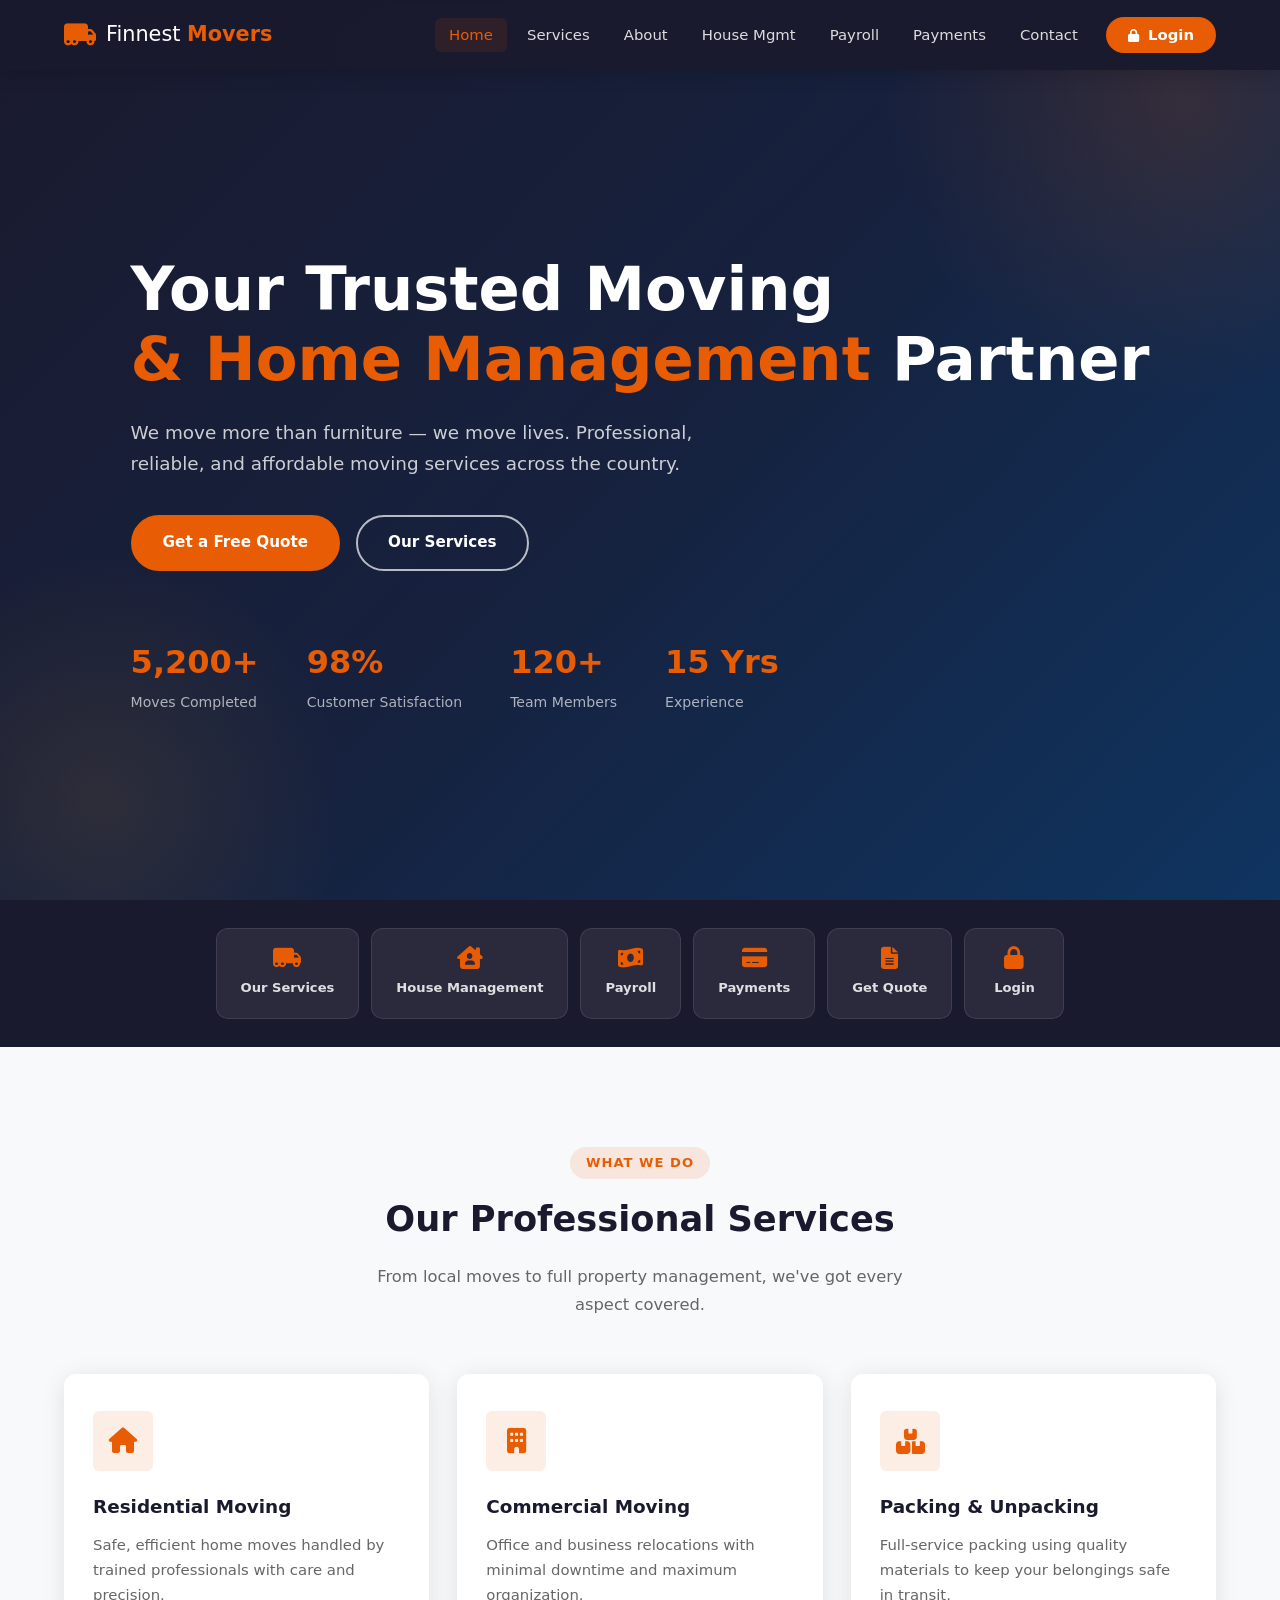
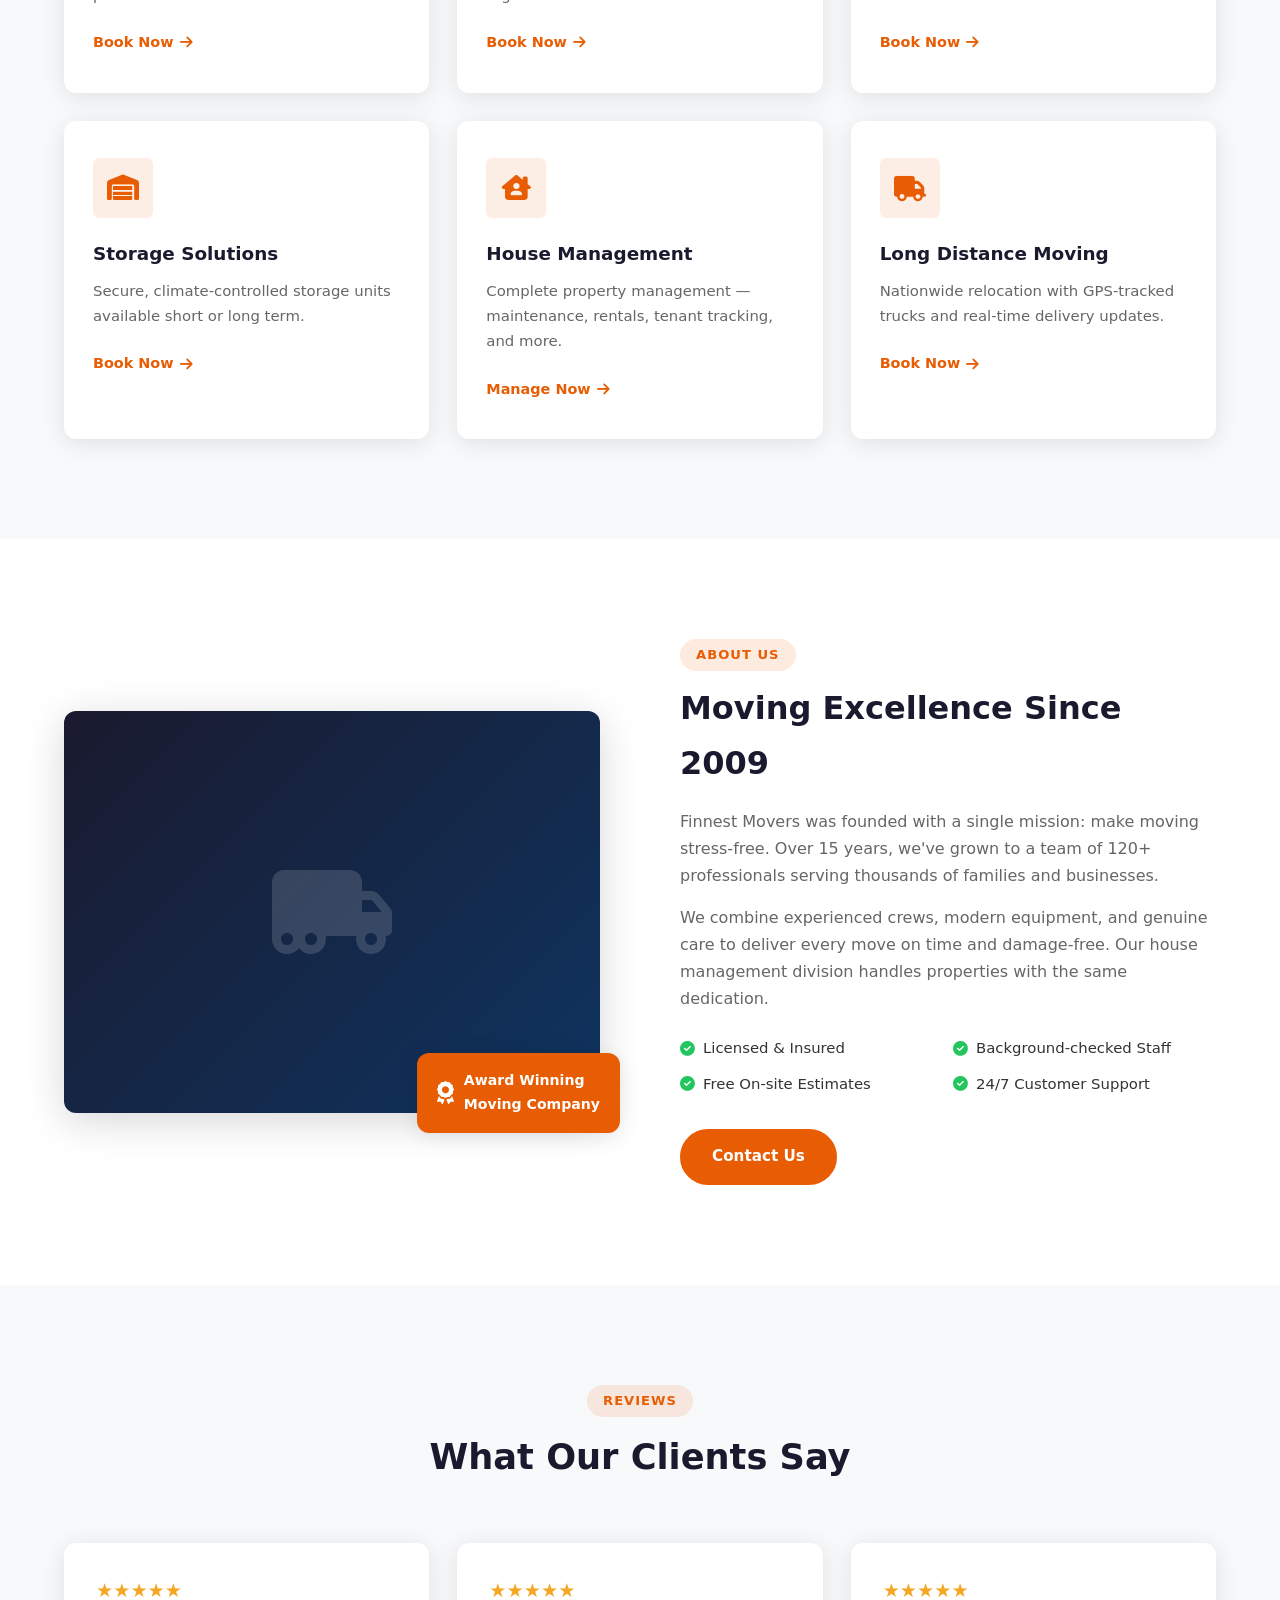
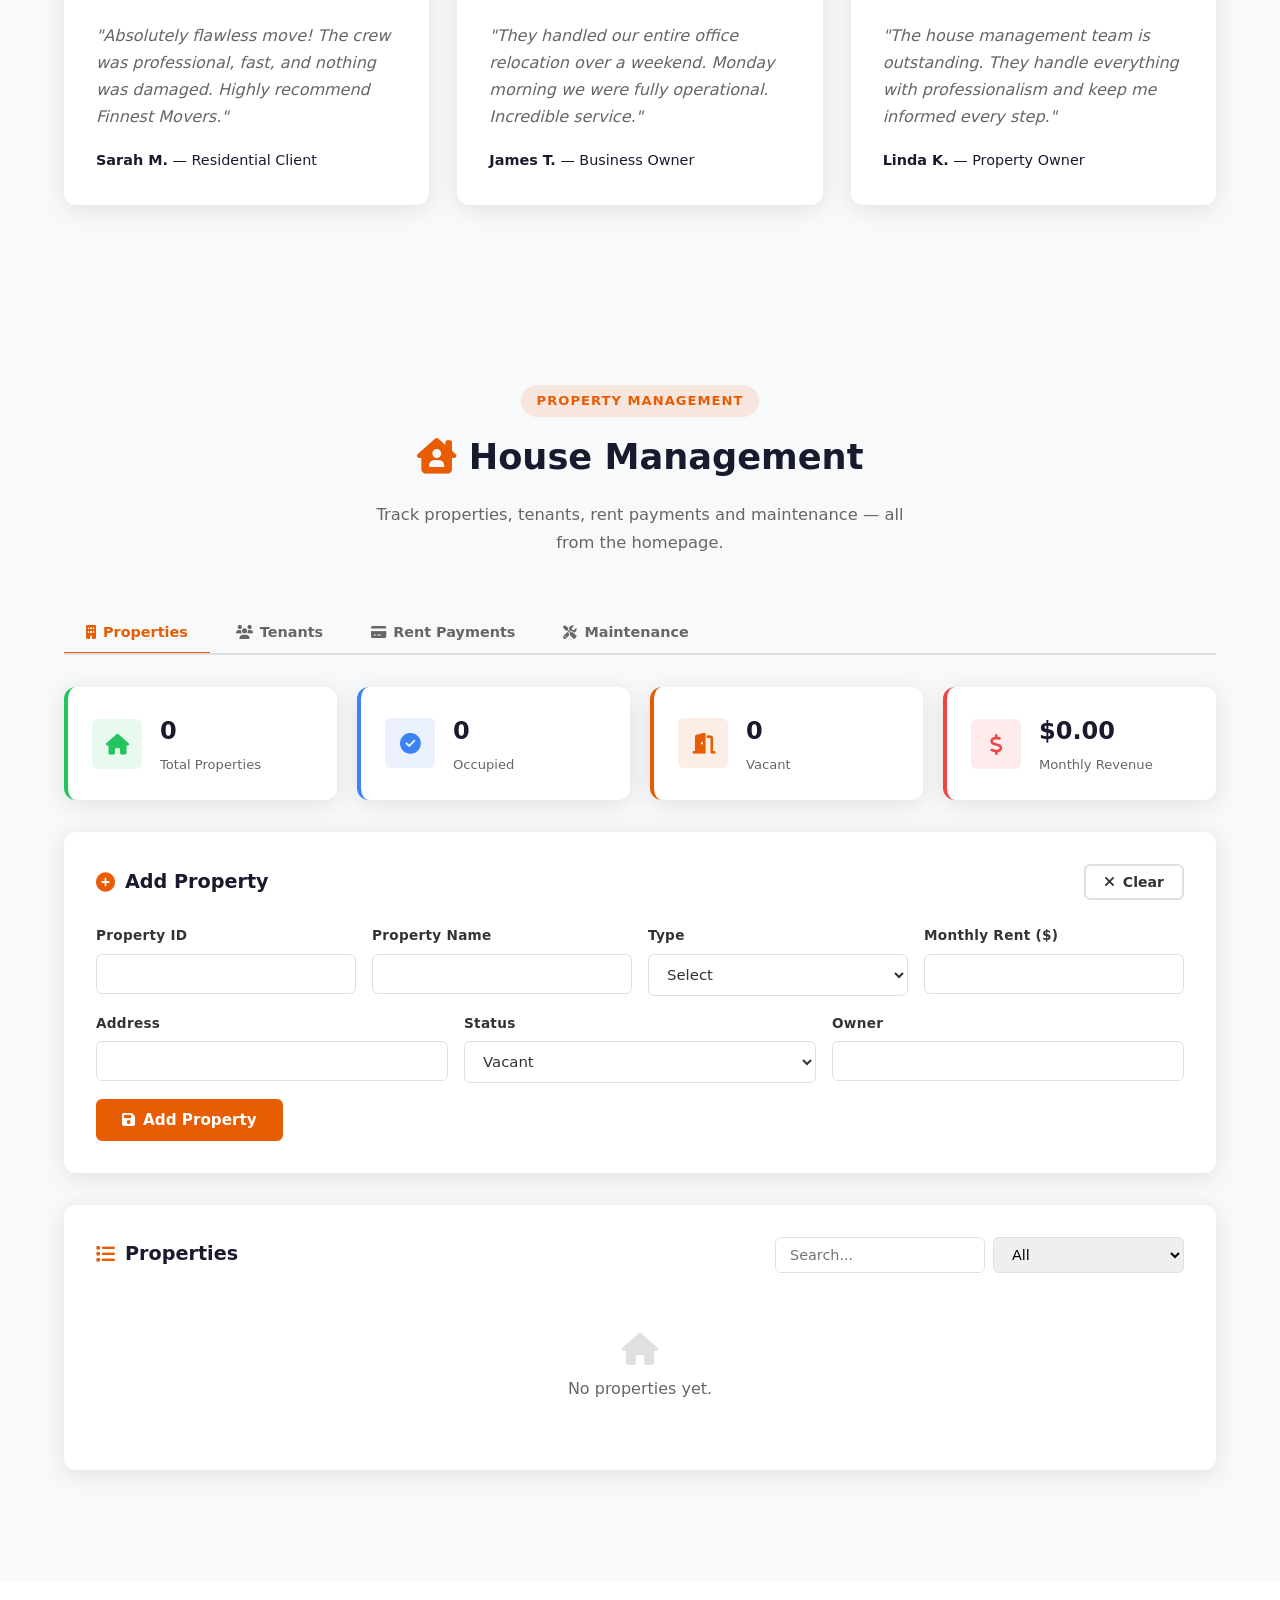
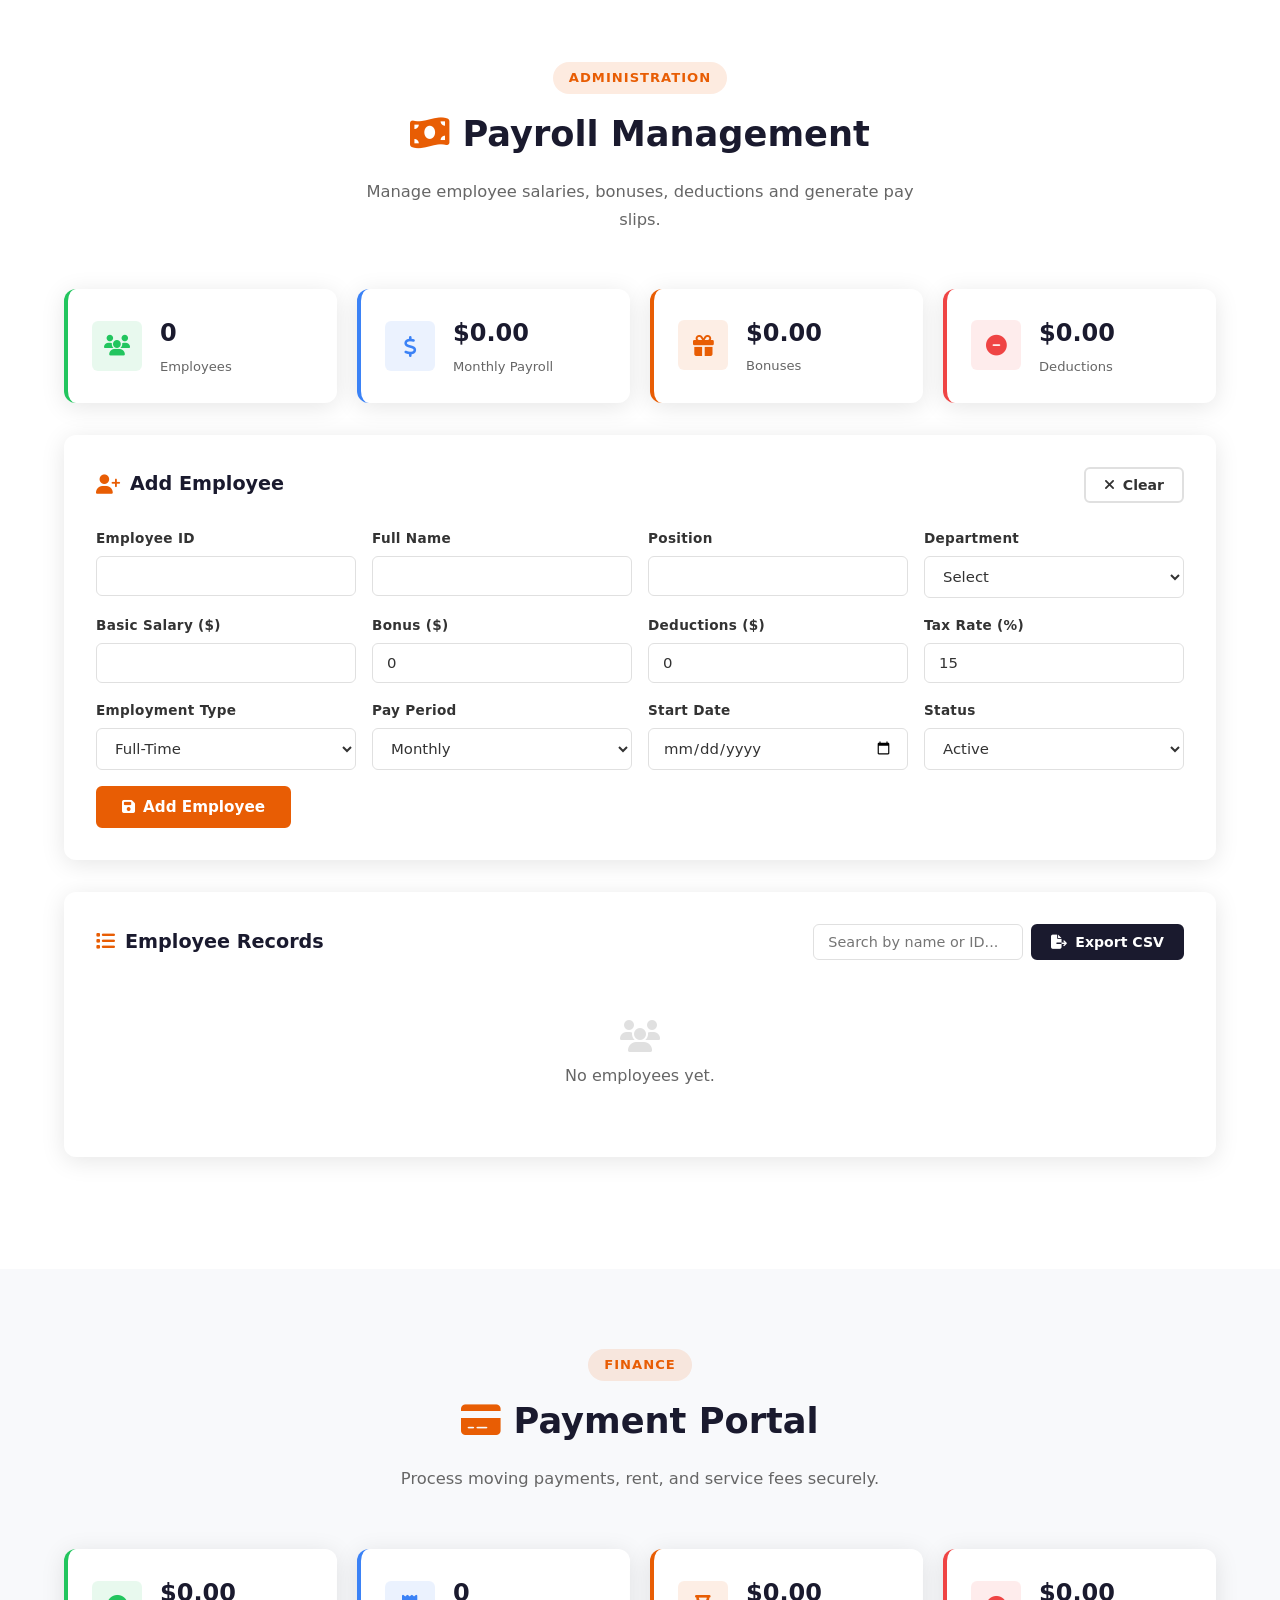
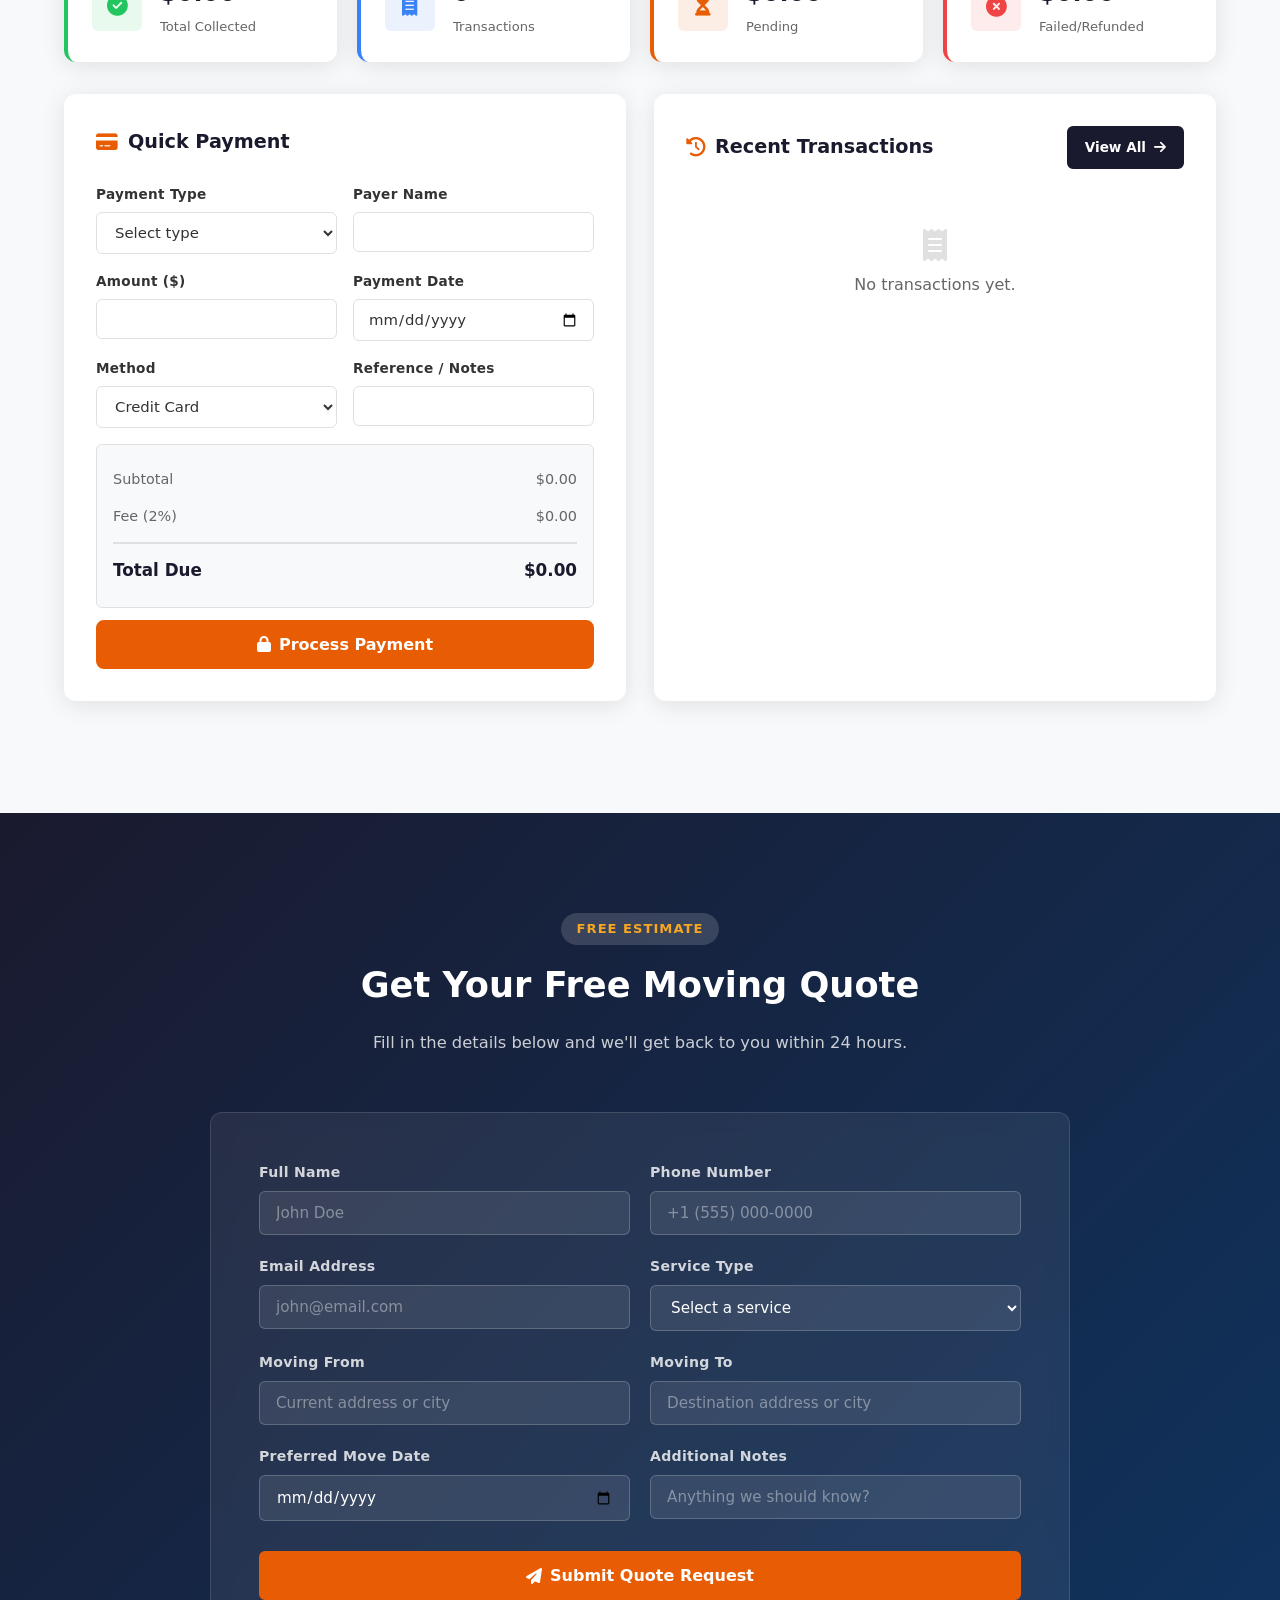
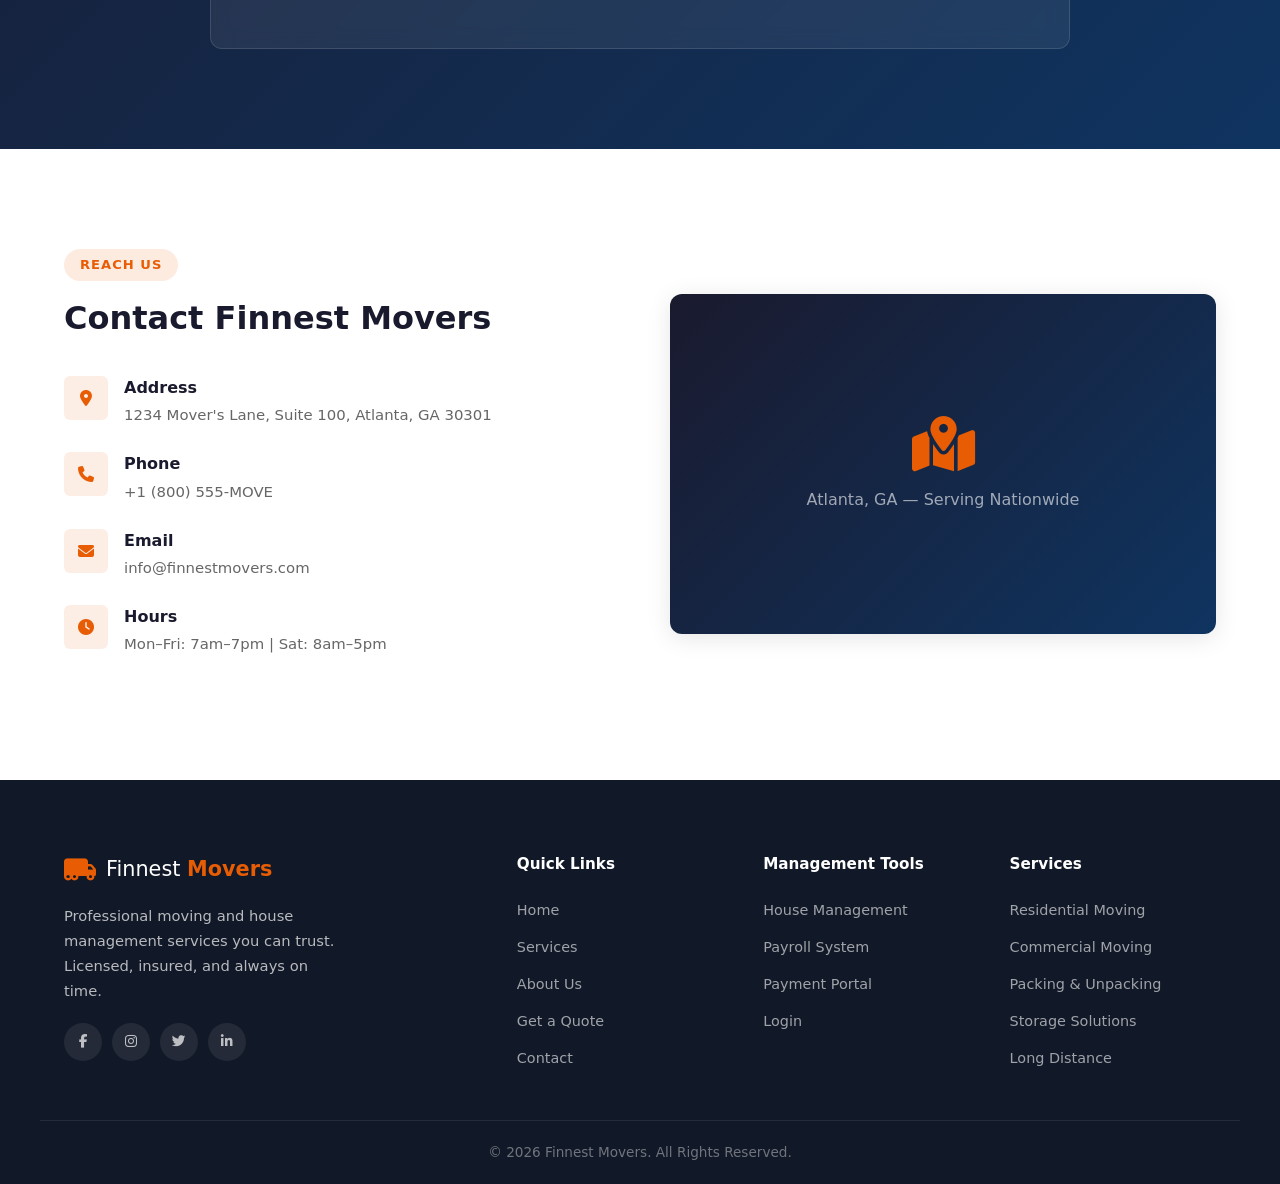
<file: index.html>
<!DOCTYPE html>
<html lang="en">
<head>
  <meta charset="UTF-8" />
  <meta name="viewport" content="width=device-width, initial-scale=1.0" />
  <title>Finnest Movers - Professional Moving & House Management</title>
  <link rel="stylesheet" href="styles.css" />
  <link rel="stylesheet" href="https://cdnjs.cloudflare.com/ajax/libs/font-awesome/6.5.0/css/all.min.css" />
</head>
<body>

  <!-- ===== NAVIGATION ===== -->
  <nav class="navbar" id="navbar">
    <div class="nav-container">
      <a href="index.html" class="nav-logo">
        <i class="fas fa-truck-moving"></i>
        <span>Finnest <strong>Movers</strong></span>
      </a>
      <ul class="nav-menu" id="navMenu">
        <li><a href="#home"             class="nav-link active">Home</a></li>
        <li><a href="#services"         class="nav-link">Services</a></li>
        <li><a href="#about"            class="nav-link">About</a></li>
        <li><a href="#home-management-section"  class="nav-link">House Mgmt</a></li>
        <li><a href="#payroll-section"  class="nav-link">Payroll</a></li>
        <li><a href="#payment-section"  class="nav-link">Payments</a></li>
        <li><a href="#contact"          class="nav-link">Contact</a></li>
        <li><a href="login.html"        class="nav-link btn-quote"><i class="fas fa-lock"></i> Login</a></li>
      </ul>
      <div class="hamburger" id="hamburger">
        <span></span><span></span><span></span>
      </div>
    </div>
  </nav>

  <!-- ===== HERO ===== -->
  <section class="hero" id="home">
    <div class="hero-overlay"></div>
    <div class="hero-content">
      <h1>Your Trusted Moving <br /><span>&amp; Home Management</span> Partner</h1>
      <p>We move more than furniture — we move lives. Professional, reliable, and affordable moving services across the country.</p>
      <div class="hero-buttons">
        <a href="#quote"    class="btn btn-primary">Get a Free Quote</a>
        <a href="#services" class="btn btn-outline">Our Services</a>
      </div>
      <div class="hero-stats">
        <div class="stat"><h3>5,200+</h3><p>Moves Completed</p></div>
        <div class="stat"><h3>98%</h3><p>Customer Satisfaction</p></div>
        <div class="stat"><h3>120+</h3><p>Team Members</p></div>
        <div class="stat"><h3>15 Yrs</h3><p>Experience</p></div>
      </div>
    </div>
  </section>

  <!-- ===== QUICK LINKS DASHBOARD ===== -->
  <section class="quick-links-section">
    <div class="container">
      <div class="quick-links-grid">
        <a href="#services" class="quick-link-card">
          <i class="fas fa-truck-moving"></i>
          <span>Our Services</span>
        </a>
        <a href="#home-management-section" class="quick-link-card">
          <i class="fas fa-house-chimney-user"></i>
          <span>House Management</span>
        </a>
        <a href="#payroll-section" class="quick-link-card">
          <i class="fas fa-money-bill-wave"></i>
          <span>Payroll</span>
        </a>
        <a href="#payment-section" class="quick-link-card">
          <i class="fas fa-credit-card"></i>
          <span>Payments</span>
        </a>
        <a href="#quote" class="quick-link-card">
          <i class="fas fa-file-alt"></i>
          <span>Get Quote</span>
        </a>
        <a href="login.html" class="quick-link-card">
          <i class="fas fa-lock"></i>
          <span>Login</span>
        </a>
      </div>
    </div>
  </section>

  <!-- ===== SERVICES ===== -->
  <section class="services" id="services">
    <div class="container">
      <div class="section-header">
        <span class="section-tag">What We Do</span>
        <h2>Our Professional Services</h2>
        <p>From local moves to full property management, we've got every aspect covered.</p>
      </div>
      <div class="services-grid">
        <div class="service-card">
          <div class="service-icon"><i class="fas fa-home"></i></div>
          <h3>Residential Moving</h3>
          <p>Safe, efficient home moves handled by trained professionals with care and precision.</p>
          <a href="#quote" class="service-link">Book Now <i class="fas fa-arrow-right"></i></a>
        </div>
        <div class="service-card">
          <div class="service-icon"><i class="fas fa-building"></i></div>
          <h3>Commercial Moving</h3>
          <p>Office and business relocations with minimal downtime and maximum organization.</p>
          <a href="#quote" class="service-link">Book Now <i class="fas fa-arrow-right"></i></a>
        </div>
        <div class="service-card">
          <div class="service-icon"><i class="fas fa-boxes-stacked"></i></div>
          <h3>Packing &amp; Unpacking</h3>
          <p>Full-service packing using quality materials to keep your belongings safe in transit.</p>
          <a href="#quote" class="service-link">Book Now <i class="fas fa-arrow-right"></i></a>
        </div>
        <div class="service-card">
          <div class="service-icon"><i class="fas fa-warehouse"></i></div>
          <h3>Storage Solutions</h3>
          <p>Secure, climate-controlled storage units available short or long term.</p>
          <a href="#quote" class="service-link">Book Now <i class="fas fa-arrow-right"></i></a>
        </div>
        <div class="service-card">
          <div class="service-icon"><i class="fas fa-house-chimney-user"></i></div>
          <h3>House Management</h3>
          <p>Complete property management — maintenance, rentals, tenant tracking, and more.</p>
          <a href="#home-management-section" class="service-link">Manage Now <i class="fas fa-arrow-right"></i></a>
        </div>
        <div class="service-card">
          <div class="service-icon"><i class="fas fa-truck"></i></div>
          <h3>Long Distance Moving</h3>
          <p>Nationwide relocation with GPS-tracked trucks and real-time delivery updates.</p>
          <a href="#quote" class="service-link">Book Now <i class="fas fa-arrow-right"></i></a>
        </div>
      </div>
    </div>
  </section>

  <!-- ===== ABOUT ===== -->
  <section class="about" id="about">
    <div class="container about-container">
      <div class="about-image">
        <div class="about-img-placeholder">
          <i class="fas fa-truck-moving"></i>
        </div>
        <div class="about-badge">
          <i class="fas fa-award"></i>
          <span>Award Winning<br/>Moving Company</span>
        </div>
      </div>
      <div class="about-content">
        <span class="section-tag">About Us</span>
        <h2>Moving Excellence Since 2009</h2>
        <p>Finnest Movers was founded with a single mission: make moving stress-free. Over 15 years, we've grown to a team of 120+ professionals serving thousands of families and businesses.</p>
        <p>We combine experienced crews, modern equipment, and genuine care to deliver every move on time and damage-free. Our house management division handles properties with the same dedication.</p>
        <div class="about-features">
          <div class="feature"><i class="fas fa-check-circle"></i> Licensed &amp; Insured</div>
          <div class="feature"><i class="fas fa-check-circle"></i> Background-checked Staff</div>
          <div class="feature"><i class="fas fa-check-circle"></i> Free On-site Estimates</div>
          <div class="feature"><i class="fas fa-check-circle"></i> 24/7 Customer Support</div>
        </div>
        <a href="#contact" class="btn btn-primary">Contact Us</a>
      </div>
    </div>
  </section>

  <!-- ===== TESTIMONIALS ===== -->
  <section class="testimonials">
    <div class="container">
      <div class="section-header">
        <span class="section-tag">Reviews</span>
        <h2>What Our Clients Say</h2>
      </div>
      <div class="testimonials-grid">
        <div class="testimonial-card">
          <div class="stars">★★★★★</div>
          <p>"Absolutely flawless move! The crew was professional, fast, and nothing was damaged. Highly recommend Finnest Movers."</p>
          <div class="client"><strong>Sarah M.</strong> — Residential Client</div>
        </div>
        <div class="testimonial-card">
          <div class="stars">★★★★★</div>
          <p>"They handled our entire office relocation over a weekend. Monday morning we were fully operational. Incredible service."</p>
          <div class="client"><strong>James T.</strong> — Business Owner</div>
        </div>
        <div class="testimonial-card">
          <div class="stars">★★★★★</div>
          <p>"The house management team is outstanding. They handle everything with professionalism and keep me informed every step."</p>
          <div class="client"><strong>Linda K.</strong> — Property Owner</div>
        </div>
      </div>
    </div>
  </section>

  <!-- ═══════════════════════════════════════════
       HOUSE MANAGEMENT SECTION (embedded)
       ═══════════════════════════════════════════ -->
  <section class="embedded-section" id="home-management-section">
    <div class="container">
      <div class="section-header">
        <span class="section-tag">Property Management</span>
        <h2><i class="fas fa-house-chimney-user" style="color:var(--primary);"></i> House Management</h2>
        <p>Track properties, tenants, rent payments and maintenance — all from the homepage.</p>
      </div>

      <!-- HM Tabs -->
      <div class="inline-tabs-bar">
        <button class="inline-tab active" data-group="hm" data-tab="hm-properties"><i class="fas fa-building"></i> Properties</button>
        <button class="inline-tab" data-group="hm" data-tab="hm-tenants"><i class="fas fa-users"></i> Tenants</button>
        <button class="inline-tab" data-group="hm" data-tab="hm-payments"><i class="fas fa-credit-card"></i> Rent Payments</button>
        <button class="inline-tab" data-group="hm" data-tab="hm-maintenance"><i class="fas fa-tools"></i> Maintenance</button>
      </div>

      <!-- ── HM: Properties ── -->
      <div class="inline-tab-content active" id="hm-properties">
        <div class="summary-cards">
          <div class="summary-card green"><div class="summary-icon"><i class="fas fa-home"></i></div><div class="summary-info"><h4 id="idx-propTotal">0</h4><p>Total Properties</p></div></div>
          <div class="summary-card blue"><div class="summary-icon"><i class="fas fa-check-circle"></i></div><div class="summary-info"><h4 id="idx-propOccupied">0</h4><p>Occupied</p></div></div>
          <div class="summary-card orange"><div class="summary-icon"><i class="fas fa-door-open"></i></div><div class="summary-info"><h4 id="idx-propVacant">0</h4><p>Vacant</p></div></div>
          <div class="summary-card red"><div class="summary-icon"><i class="fas fa-dollar-sign"></i></div><div class="summary-info"><h4 id="idx-propRevenue">$0</h4><p>Monthly Revenue</p></div></div>
        </div>
        <div class="panel">
          <div class="panel-header">
            <h3><i class="fas fa-plus-circle"></i> <span id="idx-propFormTitle">Add Property</span></h3>
            <button class="btn btn-outline" onclick="idxClearPropForm()" style="color:var(--text);border-color:var(--border);padding:8px 18px;border-radius:6px;font-size:0.88rem;"><i class="fas fa-times"></i> Clear</button>
          </div>
          <form id="idx-propertyForm">
            <input type="hidden" id="idx-propEditIndex" value="-1" />
            <div class="form-row">
              <div class="form-group"><label>Property ID</label><input type="text" id="idx-propId" placeholder="PROP-001" required /></div>
              <div class="form-group"><label>Property Name</label><input type="text" id="idx-propName" placeholder="Sunset Apartments Unit 3" required /></div>
              <div class="form-group"><label>Type</label><select id="idx-propType" required><option value="">Select</option><option>Apartment</option><option>House</option><option>Condo</option><option>Townhouse</option><option>Commercial</option><option>Storage Unit</option></select></div>
              <div class="form-group"><label>Monthly Rent ($)</label><input type="number" id="idx-propRent" placeholder="0.00" min="0" step="0.01" required /></div>
            </div>
            <div class="form-row">
              <div class="form-group"><label>Address</label><input type="text" id="idx-propAddress" placeholder="123 Main St, Atlanta, GA" required /></div>
              <div class="form-group"><label>Status</label><select id="idx-propStatus"><option>Vacant</option><option>Occupied</option><option>Under Maintenance</option><option>For Sale</option></select></div>
              <div class="form-group"><label>Owner</label><input type="text" id="idx-propOwner" placeholder="Owner name" /></div>
            </div>
            <button type="submit" class="btn btn-primary" style="border-radius:6px;padding:10px 24px;"><i class="fas fa-save"></i> <span id="idx-propSubmitText">Add Property</span></button>
          </form>
        </div>
        <div class="panel">
          <div class="panel-header">
            <h3><i class="fas fa-list"></i> Properties</h3>
            <div style="display:flex;gap:8px;flex-wrap:wrap;">
              <input type="text" id="idx-propSearch" placeholder="Search..." style="padding:8px 14px;border:1.5px solid var(--border);border-radius:6px;font-size:0.9rem;outline:none;min-width:180px;" />
              <select id="idx-propFilterStatus" style="padding:8px 14px;border:1.5px solid var(--border);border-radius:6px;font-size:0.9rem;outline:none;"><option value="">All</option><option>Vacant</option><option>Occupied</option><option>Under Maintenance</option><option>For Sale</option></select>
            </div>
          </div>
          <div class="table-wrapper">
            <table><thead><tr><th>ID</th><th>Name</th><th>Type</th><th>Address</th><th>Rent</th><th>Status</th><th>Actions</th></tr></thead>
            <tbody id="idx-propertiesBody"></tbody></table>
            <div id="idx-emptyProperties" style="text-align:center;padding:36px;color:var(--text-light);display:none;"><i class="fas fa-home" style="font-size:2rem;color:var(--border);display:block;margin-bottom:10px;"></i>No properties yet.</div>
          </div>
        </div>
      </div>

      <!-- ── HM: Tenants ── -->
      <div class="inline-tab-content" id="hm-tenants" style="display:none;">
        <div class="summary-cards">
          <div class="summary-card green"><div class="summary-icon"><i class="fas fa-user-check"></i></div><div class="summary-info"><h4 id="idx-tenantTotal">0</h4><p>Total Tenants</p></div></div>
          <div class="summary-card blue"><div class="summary-icon"><i class="fas fa-user-clock"></i></div><div class="summary-info"><h4 id="idx-tenantActive">0</h4><p>Active</p></div></div>
          <div class="summary-card orange"><div class="summary-icon"><i class="fas fa-user-times"></i></div><div class="summary-info"><h4 id="idx-tenantExpiring">0</h4><p>Expiring Soon</p></div></div>
          <div class="summary-card red"><div class="summary-icon"><i class="fas fa-exclamation-circle"></i></div><div class="summary-info"><h4 id="idx-tenantOverdue">0</h4><p>Overdue</p></div></div>
        </div>
        <div class="panel">
          <div class="panel-header">
            <h3><i class="fas fa-user-plus"></i> <span id="idx-tenantFormTitle">Add Tenant</span></h3>
            <button class="btn btn-outline" onclick="idxClearTenantForm()" style="color:var(--text);border-color:var(--border);padding:8px 18px;border-radius:6px;font-size:0.88rem;"><i class="fas fa-times"></i> Clear</button>
          </div>
          <form id="idx-tenantForm">
            <input type="hidden" id="idx-tenantEditIndex" value="-1" />
            <div class="form-row">
              <div class="form-group"><label>Tenant ID</label><input type="text" id="idx-tenantId" placeholder="TEN-001" required /></div>
              <div class="form-group"><label>Full Name</label><input type="text" id="idx-tenantName" placeholder="Jane Smith" required /></div>
              <div class="form-group"><label>Phone</label><input type="tel" id="idx-tenantPhone" placeholder="+1 (555) 000-0000" required /></div>
              <div class="form-group"><label>Property ID</label><input type="text" id="idx-tenantPropId" placeholder="PROP-001" required /></div>
            </div>
            <div class="form-row">
              <div class="form-group"><label>Lease Start</label><input type="date" id="idx-tenantLeaseStart" required /></div>
              <div class="form-group"><label>Lease End</label><input type="date" id="idx-tenantLeaseEnd" required /></div>
              <div class="form-group"><label>Monthly Rent ($)</label><input type="number" id="idx-tenantRent" placeholder="0.00" min="0" step="0.01" required /></div>
              <div class="form-group"><label>Status</label><select id="idx-tenantStatus"><option>Active</option><option>Expiring Soon</option><option>Overdue</option><option>Terminated</option></select></div>
            </div>
            <button type="submit" class="btn btn-primary" style="border-radius:6px;padding:10px 24px;"><i class="fas fa-save"></i> <span id="idx-tenantSubmitText">Add Tenant</span></button>
          </form>
        </div>
        <div class="panel">
          <div class="panel-header">
            <h3><i class="fas fa-list"></i> Tenants</h3>
            <input type="text" id="idx-tenantSearch" placeholder="Search..." style="padding:8px 14px;border:1.5px solid var(--border);border-radius:6px;font-size:0.9rem;outline:none;min-width:180px;" />
          </div>
          <div class="table-wrapper">
            <table><thead><tr><th>ID</th><th>Name</th><th>Phone</th><th>Property</th><th>Lease End</th><th>Rent</th><th>Status</th><th>Actions</th></tr></thead>
            <tbody id="idx-tenantsBody"></tbody></table>
            <div id="idx-emptyTenants" style="text-align:center;padding:36px;color:var(--text-light);display:none;"><i class="fas fa-users" style="font-size:2rem;color:var(--border);display:block;margin-bottom:10px;"></i>No tenants yet.</div>
          </div>
        </div>
      </div>

      <!-- ── HM: Rent Payments ── -->
      <div class="inline-tab-content" id="hm-payments" style="display:none;">
        <div class="summary-cards">
          <div class="summary-card green"><div class="summary-icon"><i class="fas fa-check-circle"></i></div><div class="summary-info"><h4 id="idx-payPaid">$0</h4><p>Paid</p></div></div>
          <div class="summary-card red"><div class="summary-icon"><i class="fas fa-hourglass-half"></i></div><div class="summary-info"><h4 id="idx-payPending">$0</h4><p>Pending</p></div></div>
          <div class="summary-card blue"><div class="summary-icon"><i class="fas fa-receipt"></i></div><div class="summary-info"><h4 id="idx-payCount">0</h4><p>Transactions</p></div></div>
          <div class="summary-card orange"><div class="summary-icon"><i class="fas fa-ban"></i></div><div class="summary-info"><h4 id="idx-payOverdue">$0</h4><p>Overdue</p></div></div>
        </div>
        <div class="panel">
          <div class="panel-header"><h3><i class="fas fa-plus-circle"></i> Log Rent Payment</h3></div>
          <form id="idx-paymentForm">
            <div class="form-row">
              <div class="form-group"><label>Tenant ID</label><input type="text" id="idx-payTenantId" placeholder="TEN-001" required /></div>
              <div class="form-group"><label>Tenant Name</label><input type="text" id="idx-payTenantName" placeholder="Jane Smith" required /></div>
              <div class="form-group"><label>Property ID</label><input type="text" id="idx-payPropId" placeholder="PROP-001" required /></div>
              <div class="form-group"><label>Amount ($)</label><input type="number" id="idx-payAmount" placeholder="0.00" min="0" step="0.01" required /></div>
            </div>
            <div class="form-row">
              <div class="form-group"><label>Period</label><input type="text" id="idx-payPeriod" placeholder="September 2026" required /></div>
              <div class="form-group"><label>Date</label><input type="date" id="idx-payDate" required /></div>
              <div class="form-group"><label>Method</label><select id="idx-payMethod"><option>Bank Transfer</option><option>Cash</option><option>Check</option><option>Online Portal</option><option>Mobile Money</option></select></div>
              <div class="form-group"><label>Status</label><select id="idx-payStatus"><option>Paid</option><option>Pending</option><option>Overdue</option><option>Partial</option></select></div>
            </div>
            <button type="submit" class="btn btn-primary" style="border-radius:6px;padding:10px 24px;"><i class="fas fa-save"></i> Log Payment</button>
          </form>
        </div>
        <div class="panel">
          <div class="panel-header">
            <h3><i class="fas fa-list"></i> Payment History</h3>
            <button class="btn btn-secondary" id="idx-exportPayBtn" style="padding:8px 18px;border-radius:6px;font-size:0.88rem;"><i class="fas fa-file-export"></i> Export CSV</button>
          </div>
          <div class="table-wrapper">
            <table><thead><tr><th>Receipt</th><th>Tenant</th><th>Property</th><th>Amount</th><th>Period</th><th>Date</th><th>Method</th><th>Status</th><th>Actions</th></tr></thead>
            <tbody id="idx-paymentsBody"></tbody></table>
            <div id="idx-emptyPayments" style="text-align:center;padding:36px;color:var(--text-light);display:none;"><i class="fas fa-receipt" style="font-size:2rem;color:var(--border);display:block;margin-bottom:10px;"></i>No payments yet.</div>
          </div>
        </div>
      </div>

      <!-- ── HM: Maintenance ── -->
      <div class="inline-tab-content" id="hm-maintenance" style="display:none;">
        <div class="summary-cards">
          <div class="summary-card orange"><div class="summary-icon"><i class="fas fa-tools"></i></div><div class="summary-info"><h4 id="idx-maintOpen">0</h4><p>Open</p></div></div>
          <div class="summary-card blue"><div class="summary-icon"><i class="fas fa-spinner"></i></div><div class="summary-info"><h4 id="idx-maintProgress">0</h4><p>In Progress</p></div></div>
          <div class="summary-card green"><div class="summary-icon"><i class="fas fa-check-double"></i></div><div class="summary-info"><h4 id="idx-maintDone">0</h4><p>Completed</p></div></div>
          <div class="summary-card red"><div class="summary-icon"><i class="fas fa-exclamation-triangle"></i></div><div class="summary-info"><h4 id="idx-maintUrgent">0</h4><p>Urgent</p></div></div>
        </div>
        <div class="panel">
          <div class="panel-header">
            <h3><i class="fas fa-plus-circle"></i> Log Maintenance Request</h3>
            <button class="btn btn-outline" onclick="idxClearMaintForm()" style="color:var(--text);border-color:var(--border);padding:8px 18px;border-radius:6px;font-size:0.88rem;"><i class="fas fa-times"></i> Clear</button>
          </div>
          <form id="idx-maintenanceForm">
            <input type="hidden" id="idx-maintEditIndex" value="-1" />
            <div class="form-row">
              <div class="form-group"><label>Request ID</label><input type="text" id="idx-maintId" placeholder="MNT-001" required /></div>
              <div class="form-group"><label>Property ID</label><input type="text" id="idx-maintPropId" placeholder="PROP-001" required /></div>
              <div class="form-group"><label>Reported By</label><input type="text" id="idx-maintReporter" placeholder="Name" required /></div>
              <div class="form-group"><label>Category</label><select id="idx-maintCategory" required><option value="">Select</option><option>Plumbing</option><option>Electrical</option><option>HVAC</option><option>Appliance</option><option>Structural</option><option>Pest Control</option><option>Painting</option><option>Other</option></select></div>
            </div>
            <div class="form-row">
              <div class="form-group"><label>Description</label><input type="text" id="idx-maintDesc" placeholder="Describe the issue..." required /></div>
              <div class="form-group"><label>Priority</label><select id="idx-maintPriority"><option>Low</option><option>Medium</option><option>High</option><option>Urgent</option></select></div>
              <div class="form-group"><label>Status</label><select id="idx-maintStatus"><option>Open</option><option>In Progress</option><option>Completed</option><option>On Hold</option></select></div>
              <div class="form-group"><label>Date</label><input type="date" id="idx-maintDate" required /></div>
            </div>
            <button type="submit" class="btn btn-primary" style="border-radius:6px;padding:10px 24px;"><i class="fas fa-save"></i> <span id="idx-maintSubmitText">Log Request</span></button>
          </form>
        </div>
        <div class="panel">
          <div class="panel-header">
            <h3><i class="fas fa-list"></i> Maintenance Requests</h3>
            <input type="text" id="idx-maintSearch" placeholder="Search..." style="padding:8px 14px;border:1.5px solid var(--border);border-radius:6px;font-size:0.9rem;outline:none;min-width:180px;" />
          </div>
          <div class="table-wrapper">
            <table><thead><tr><th>ID</th><th>Property</th><th>Category</th><th>Description</th><th>Priority</th><th>Date</th><th>Status</th><th>Actions</th></tr></thead>
            <tbody id="idx-maintenanceBody"></tbody></table>
            <div id="idx-emptyMaintenance" style="text-align:center;padding:36px;color:var(--text-light);display:none;"><i class="fas fa-tools" style="font-size:2rem;color:var(--border);display:block;margin-bottom:10px;"></i>No requests yet.</div>
          </div>
        </div>
      </div>
    </div>
  </section>

  <!-- ═══════════════════════════════════════════
       PAYROLL SECTION (embedded)
       ═══════════════════════════════════════════ -->
  <section class="embedded-section alt-bg" id="payroll-section">
    <div class="container">
      <div class="section-header">
        <span class="section-tag">Administration</span>
        <h2><i class="fas fa-money-bill-wave" style="color:var(--primary);"></i> Payroll Management</h2>
        <p>Manage employee salaries, bonuses, deductions and generate pay slips.</p>
      </div>

      <!-- Payroll Summary -->
      <div class="summary-cards">
        <div class="summary-card green"><div class="summary-icon"><i class="fas fa-users"></i></div><div class="summary-info"><h4 id="idx-totalEmployees">0</h4><p>Employees</p></div></div>
        <div class="summary-card blue"><div class="summary-icon"><i class="fas fa-dollar-sign"></i></div><div class="summary-info"><h4 id="idx-totalPayroll">$0</h4><p>Monthly Payroll</p></div></div>
        <div class="summary-card orange"><div class="summary-icon"><i class="fas fa-gift"></i></div><div class="summary-info"><h4 id="idx-totalBonuses">$0</h4><p>Bonuses</p></div></div>
        <div class="summary-card red"><div class="summary-icon"><i class="fas fa-minus-circle"></i></div><div class="summary-info"><h4 id="idx-totalDeductions">$0</h4><p>Deductions</p></div></div>
      </div>

      <!-- Add Employee Form -->
      <div class="panel">
        <div class="panel-header">
          <h3><i class="fas fa-user-plus"></i> <span id="idx-empFormTitle">Add Employee</span></h3>
          <button class="btn btn-outline" onclick="idxClearEmpForm()" style="color:var(--text);border-color:var(--border);padding:8px 18px;border-radius:6px;font-size:0.88rem;"><i class="fas fa-times"></i> Clear</button>
        </div>
        <form id="idx-employeeForm">
          <input type="hidden" id="idx-editIndex" value="-1" />
          <div class="form-row">
            <div class="form-group"><label>Employee ID</label><input type="text" id="idx-empId" placeholder="FM-001" required /></div>
            <div class="form-group"><label>Full Name</label><input type="text" id="idx-empName" placeholder="John Doe" required /></div>
            <div class="form-group"><label>Position</label><input type="text" id="idx-empRole" placeholder="Truck Driver" required /></div>
            <div class="form-group"><label>Department</label><select id="idx-empDept" required><option value="">Select</option><option>Moving Operations</option><option>Packing & Storage</option><option>House Management</option><option>Administration</option><option>Customer Service</option><option>Logistics</option></select></div>
          </div>
          <div class="form-row">
            <div class="form-group"><label>Basic Salary ($)</label><input type="number" id="idx-empSalary" placeholder="0.00" min="0" step="0.01" required /></div>
            <div class="form-group"><label>Bonus ($)</label><input type="number" id="idx-empBonus" placeholder="0.00" min="0" step="0.01" value="0" /></div>
            <div class="form-group"><label>Deductions ($)</label><input type="number" id="idx-empDeductions" placeholder="0.00" min="0" step="0.01" value="0" /></div>
            <div class="form-group"><label>Tax Rate (%)</label><input type="number" id="idx-empTax" placeholder="15" min="0" max="100" value="15" /></div>
          </div>
          <div class="form-row">
            <div class="form-group"><label>Employment Type</label><select id="idx-empType"><option>Full-Time</option><option>Part-Time</option><option>Contract</option></select></div>
            <div class="form-group"><label>Pay Period</label><select id="idx-empPeriod"><option>Monthly</option><option>Bi-Weekly</option><option>Weekly</option></select></div>
            <div class="form-group"><label>Start Date</label><input type="date" id="idx-empStartDate" required /></div>
            <div class="form-group"><label>Status</label><select id="idx-empStatus"><option>Active</option><option>On Leave</option><option>Terminated</option></select></div>
          </div>
          <button type="submit" class="btn btn-primary" style="border-radius:6px;padding:10px 24px;"><i class="fas fa-save"></i> <span id="idx-empSubmitText">Add Employee</span></button>
        </form>
      </div>

      <!-- Employee Table -->
      <div class="panel">
        <div class="panel-header">
          <h3><i class="fas fa-list"></i> Employee Records</h3>
          <div style="display:flex;gap:8px;flex-wrap:wrap;">
            <input type="text" id="idx-empSearch" placeholder="Search by name or ID..." style="padding:8px 14px;border:1.5px solid var(--border);border-radius:6px;font-size:0.9rem;outline:none;min-width:180px;" />
            <button class="btn btn-secondary" id="idx-exportPayrollBtn" style="padding:8px 18px;border-radius:6px;font-size:0.88rem;"><i class="fas fa-file-export"></i> Export CSV</button>
          </div>
        </div>
        <div class="table-wrapper">
          <table><thead><tr><th>ID</th><th>Name</th><th>Role</th><th>Dept</th><th>Salary</th><th>Bonus</th><th>Net Pay</th><th>Status</th><th>Actions</th></tr></thead>
          <tbody id="idx-payrollBody"></tbody></table>
          <div id="idx-emptyPayroll" style="text-align:center;padding:36px;color:var(--text-light);display:none;"><i class="fas fa-users" style="font-size:2rem;color:var(--border);display:block;margin-bottom:10px;"></i>No employees yet.</div>
        </div>
      </div>
    </div>
  </section>

  <!-- ═══════════════════════════════════════════
       PAYMENT SECTION (embedded)
       ═══════════════════════════════════════════ -->
  <section class="embedded-section" id="payment-section">
    <div class="container">
      <div class="section-header">
        <span class="section-tag">Finance</span>
        <h2><i class="fas fa-credit-card" style="color:var(--primary);"></i> Payment Portal</h2>
        <p>Process moving payments, rent, and service fees securely.</p>
      </div>

      <!-- Payment Summary -->
      <div class="summary-cards">
        <div class="summary-card green"><div class="summary-icon"><i class="fas fa-check-circle"></i></div><div class="summary-info"><h4 id="idx-pmtTotalPaid">$0</h4><p>Total Collected</p></div></div>
        <div class="summary-card blue"><div class="summary-icon"><i class="fas fa-receipt"></i></div><div class="summary-info"><h4 id="idx-pmtCount">0</h4><p>Transactions</p></div></div>
        <div class="summary-card orange"><div class="summary-icon"><i class="fas fa-hourglass-half"></i></div><div class="summary-info"><h4 id="idx-pmtPending">$0</h4><p>Pending</p></div></div>
        <div class="summary-card red"><div class="summary-icon"><i class="fas fa-times-circle"></i></div><div class="summary-info"><h4 id="idx-pmtFailed">$0</h4><p>Failed/Refunded</p></div></div>
      </div>

      <div style="display:grid;grid-template-columns:1fr 1fr;gap:28px;" class="pay-grid">
        <!-- Quick Payment Form -->
        <div class="panel">
          <div class="panel-header"><h3><i class="fas fa-credit-card"></i> Quick Payment</h3></div>
          <form id="idx-paymentPortalForm">
            <div class="form-row">
              <div class="form-group"><label>Payment Type</label><select id="idx-pmtType" required><option value="">Select type</option><option>Moving Service</option><option>Rent Payment</option><option>Security Deposit</option><option>Storage Fee</option><option>Maintenance Fee</option><option>Other</option></select></div>
              <div class="form-group"><label>Payer Name</label><input type="text" id="idx-pmtPayerName" placeholder="John Doe" required /></div>
            </div>
            <div class="form-row">
              <div class="form-group"><label>Amount ($)</label><input type="number" id="idx-pmtAmount" placeholder="0.00" min="0" step="0.01" required oninput="idxUpdateTotal()" /></div>
              <div class="form-group"><label>Payment Date</label><input type="date" id="idx-pmtDate" required /></div>
            </div>
            <div class="form-row">
              <div class="form-group"><label>Method</label><select id="idx-pmtMethod"><option>Credit Card</option><option>Debit Card</option><option>Bank Transfer</option><option>Cash</option><option>Mobile Money</option><option>Check</option></select></div>
              <div class="form-group"><label>Reference / Notes</label><input type="text" id="idx-pmtRef" placeholder="Property ID / Job ID" /></div>
            </div>
            <div class="payment-total-box" style="margin-bottom:12px;">
              <div class="ptb-row"><span>Subtotal</span><span id="idx-ptbSubtotal">$0.00</span></div>
              <div class="ptb-row"><span>Fee (2%)</span><span id="idx-ptbFee">$0.00</span></div>
              <div class="ptb-row total"><span>Total Due</span><span id="idx-ptbTotal">$0.00</span></div>
            </div>
            <button type="submit" class="btn btn-primary btn-full" style="border-radius:8px;font-size:1rem;"><i class="fas fa-lock"></i> Process Payment</button>
          </form>
          <div class="form-success" id="idx-paySuccessMsg" style="margin-top:12px;"><i class="fas fa-check-circle"></i> Payment processed successfully!</div>
        </div>

        <!-- Recent Transactions -->
        <div class="panel">
          <div class="panel-header">
            <h3><i class="fas fa-history"></i> Recent Transactions</h3>
            <a href="payment.html" class="btn btn-secondary" style="padding:8px 16px;border-radius:6px;font-size:0.85rem;">View All <i class="fas fa-arrow-right"></i></a>
          </div>
          <div class="table-wrapper">
            <table><thead><tr><th>Receipt</th><th>Payer</th><th>Type</th><th>Amount</th><th>Status</th></tr></thead>
            <tbody id="idx-txnBody"></tbody></table>
            <div id="idx-emptyTxn" style="text-align:center;padding:36px;color:var(--text-light);display:none;"><i class="fas fa-receipt" style="font-size:2rem;color:var(--border);display:block;margin-bottom:10px;"></i>No transactions yet.</div>
          </div>
        </div>
      </div>
    </div>
  </section>

  <!-- ===== QUOTE SECTION ===== -->
  <section class="quote-section" id="quote">
    <div class="container">
      <div class="section-header light">
        <span class="section-tag">Free Estimate</span>
        <h2>Get Your Free Moving Quote</h2>
        <p>Fill in the details below and we'll get back to you within 24 hours.</p>
      </div>
      <form class="quote-form" id="quoteForm">
        <div class="form-row">
          <div class="form-group"><label>Full Name</label><input type="text" placeholder="John Doe" required /></div>
          <div class="form-group"><label>Phone Number</label><input type="tel" placeholder="+1 (555) 000-0000" required /></div>
        </div>
        <div class="form-row">
          <div class="form-group"><label>Email Address</label><input type="email" placeholder="john@email.com" required /></div>
          <div class="form-group"><label>Service Type</label>
            <select required>
              <option value="">Select a service</option>
              <option>Residential Moving</option><option>Commercial Moving</option>
              <option>Packing &amp; Unpacking</option><option>Storage Solutions</option>
              <option>Long Distance Moving</option><option>House Management</option>
            </select>
          </div>
        </div>
        <div class="form-row">
          <div class="form-group"><label>Moving From</label><input type="text" placeholder="Current address or city" required /></div>
          <div class="form-group"><label>Moving To</label><input type="text" placeholder="Destination address or city" required /></div>
        </div>
        <div class="form-row">
          <div class="form-group"><label>Preferred Move Date</label><input type="date" required /></div>
          <div class="form-group"><label>Additional Notes</label><input type="text" placeholder="Anything we should know?" /></div>
        </div>
        <button type="submit" class="btn btn-primary btn-full"><i class="fas fa-paper-plane"></i> Submit Quote Request</button>
        <div class="form-success" id="formSuccess"><i class="fas fa-check-circle"></i> Thank you! We'll contact you shortly.</div>
      </form>
    </div>
  </section>

  <!-- ===== CONTACT ===== -->
  <section class="contact" id="contact">
    <div class="container contact-grid">
      <div class="contact-info">
        <span class="section-tag">Reach Us</span>
        <h2>Contact Finnest Movers</h2>
        <div class="contact-item">
          <i class="fas fa-map-marker-alt"></i>
          <div><strong>Address</strong><p>1234 Mover's Lane, Suite 100, Atlanta, GA 30301</p></div>
        </div>
        <div class="contact-item">
          <i class="fas fa-phone"></i>
          <div><strong>Phone</strong><p>+1 (800) 555-MOVE</p></div>
        </div>
        <div class="contact-item">
          <i class="fas fa-envelope"></i>
          <div><strong>Email</strong><p>info@finnestmovers.com</p></div>
        </div>
        <div class="contact-item">
          <i class="fas fa-clock"></i>
          <div><strong>Hours</strong><p>Mon–Fri: 7am–7pm | Sat: 8am–5pm</p></div>
        </div>
      </div>
      <div class="contact-map">
        <div class="map-placeholder">
          <i class="fas fa-map-marked-alt"></i>
          <p>Atlanta, GA — Serving Nationwide</p>
        </div>
      </div>
    </div>
  </section>

  <!-- ===== FOOTER ===== -->
  <footer class="footer">
    <div class="container footer-grid">
      <div class="footer-brand">
        <a href="index.html" class="nav-logo"><i class="fas fa-truck-moving"></i><span>Finnest <strong>Movers</strong></span></a>
        <p>Professional moving and house management services you can trust. Licensed, insured, and always on time.</p>
        <div class="social-links">
          <a href="#"><i class="fab fa-facebook-f"></i></a>
          <a href="#"><i class="fab fa-instagram"></i></a>
          <a href="#"><i class="fab fa-twitter"></i></a>
          <a href="#"><i class="fab fa-linkedin-in"></i></a>
        </div>
      </div>
      <div class="footer-links">
        <h4>Quick Links</h4>
        <ul>
          <li><a href="#home">Home</a></li>
          <li><a href="#services">Services</a></li>
          <li><a href="#about">About Us</a></li>
          <li><a href="#quote">Get a Quote</a></li>
          <li><a href="#contact">Contact</a></li>
        </ul>
      </div>
      <div class="footer-links">
        <h4>Management Tools</h4>
        <ul>
          <li><a href="#home-management-section">House Management</a></li>
          <li><a href="#payroll-section">Payroll System</a></li>
          <li><a href="#payment-section">Payment Portal</a></li>
          <li><a href="login.html">Login</a></li>
        </ul>
      </div>
      <div class="footer-links">
        <h4>Services</h4>
        <ul>
          <li><a href="#services">Residential Moving</a></li>
          <li><a href="#services">Commercial Moving</a></li>
          <li><a href="#services">Packing &amp; Unpacking</a></li>
          <li><a href="#services">Storage Solutions</a></li>
          <li><a href="#services">Long Distance</a></li>
        </ul>
      </div>
    </div>
    <div class="footer-bottom">
      <p>&copy; 2026 Finnest Movers. All Rights Reserved.</p>
    </div>
  </footer>

  <!-- Pay Slip Modal (for payroll on homepage) -->
  <div class="modal-overlay" id="paySlipModal" style="display:none;">
    <div class="modal" id="paySlipContent">
      <div class="payslip">
        <div class="payslip-header">
          <div>
            <div class="payslip-logo"><i class="fas fa-truck-moving"></i> Finnest Movers</div>
            <p style="color:rgba(255,255,255,0.7);font-size:0.85rem;">1234 Mover's Lane, Atlanta, GA 30301</p>
          </div>
          <div style="text-align:right;">
            <h2 style="color:white;font-size:1.3rem;">PAY SLIP</h2>
            <p id="slipPeriod" style="color:rgba(255,255,255,0.7);font-size:0.85rem;"></p>
          </div>
        </div>
        <div class="payslip-body">
          <div class="slip-section">
            <h4>Employee Details</h4>
            <div class="slip-grid">
              <div><span>Employee ID</span><strong id="slipId"></strong></div>
              <div><span>Full Name</span><strong id="slipName"></strong></div>
              <div><span>Position</span><strong id="slipRole"></strong></div>
              <div><span>Department</span><strong id="slipDept"></strong></div>
              <div><span>Employment Type</span><strong id="slipType"></strong></div>
              <div><span>Pay Period</span><strong id="slipPayPeriod"></strong></div>
            </div>
          </div>
          <div class="slip-section">
            <h4>Earnings &amp; Deductions</h4>
            <div class="slip-table">
              <div class="slip-row"><span>Basic Salary</span><span class="positive" id="slipSalary"></span></div>
              <div class="slip-row"><span>Bonus</span><span class="positive" id="slipBonus"></span></div>
              <div class="slip-row"><span>Other Deductions</span><span class="negative" id="slipDeductions"></span></div>
              <div class="slip-row"><span>Tax (<span id="slipTaxRate"></span>%)</span><span class="negative" id="slipTaxAmt"></span></div>
              <div class="slip-row total"><span>NET PAY</span><span id="slipNetPay"></span></div>
            </div>
          </div>
        </div>
        <div class="payslip-footer">
          <p>Computer-generated pay slip. For queries: hr@finnestmovers.com</p>
        </div>
      </div>
      <div style="display:flex;gap:12px;justify-content:center;margin-top:20px;">
        <button class="btn btn-primary" onclick="window.print()" style="border-radius:6px;padding:10px 24px;"><i class="fas fa-print"></i> Print</button>
        <button class="btn btn-outline" onclick="closePaySlip()" style="color:var(--text);border-color:var(--border);border-radius:6px;padding:10px 24px;"><i class="fas fa-times"></i> Close</button>
      </div>
    </div>
  </div>

  <style>
    /* Pay slip styles (same as payroll.html) */
    .modal-overlay { position:fixed;inset:0;background:rgba(0,0,0,0.65);z-index:2000;display:flex;align-items:center;justify-content:center;padding:20px;overflow-y:auto; }
    .modal { background:var(--bg-light);border-radius:var(--radius);padding:32px;max-width:680px;width:100%;animation:fadeInUp 0.3s ease; }
    .payslip { background:var(--white);border-radius:var(--radius);overflow:hidden;box-shadow:var(--shadow); }
    .payslip-header { background:linear-gradient(135deg,#1a1a2e,#0f3460);padding:28px 32px;display:flex;justify-content:space-between;align-items:flex-start;flex-wrap:wrap;gap:16px; }
    .payslip-logo { color:white;font-size:1.3rem;font-weight:800;display:flex;align-items:center;gap:10px; }
    .payslip-logo i { color:var(--primary); }
    .payslip-body { padding:28px 32px; }
    .slip-section { margin-bottom:24px; }
    .slip-section h4 { font-size:0.78rem;text-transform:uppercase;letter-spacing:1px;color:var(--text-light);font-weight:700;margin-bottom:14px;padding-bottom:8px;border-bottom:1px solid var(--border); }
    .slip-grid { display:grid;grid-template-columns:1fr 1fr;gap:10px; }
    .slip-grid div { display:flex;flex-direction:column;gap:2px; }
    .slip-grid span { font-size:0.78rem;color:var(--text-light); }
    .slip-grid strong { font-size:0.93rem;color:var(--secondary); }
    .slip-table { display:flex;flex-direction:column;border:1px solid var(--border);border-radius:var(--radius-sm);overflow:hidden; }
    .slip-row { display:flex;justify-content:space-between;padding:11px 16px;font-size:0.92rem;border-bottom:1px solid var(--border); }
    .slip-row:last-child { border-bottom:none; }
    .slip-row.total { background:var(--secondary);color:white;font-weight:700;font-size:1rem; }
    .positive { color:var(--success);font-weight:600; }
    .negative { color:#ef4444;font-weight:600; }
    .payslip-footer { background:var(--bg-light);padding:16px 32px;text-align:center;color:var(--text-light);font-size:0.8rem;border-top:1px solid var(--border); }
    @media print { body * { visibility:hidden; } #paySlipContent,#paySlipContent * { visibility:visible; } #paySlipContent { position:fixed;inset:0;background:white;padding:20px; } }
  </style>

  <script src="app.js"></script>
</body>
</html>
</file>
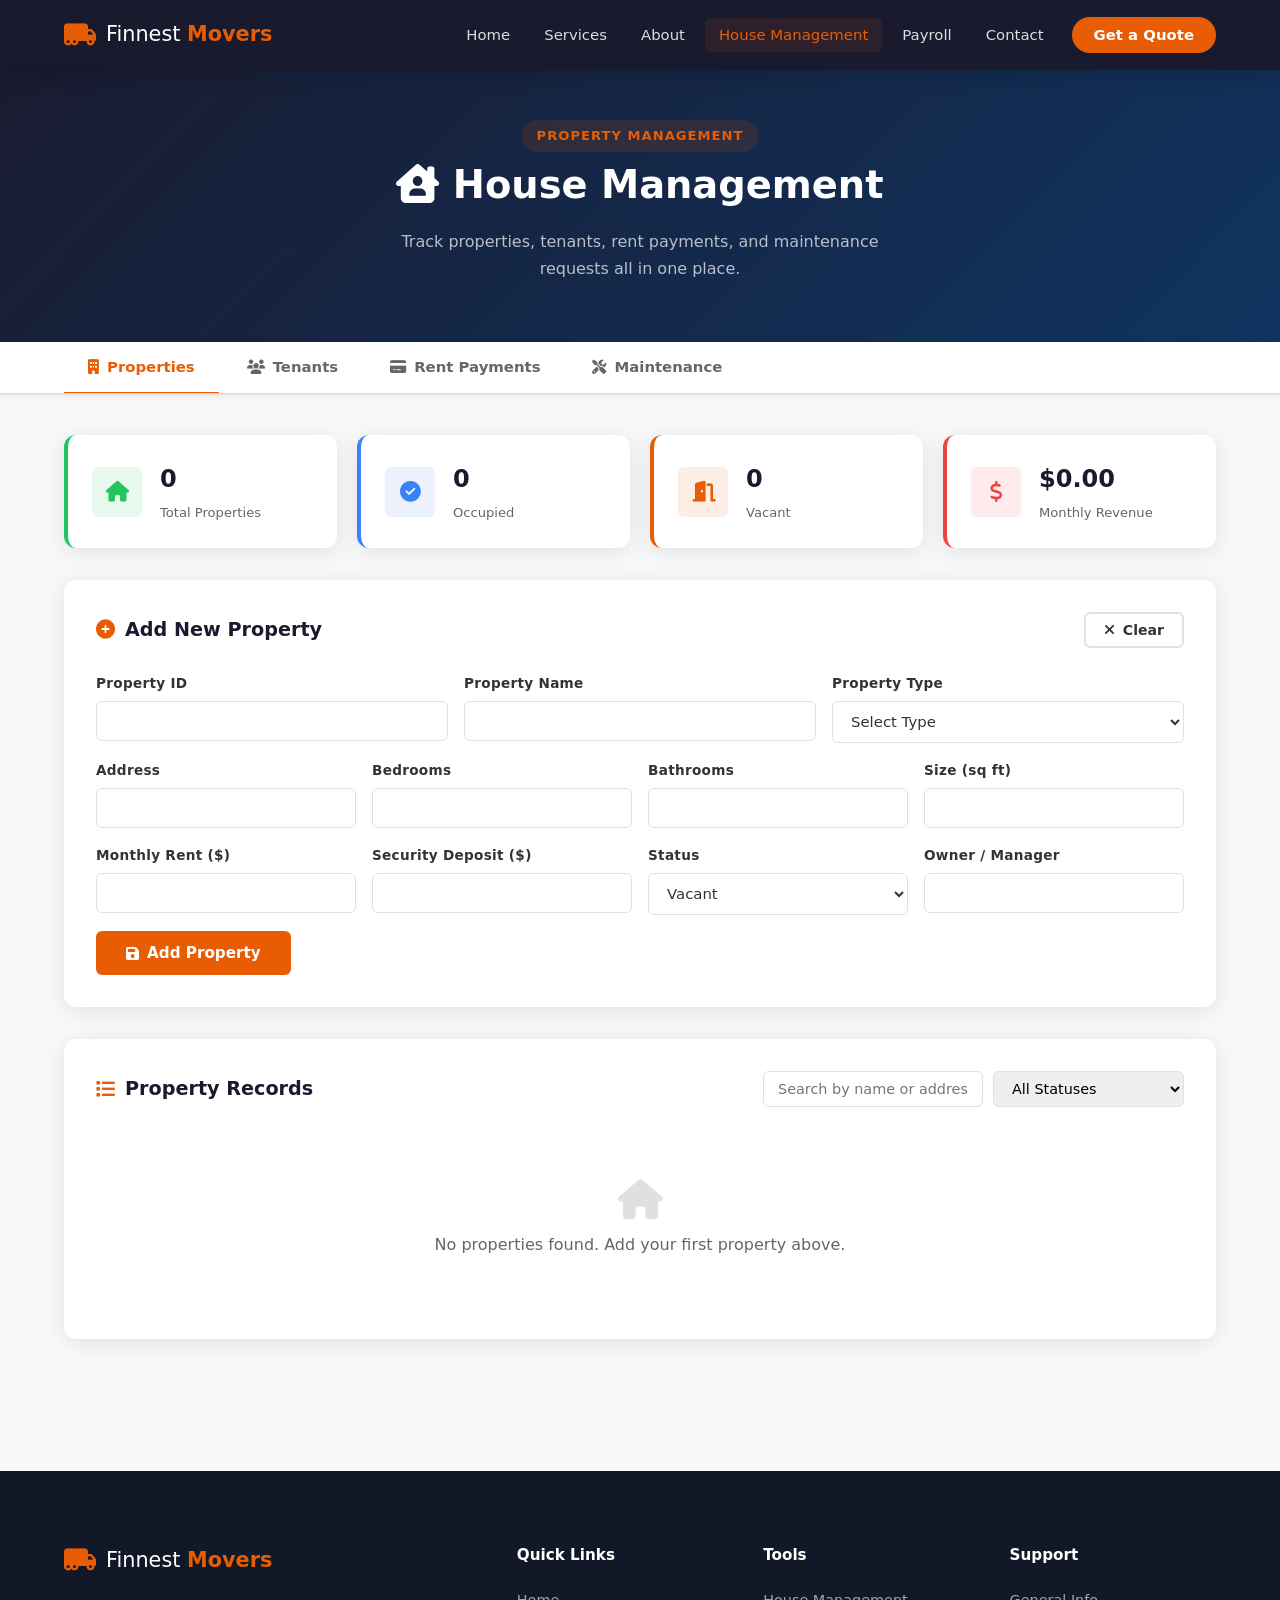
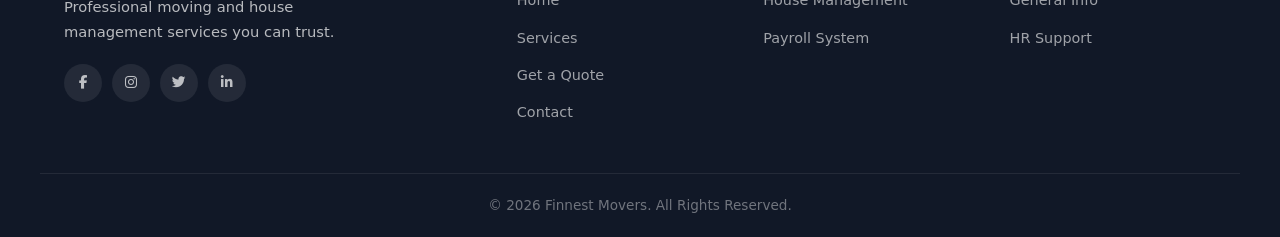
<file: house-management.html>
<!DOCTYPE html>
<html lang="en">
<head>
  <meta charset="UTF-8" />
  <meta name="viewport" content="width=device-width, initial-scale=1.0" />
  <title>House Management - Finnest Movers</title>
  <link rel="stylesheet" href="styles.css" />
  <link rel="stylesheet" href="https://cdnjs.cloudflare.com/ajax/libs/font-awesome/6.5.0/css/all.min.css" />
</head>
<body>

  <!-- ===== NAVIGATION ===== -->
  <nav class="navbar" id="navbar">
    <div class="nav-container">
      <a href="index.html" class="nav-logo">
        <i class="fas fa-truck-moving"></i>
        <span>Finnest <strong>Movers</strong></span>
      </a>
      <ul class="nav-menu" id="navMenu">
        <li><a href="index.html" class="nav-link">Home</a></li>
        <li><a href="index.html#services" class="nav-link">Services</a></li>
        <li><a href="index.html#about" class="nav-link">About</a></li>
        <li><a href="house-management.html" class="nav-link active">House Management</a></li>
        <li><a href="payroll.html" class="nav-link">Payroll</a></li>
        <li><a href="index.html#contact" class="nav-link">Contact</a></li>
        <li><a href="index.html#quote" class="nav-link btn-quote">Get a Quote</a></li>
      </ul>
      <div class="hamburger" id="hamburger">
        <span></span><span></span><span></span>
      </div>
    </div>
  </nav>

  <!-- ===== PAGE HEADER ===== -->
  <div class="page-header">
    <span class="section-tag">Property Management</span>
    <h1><i class="fas fa-house-chimney-user"></i> House Management</h1>
    <p>Track properties, tenants, rent payments, and maintenance requests all in one place.</p>
  </div>

  <!-- ===== TABS ===== -->
  <div class="hm-tabs-bar">
    <div class="container">
      <div class="hm-tabs">
        <button class="hm-tab active" data-tab="properties">
          <i class="fas fa-building"></i> Properties
        </button>
        <button class="hm-tab" data-tab="tenants">
          <i class="fas fa-users"></i> Tenants
        </button>
        <button class="hm-tab" data-tab="payments">
          <i class="fas fa-credit-card"></i> Rent Payments
        </button>
        <button class="hm-tab" data-tab="maintenance">
          <i class="fas fa-tools"></i> Maintenance
        </button>
      </div>
    </div>
  </div>

  <!-- ===== MAIN CONTENT ===== -->
  <section class="management-section" style="padding-top:40px;">
    <div class="container">

      <!-- ========== PROPERTIES TAB ========== -->
      <div class="tab-content active" id="tab-properties">

        <!-- Summary -->
        <div class="summary-cards">
          <div class="summary-card green">
            <div class="summary-icon"><i class="fas fa-home"></i></div>
            <div class="summary-info">
              <h4 id="propTotal">0</h4>
              <p>Total Properties</p>
            </div>
          </div>
          <div class="summary-card blue">
            <div class="summary-icon"><i class="fas fa-check-circle"></i></div>
            <div class="summary-info">
              <h4 id="propOccupied">0</h4>
              <p>Occupied</p>
            </div>
          </div>
          <div class="summary-card orange">
            <div class="summary-icon"><i class="fas fa-door-open"></i></div>
            <div class="summary-info">
              <h4 id="propVacant">0</h4>
              <p>Vacant</p>
            </div>
          </div>
          <div class="summary-card red">
            <div class="summary-icon"><i class="fas fa-dollar-sign"></i></div>
            <div class="summary-info">
              <h4 id="propRevenue">$0</h4>
              <p>Monthly Revenue</p>
            </div>
          </div>
        </div>

        <!-- Add Property Form -->
        <div class="panel">
          <div class="panel-header">
            <h3><i class="fas fa-plus-circle"></i> <span id="propFormTitle">Add New Property</span></h3>
            <button class="btn btn-outline" id="clearPropFormBtn" style="color:var(--text);border-color:var(--border);padding:8px 18px;border-radius:6px;font-size:0.88rem;">
              <i class="fas fa-times"></i> Clear
            </button>
          </div>
          <form id="propertyForm">
            <input type="hidden" id="propEditIndex" value="-1" />
            <div class="form-row">
              <div class="form-group">
                <label>Property ID</label>
                <input type="text" id="propId" placeholder="e.g. PROP-001" required />
              </div>
              <div class="form-group">
                <label>Property Name</label>
                <input type="text" id="propName" placeholder="e.g. Sunset Apartments Unit 3" required />
              </div>
              <div class="form-group">
                <label>Property Type</label>
                <select id="propType" required>
                  <option value="">Select Type</option>
                  <option>Apartment</option>
                  <option>House</option>
                  <option>Condo</option>
                  <option>Townhouse</option>
                  <option>Commercial</option>
                  <option>Storage Unit</option>
                </select>
              </div>
            </div>
            <div class="form-row">
              <div class="form-group">
                <label>Address</label>
                <input type="text" id="propAddress" placeholder="123 Main St, Atlanta, GA" required />
              </div>
              <div class="form-group">
                <label>Bedrooms</label>
                <input type="number" id="propBeds" placeholder="e.g. 3" min="0" />
              </div>
              <div class="form-group">
                <label>Bathrooms</label>
                <input type="number" id="propBaths" placeholder="e.g. 2" min="0" step="0.5" />
              </div>
              <div class="form-group">
                <label>Size (sq ft)</label>
                <input type="number" id="propSize" placeholder="e.g. 1200" min="0" />
              </div>
            </div>
            <div class="form-row">
              <div class="form-group">
                <label>Monthly Rent ($)</label>
                <input type="number" id="propRent" placeholder="0.00" min="0" step="0.01" required />
              </div>
              <div class="form-group">
                <label>Security Deposit ($)</label>
                <input type="number" id="propDeposit" placeholder="0.00" min="0" step="0.01" />
              </div>
              <div class="form-group">
                <label>Status</label>
                <select id="propStatus" required>
                  <option>Vacant</option>
                  <option>Occupied</option>
                  <option>Under Maintenance</option>
                  <option>For Sale</option>
                </select>
              </div>
              <div class="form-group">
                <label>Owner / Manager</label>
                <input type="text" id="propOwner" placeholder="Owner name" />
              </div>
            </div>
            <div style="display:flex;gap:12px;margin-top:8px;">
              <button type="submit" class="btn btn-primary" style="border-radius:6px;padding:11px 28px;">
                <i class="fas fa-save"></i> <span id="propSubmitText">Add Property</span>
              </button>
            </div>
          </form>
        </div>

        <!-- Properties Table -->
        <div class="panel">
          <div class="panel-header">
            <h3><i class="fas fa-list"></i> Property Records</h3>
            <div style="display:flex;gap:10px;flex-wrap:wrap;">
              <input type="text" id="propSearchInput" placeholder="Search by name or address..." style="padding:8px 14px;border:1.5px solid var(--border);border-radius:6px;font-size:0.9rem;outline:none;min-width:220px;" />
              <select id="propFilterStatus" style="padding:8px 14px;border:1.5px solid var(--border);border-radius:6px;font-size:0.9rem;outline:none;">
                <option value="">All Statuses</option>
                <option>Vacant</option>
                <option>Occupied</option>
                <option>Under Maintenance</option>
                <option>For Sale</option>
              </select>
            </div>
          </div>
          <div class="table-wrapper">
            <table id="propertiesTable">
              <thead>
                <tr>
                  <th>ID</th>
                  <th>Property Name</th>
                  <th>Type</th>
                  <th>Address</th>
                  <th>Beds/Baths</th>
                  <th>Size</th>
                  <th>Monthly Rent</th>
                  <th>Status</th>
                  <th>Actions</th>
                </tr>
              </thead>
              <tbody id="propertiesBody"></tbody>
            </table>
            <div id="emptyProperties" style="text-align:center;padding:48px;color:var(--text-light);display:none;">
              <i class="fas fa-home" style="font-size:2.5rem;color:var(--border);display:block;margin-bottom:12px;"></i>
              No properties found. Add your first property above.
            </div>
          </div>
        </div>
      </div>

      <!-- ========== TENANTS TAB ========== -->
      <div class="tab-content" id="tab-tenants" style="display:none;">

        <div class="summary-cards">
          <div class="summary-card green">
            <div class="summary-icon"><i class="fas fa-user-check"></i></div>
            <div class="summary-info"><h4 id="tenantTotal">0</h4><p>Total Tenants</p></div>
          </div>
          <div class="summary-card blue">
            <div class="summary-icon"><i class="fas fa-user-clock"></i></div>
            <div class="summary-info"><h4 id="tenantActive">0</h4><p>Active Leases</p></div>
          </div>
          <div class="summary-card orange">
            <div class="summary-icon"><i class="fas fa-user-times"></i></div>
            <div class="summary-info"><h4 id="tenantExpiring">0</h4><p>Expiring Soon</p></div>
          </div>
          <div class="summary-card red">
            <div class="summary-icon"><i class="fas fa-exclamation-circle"></i></div>
            <div class="summary-info"><h4 id="tenantOverdue">0</h4><p>Overdue Rent</p></div>
          </div>
        </div>

        <!-- Add Tenant Form -->
        <div class="panel">
          <div class="panel-header">
            <h3><i class="fas fa-user-plus"></i> <span id="tenantFormTitle">Add New Tenant</span></h3>
            <button class="btn btn-outline" id="clearTenantFormBtn" style="color:var(--text);border-color:var(--border);padding:8px 18px;border-radius:6px;font-size:0.88rem;">
              <i class="fas fa-times"></i> Clear
            </button>
          </div>
          <form id="tenantForm">
            <input type="hidden" id="tenantEditIndex" value="-1" />
            <div class="form-row">
              <div class="form-group">
                <label>Tenant ID</label>
                <input type="text" id="tenantId" placeholder="e.g. TEN-001" required />
              </div>
              <div class="form-group">
                <label>Full Name</label>
                <input type="text" id="tenantName" placeholder="Jane Smith" required />
              </div>
              <div class="form-group">
                <label>Phone</label>
                <input type="tel" id="tenantPhone" placeholder="+1 (555) 000-0000" required />
              </div>
              <div class="form-group">
                <label>Email</label>
                <input type="email" id="tenantEmail" placeholder="jane@email.com" />
              </div>
            </div>
            <div class="form-row">
              <div class="form-group">
                <label>Assigned Property ID</label>
                <input type="text" id="tenantPropId" placeholder="e.g. PROP-001" required />
              </div>
              <div class="form-group">
                <label>Lease Start Date</label>
                <input type="date" id="tenantLeaseStart" required />
              </div>
              <div class="form-group">
                <label>Lease End Date</label>
                <input type="date" id="tenantLeaseEnd" required />
              </div>
              <div class="form-group">
                <label>Monthly Rent ($)</label>
                <input type="number" id="tenantRent" placeholder="0.00" min="0" step="0.01" required />
              </div>
            </div>
            <div class="form-row">
              <div class="form-group">
                <label>Number of Occupants</label>
                <input type="number" id="tenantOccupants" placeholder="e.g. 2" min="1" />
              </div>
              <div class="form-group">
                <label>ID / Passport Number</label>
                <input type="text" id="tenantIdNum" placeholder="ID or passport number" />
              </div>
              <div class="form-group">
                <label>Lease Status</label>
                <select id="tenantStatus">
                  <option>Active</option>
                  <option>Expiring Soon</option>
                  <option>Overdue</option>
                  <option>Terminated</option>
                </select>
              </div>
            </div>
            <div style="display:flex;gap:12px;margin-top:8px;">
              <button type="submit" class="btn btn-primary" style="border-radius:6px;padding:11px 28px;">
                <i class="fas fa-save"></i> <span id="tenantSubmitText">Add Tenant</span>
              </button>
            </div>
          </form>
        </div>

        <!-- Tenants Table -->
        <div class="panel">
          <div class="panel-header">
            <h3><i class="fas fa-list"></i> Tenant Records</h3>
            <input type="text" id="tenantSearchInput" placeholder="Search by name or property ID..." style="padding:8px 14px;border:1.5px solid var(--border);border-radius:6px;font-size:0.9rem;outline:none;min-width:220px;" />
          </div>
          <div class="table-wrapper">
            <table id="tenantsTable">
              <thead>
                <tr>
                  <th>ID</th>
                  <th>Name</th>
                  <th>Phone</th>
                  <th>Property ID</th>
                  <th>Lease Start</th>
                  <th>Lease End</th>
                  <th>Monthly Rent</th>
                  <th>Status</th>
                  <th>Actions</th>
                </tr>
              </thead>
              <tbody id="tenantsBody"></tbody>
            </table>
            <div id="emptyTenants" style="text-align:center;padding:48px;color:var(--text-light);display:none;">
              <i class="fas fa-users" style="font-size:2.5rem;color:var(--border);display:block;margin-bottom:12px;"></i>
              No tenants found. Add your first tenant above.
            </div>
          </div>
        </div>
      </div>

      <!-- ========== PAYMENTS TAB ========== -->
      <div class="tab-content" id="tab-payments" style="display:none;">

        <div class="summary-cards">
          <div class="summary-card green">
            <div class="summary-icon"><i class="fas fa-check-circle"></i></div>
            <div class="summary-info"><h4 id="payPaid">$0</h4><p>Paid This Month</p></div>
          </div>
          <div class="summary-card red">
            <div class="summary-icon"><i class="fas fa-hourglass-half"></i></div>
            <div class="summary-info"><h4 id="payPending">$0</h4><p>Pending</p></div>
          </div>
          <div class="summary-card blue">
            <div class="summary-icon"><i class="fas fa-receipt"></i></div>
            <div class="summary-info"><h4 id="payCount">0</h4><p>Transactions</p></div>
          </div>
          <div class="summary-card orange">
            <div class="summary-icon"><i class="fas fa-ban"></i></div>
            <div class="summary-info"><h4 id="payOverdue">$0</h4><p>Overdue</p></div>
          </div>
        </div>

        <!-- Log Payment Form -->
        <div class="panel">
          <div class="panel-header">
            <h3><i class="fas fa-plus-circle"></i> Log Rent Payment</h3>
          </div>
          <form id="paymentForm">
            <div class="form-row">
              <div class="form-group">
                <label>Tenant ID</label>
                <input type="text" id="payTenantId" placeholder="e.g. TEN-001" required />
              </div>
              <div class="form-group">
                <label>Tenant Name</label>
                <input type="text" id="payTenantName" placeholder="Jane Smith" required />
              </div>
              <div class="form-group">
                <label>Property ID</label>
                <input type="text" id="payPropId" placeholder="e.g. PROP-001" required />
              </div>
            </div>
            <div class="form-row">
              <div class="form-group">
                <label>Amount Paid ($)</label>
                <input type="number" id="payAmount" placeholder="0.00" min="0" step="0.01" required />
              </div>
              <div class="form-group">
                <label>Payment Date</label>
                <input type="date" id="payDate" required />
              </div>
              <div class="form-group">
                <label>Payment Method</label>
                <select id="payMethod">
                  <option>Bank Transfer</option>
                  <option>Cash</option>
                  <option>Check</option>
                  <option>Online Portal</option>
                  <option>Mobile Money</option>
                </select>
              </div>
              <div class="form-group">
                <label>Status</label>
                <select id="payStatus">
                  <option>Paid</option>
                  <option>Pending</option>
                  <option>Overdue</option>
                  <option>Partial</option>
                </select>
              </div>
            </div>
            <div class="form-row">
              <div class="form-group">
                <label>Period (Month/Year)</label>
                <input type="text" id="payPeriod" placeholder="e.g. September 2026" required />
              </div>
              <div class="form-group">
                <label>Receipt / Reference No.</label>
                <input type="text" id="payRef" placeholder="Auto-generated if blank" />
              </div>
            </div>
            <div style="display:flex;gap:12px;margin-top:8px;">
              <button type="submit" class="btn btn-primary" style="border-radius:6px;padding:11px 28px;">
                <i class="fas fa-save"></i> Log Payment
              </button>
            </div>
          </form>
        </div>

        <!-- Payments Table -->
        <div class="panel">
          <div class="panel-header">
            <h3><i class="fas fa-list"></i> Payment History</h3>
            <div style="display:flex;gap:10px;flex-wrap:wrap;">
              <input type="text" id="paySearchInput" placeholder="Search by tenant or property..." style="padding:8px 14px;border:1.5px solid var(--border);border-radius:6px;font-size:0.9rem;outline:none;min-width:200px;" />
              <select id="payFilterStatus" style="padding:8px 14px;border:1.5px solid var(--border);border-radius:6px;font-size:0.9rem;outline:none;">
                <option value="">All Statuses</option>
                <option>Paid</option>
                <option>Pending</option>
                <option>Overdue</option>
                <option>Partial</option>
              </select>
              <button class="btn btn-secondary" id="exportPaymentsBtn" style="padding:8px 18px;border-radius:6px;font-size:0.88rem;">
                <i class="fas fa-file-export"></i> Export CSV
              </button>
            </div>
          </div>
          <div class="table-wrapper">
            <table id="paymentsTable">
              <thead>
                <tr>
                  <th>Receipt No.</th>
                  <th>Tenant</th>
                  <th>Property</th>
                  <th>Amount</th>
                  <th>Period</th>
                  <th>Date Paid</th>
                  <th>Method</th>
                  <th>Status</th>
                  <th>Actions</th>
                </tr>
              </thead>
              <tbody id="paymentsBody"></tbody>
            </table>
            <div id="emptyPayments" style="text-align:center;padding:48px;color:var(--text-light);display:none;">
              <i class="fas fa-receipt" style="font-size:2.5rem;color:var(--border);display:block;margin-bottom:12px;"></i>
              No payment records found. Log your first payment above.
            </div>
          </div>
        </div>
      </div>

      <!-- ========== MAINTENANCE TAB ========== -->
      <div class="tab-content" id="tab-maintenance" style="display:none;">

        <div class="summary-cards">
          <div class="summary-card orange">
            <div class="summary-icon"><i class="fas fa-tools"></i></div>
            <div class="summary-info"><h4 id="maintOpen">0</h4><p>Open Requests</p></div>
          </div>
          <div class="summary-card blue">
            <div class="summary-icon"><i class="fas fa-spinner"></i></div>
            <div class="summary-info"><h4 id="maintProgress">0</h4><p>In Progress</p></div>
          </div>
          <div class="summary-card green">
            <div class="summary-icon"><i class="fas fa-check-double"></i></div>
            <div class="summary-info"><h4 id="maintDone">0</h4><p>Completed</p></div>
          </div>
          <div class="summary-card red">
            <div class="summary-icon"><i class="fas fa-exclamation-triangle"></i></div>
            <div class="summary-info"><h4 id="maintUrgent">0</h4><p>Urgent</p></div>
          </div>
        </div>

        <!-- Log Request Form -->
        <div class="panel">
          <div class="panel-header">
            <h3><i class="fas fa-plus-circle"></i> Log Maintenance Request</h3>
            <button class="btn btn-outline" id="clearMaintFormBtn" style="color:var(--text);border-color:var(--border);padding:8px 18px;border-radius:6px;font-size:0.88rem;">
              <i class="fas fa-times"></i> Clear
            </button>
          </div>
          <form id="maintenanceForm">
            <input type="hidden" id="maintEditIndex" value="-1" />
            <div class="form-row">
              <div class="form-group">
                <label>Request ID</label>
                <input type="text" id="maintId" placeholder="e.g. MNT-001" required />
              </div>
              <div class="form-group">
                <label>Property ID</label>
                <input type="text" id="maintPropId" placeholder="e.g. PROP-001" required />
              </div>
              <div class="form-group">
                <label>Reported By</label>
                <input type="text" id="maintReporter" placeholder="Tenant or manager name" required />
              </div>
            </div>
            <div class="form-row">
              <div class="form-group">
                <label>Issue Category</label>
                <select id="maintCategory" required>
                  <option value="">Select Category</option>
                  <option>Plumbing</option>
                  <option>Electrical</option>
                  <option>HVAC</option>
                  <option>Appliance</option>
                  <option>Structural</option>
                  <option>Pest Control</option>
                  <option>Painting</option>
                  <option>Other</option>
                </select>
              </div>
              <div class="form-group">
                <label>Priority</label>
                <select id="maintPriority">
                  <option>Low</option>
                  <option>Medium</option>
                  <option>High</option>
                  <option>Urgent</option>
                </select>
              </div>
              <div class="form-group">
                <label>Status</label>
                <select id="maintStatus">
                  <option>Open</option>
                  <option>In Progress</option>
                  <option>Completed</option>
                  <option>On Hold</option>
                </select>
              </div>
              <div class="form-group">
                <label>Date Reported</label>
                <input type="date" id="maintDate" required />
              </div>
            </div>
            <div class="form-row">
              <div class="form-group" style="grid-column:1/-1;">
                <label>Description</label>
                <input type="text" id="maintDesc" placeholder="Describe the issue in detail..." required />
              </div>
            </div>
            <div class="form-row">
              <div class="form-group">
                <label>Assigned Technician</label>
                <input type="text" id="maintTech" placeholder="Technician name or team" />
              </div>
              <div class="form-group">
                <label>Estimated Cost ($)</label>
                <input type="number" id="maintCost" placeholder="0.00" min="0" step="0.01" />
              </div>
            </div>
            <div style="display:flex;gap:12px;margin-top:8px;">
              <button type="submit" class="btn btn-primary" style="border-radius:6px;padding:11px 28px;">
                <i class="fas fa-save"></i> <span id="maintSubmitText">Log Request</span>
              </button>
            </div>
          </form>
        </div>

        <!-- Maintenance Table -->
        <div class="panel">
          <div class="panel-header">
            <h3><i class="fas fa-list"></i> Maintenance Requests</h3>
            <div style="display:flex;gap:10px;flex-wrap:wrap;">
              <input type="text" id="maintSearchInput" placeholder="Search by ID or property..." style="padding:8px 14px;border:1.5px solid var(--border);border-radius:6px;font-size:0.9rem;outline:none;min-width:200px;" />
              <select id="maintFilterStatus" style="padding:8px 14px;border:1.5px solid var(--border);border-radius:6px;font-size:0.9rem;outline:none;">
                <option value="">All Statuses</option>
                <option>Open</option>
                <option>In Progress</option>
                <option>Completed</option>
                <option>On Hold</option>
              </select>
            </div>
          </div>
          <div class="table-wrapper">
            <table id="maintenanceTable">
              <thead>
                <tr>
                  <th>Request ID</th>
                  <th>Property</th>
                  <th>Category</th>
                  <th>Description</th>
                  <th>Priority</th>
                  <th>Date</th>
                  <th>Technician</th>
                  <th>Est. Cost</th>
                  <th>Status</th>
                  <th>Actions</th>
                </tr>
              </thead>
              <tbody id="maintenanceBody"></tbody>
            </table>
            <div id="emptyMaintenance" style="text-align:center;padding:48px;color:var(--text-light);display:none;">
              <i class="fas fa-tools" style="font-size:2.5rem;color:var(--border);display:block;margin-bottom:12px;"></i>
              No maintenance requests found. Log your first request above.
            </div>
          </div>
        </div>
      </div>

    </div>
  </section>

  <!-- ===== FOOTER ===== -->
  <footer class="footer">
    <div class="container footer-grid">
      <div class="footer-brand">
        <a href="index.html" class="nav-logo"><i class="fas fa-truck-moving"></i><span>Finnest <strong>Movers</strong></span></a>
        <p>Professional moving and house management services you can trust.</p>
        <div class="social-links">
          <a href="#"><i class="fab fa-facebook-f"></i></a>
          <a href="#"><i class="fab fa-instagram"></i></a>
          <a href="#"><i class="fab fa-twitter"></i></a>
          <a href="#"><i class="fab fa-linkedin-in"></i></a>
        </div>
      </div>
      <div class="footer-links">
        <h4>Quick Links</h4>
        <ul>
          <li><a href="index.html">Home</a></li>
          <li><a href="index.html#services">Services</a></li>
          <li><a href="index.html#quote">Get a Quote</a></li>
          <li><a href="index.html#contact">Contact</a></li>
        </ul>
      </div>
      <div class="footer-links">
        <h4>Tools</h4>
        <ul>
          <li><a href="house-management.html">House Management</a></li>
          <li><a href="payroll.html">Payroll System</a></li>
        </ul>
      </div>
      <div class="footer-links">
        <h4>Support</h4>
        <ul>
          <li><a href="mailto:info@finnestmovers.com">General Info</a></li>
          <li><a href="mailto:hr@finnestmovers.com">HR Support</a></li>
        </ul>
      </div>
    </div>
    <div class="footer-bottom">
      <p>&copy; 2026 Finnest Movers. All Rights Reserved.</p>
    </div>
  </footer>

  <!-- Tab & HM styles -->
  <style>
    .hm-tabs-bar {
      background: var(--white);
      border-bottom: 2px solid var(--border);
      position: sticky;
      top: 70px;
      z-index: 900;
      box-shadow: 0 2px 8px rgba(0,0,0,0.06);
    }
    .hm-tabs {
      display: flex;
      gap: 4px;
      padding: 0;
      overflow-x: auto;
    }
    .hm-tab {
      padding: 16px 24px;
      background: none;
      border: none;
      border-bottom: 3px solid transparent;
      font-size: 0.93rem;
      font-weight: 600;
      color: var(--text-light);
      cursor: pointer;
      transition: var(--transition);
      white-space: nowrap;
      display: flex;
      align-items: center;
      gap: 8px;
      margin-bottom: -2px;
    }
    .hm-tab:hover { color: var(--primary); background: rgba(232,93,4,0.05); }
    .hm-tab.active { color: var(--primary); border-bottom-color: var(--primary); }
    .hm-tab i { font-size: 0.9rem; }

    .badge-priority-low    { background: rgba(34,197,94,0.12);  color: #16a34a; }
    .badge-priority-medium { background: rgba(245,158,11,0.12); color: #d97706; }
    .badge-priority-high   { background: rgba(239,68,68,0.12);  color: #dc2626; }
    .badge-priority-urgent { background: #ef4444; color: white; }

    @media (max-width: 600px) {
      .hm-tab { padding: 14px 16px; font-size: 0.85rem; }
    }
  </style>

  <script src="app.js"></script>
</body>
</html>
</file>
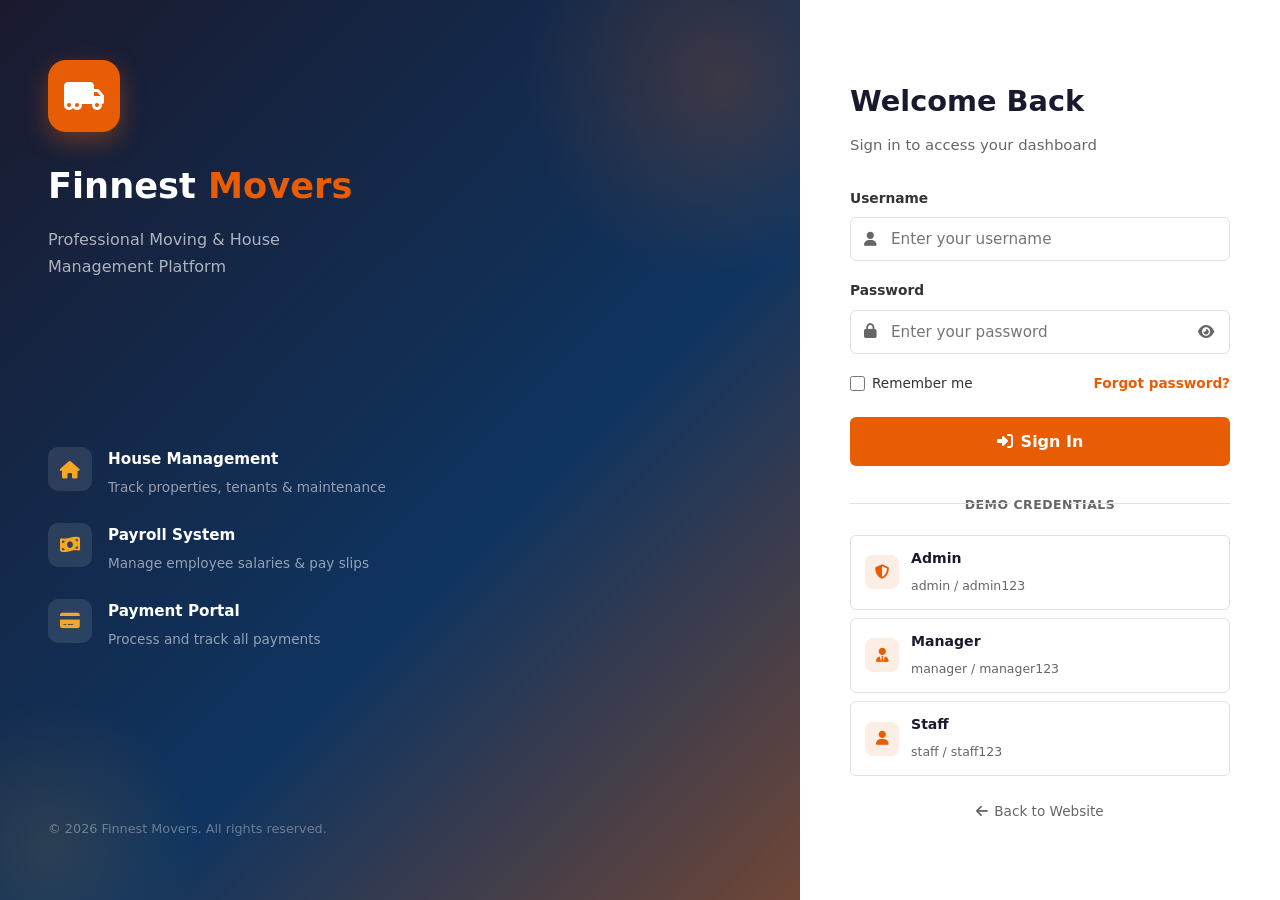
<file: login.html>
<!DOCTYPE html>
<html lang="en">
<head>
  <meta charset="UTF-8" />
  <meta name="viewport" content="width=device-width, initial-scale=1.0" />
  <title>Login - Finnest Movers</title>
  <link rel="stylesheet" href="styles.css" />
  <link rel="stylesheet" href="https://cdnjs.cloudflare.com/ajax/libs/font-awesome/6.5.0/css/all.min.css" />
</head>
<body class="login-body">

  <div class="login-page">

    <!-- Left Panel -->
    <div class="login-left">
      <div class="login-brand">
        <div class="login-logo">
          <i class="fas fa-truck-moving"></i>
        </div>
        <h1>Finnest <span>Movers</span></h1>
        <p>Professional Moving & House Management Platform</p>
      </div>
      <div class="login-features">
        <div class="login-feature">
          <i class="fas fa-home"></i>
          <div>
            <strong>House Management</strong>
            <p>Track properties, tenants & maintenance</p>
          </div>
        </div>
        <div class="login-feature">
          <i class="fas fa-money-bill-wave"></i>
          <div>
            <strong>Payroll System</strong>
            <p>Manage employee salaries & pay slips</p>
          </div>
        </div>
        <div class="login-feature">
          <i class="fas fa-credit-card"></i>
          <div>
            <strong>Payment Portal</strong>
            <p>Process and track all payments</p>
          </div>
        </div>
      </div>
      <div class="login-left-footer">
        &copy; 2026 Finnest Movers. All rights reserved.
      </div>
    </div>

    <!-- Right Panel -->
    <div class="login-right">
      <div class="login-box">

        <!-- Logo for mobile -->
        <div class="login-mobile-logo">
          <i class="fas fa-truck-moving"></i>
          <span>Finnest <strong>Movers</strong></span>
        </div>

        <h2>Welcome Back</h2>
        <p class="login-subtitle">Sign in to access your dashboard</p>

        <!-- Alert box -->
        <div class="login-alert" id="loginAlert" style="display:none;"></div>

        <form id="loginForm" autocomplete="off">
          <div class="login-form-group">
            <label for="loginUser">Username</label>
            <div class="input-icon-wrap">
              <i class="fas fa-user"></i>
              <input type="text" id="loginUser" placeholder="Enter your username" required autocomplete="username" />
            </div>
          </div>
          <div class="login-form-group">
            <label for="loginPass">Password</label>
            <div class="input-icon-wrap">
              <i class="fas fa-lock"></i>
              <input type="password" id="loginPass" placeholder="Enter your password" required autocomplete="current-password" />
              <button type="button" class="toggle-pass" id="togglePass" tabindex="-1">
                <i class="fas fa-eye" id="eyeIcon"></i>
              </button>
            </div>
          </div>

          <div class="login-options">
            <label class="remember-me">
              <input type="checkbox" id="rememberMe" />
              <span>Remember me</span>
            </label>
            <a href="#" class="forgot-link">Forgot password?</a>
          </div>

          <button type="submit" class="btn btn-primary btn-full login-btn" id="loginBtn">
            <i class="fas fa-sign-in-alt"></i> Sign In
          </button>
        </form>

        <div class="login-divider"><span>Demo Credentials</span></div>

        <div class="demo-accounts">
          <div class="demo-card" onclick="fillDemo('admin','admin123')">
            <i class="fas fa-shield-alt"></i>
            <div>
              <strong>Admin</strong>
              <small>admin / admin123</small>
            </div>
          </div>
          <div class="demo-card" onclick="fillDemo('manager','manager123')">
            <i class="fas fa-user-tie"></i>
            <div>
              <strong>Manager</strong>
              <small>manager / manager123</small>
            </div>
          </div>
          <div class="demo-card" onclick="fillDemo('staff','staff123')">
            <i class="fas fa-user"></i>
            <div>
              <strong>Staff</strong>
              <small>staff / staff123</small>
            </div>
          </div>
        </div>

        <p class="login-back">
          <a href="index.html"><i class="fas fa-arrow-left"></i> Back to Website</a>
        </p>
      </div>
    </div>
  </div>

  <script src="app.js"></script>
</body>
</html>
</file>
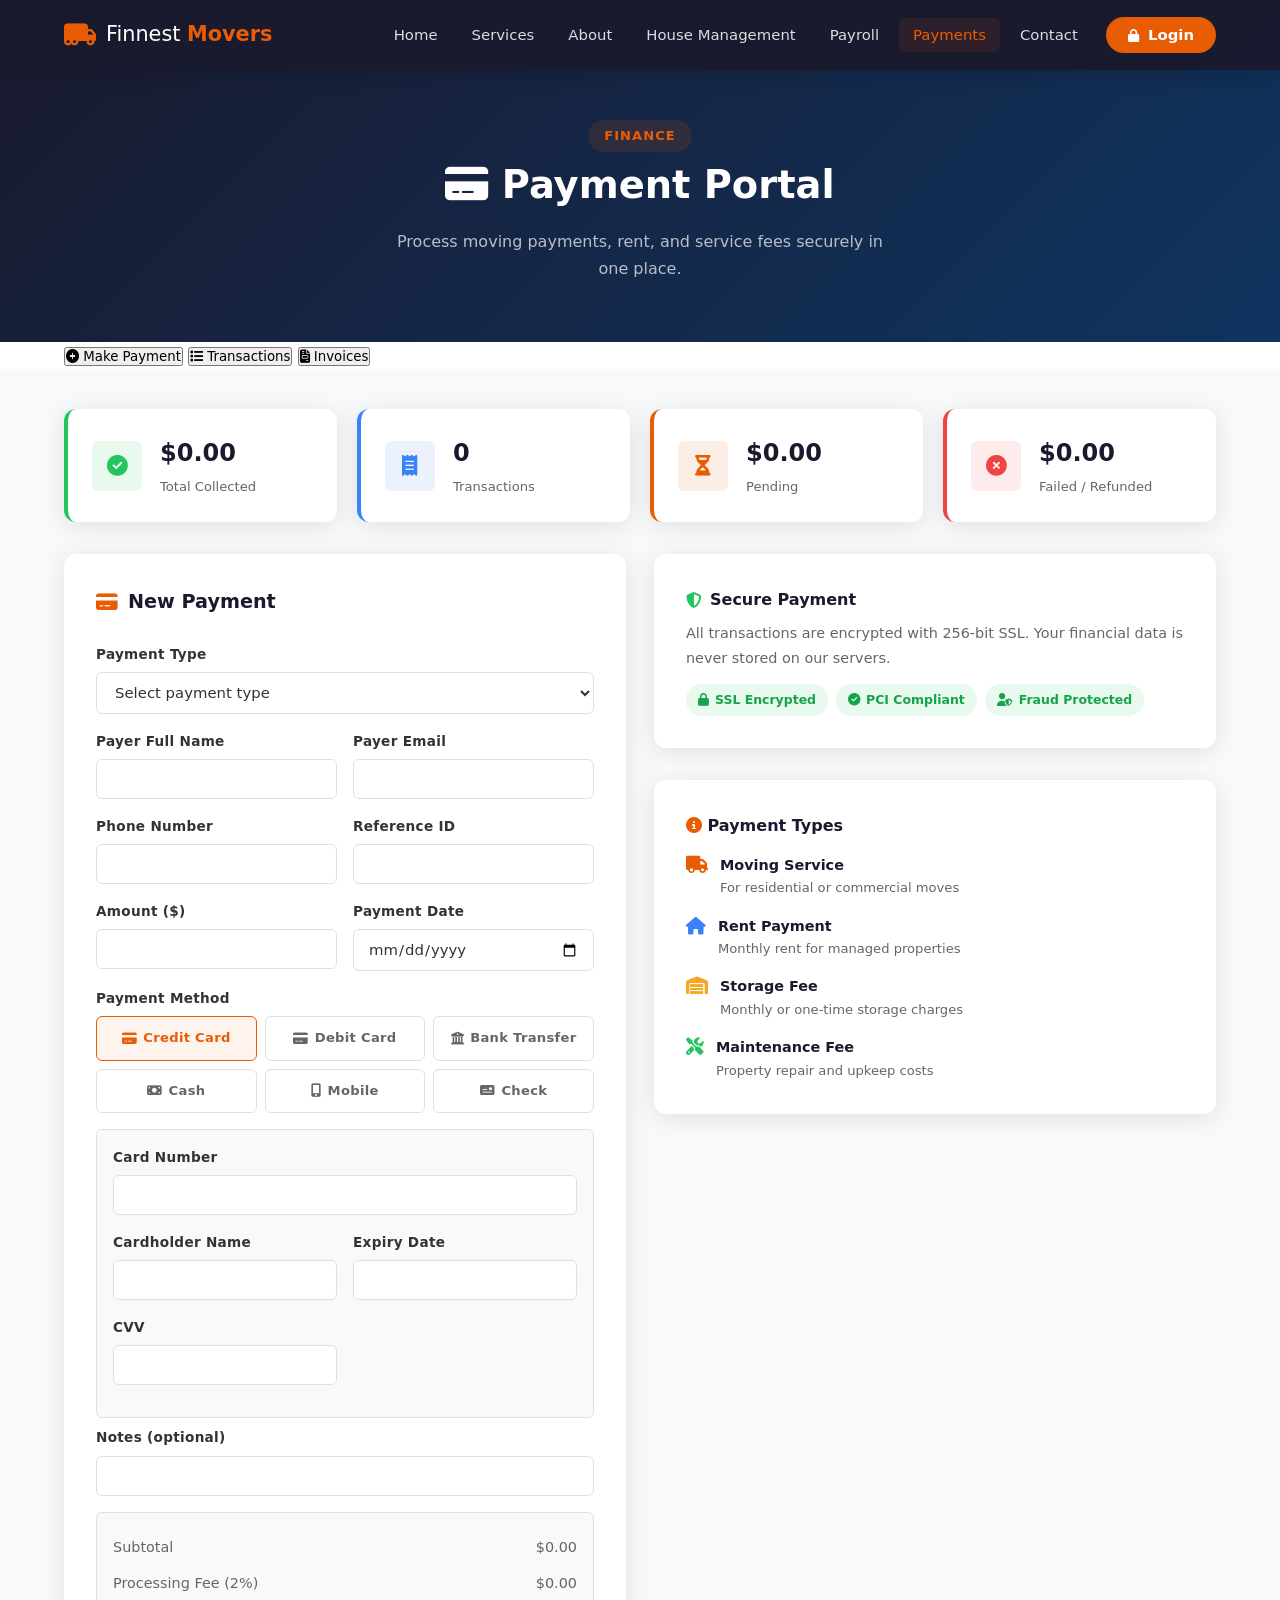
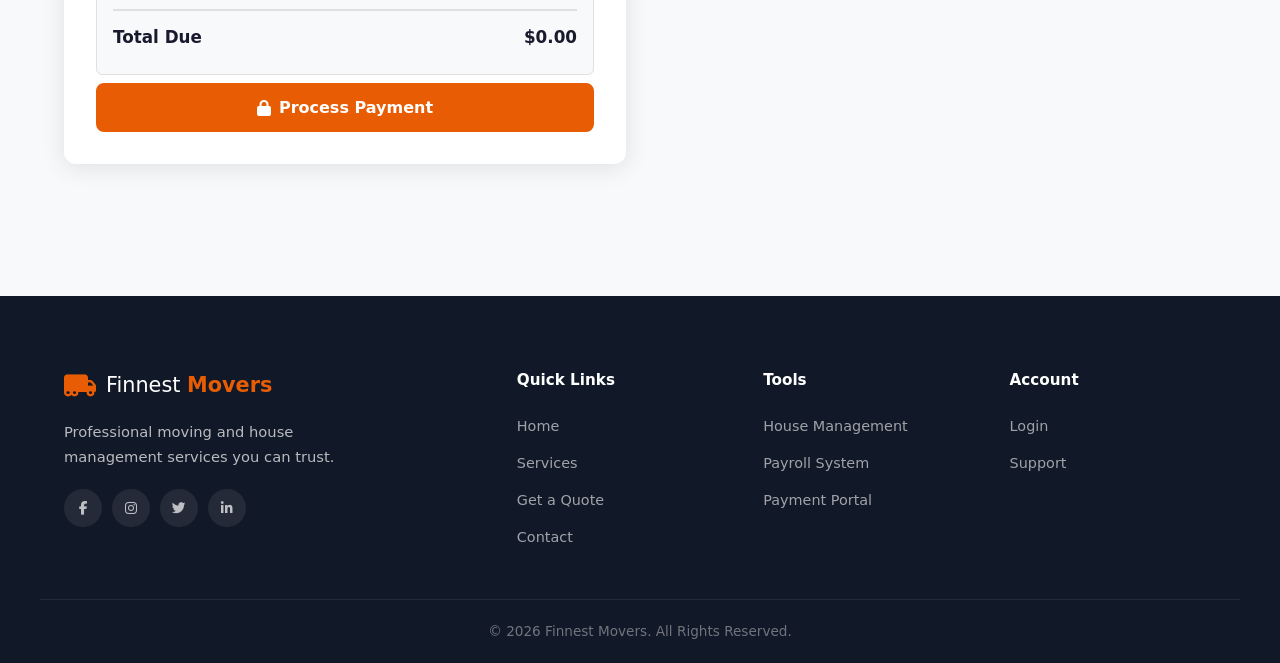
<file: payment.html>
<!DOCTYPE html>
<html lang="en">
<head>
  <meta charset="UTF-8" />
  <meta name="viewport" content="width=device-width, initial-scale=1.0" />
  <title>Payments - Finnest Movers</title>
  <link rel="stylesheet" href="styles.css" />
  <link rel="stylesheet" href="https://cdnjs.cloudflare.com/ajax/libs/font-awesome/6.5.0/css/all.min.css" />
</head>
<body>

  <!-- ===== NAVIGATION ===== -->
  <nav class="navbar" id="navbar">
    <div class="nav-container">
      <a href="index.html" class="nav-logo">
        <i class="fas fa-truck-moving"></i>
        <span>Finnest <strong>Movers</strong></span>
      </a>
      <ul class="nav-menu" id="navMenu">
        <li><a href="index.html" class="nav-link">Home</a></li>
        <li><a href="index.html#services" class="nav-link">Services</a></li>
        <li><a href="index.html#about" class="nav-link">About</a></li>
        <li><a href="house-management.html" class="nav-link">House Management</a></li>
        <li><a href="payroll.html" class="nav-link">Payroll</a></li>
        <li><a href="payment.html" class="nav-link active">Payments</a></li>
        <li><a href="index.html#contact" class="nav-link">Contact</a></li>
        <li><a href="login.html" class="nav-link btn-quote"><i class="fas fa-lock"></i> Login</a></li>
      </ul>
      <div class="hamburger" id="hamburger">
        <span></span><span></span><span></span>
      </div>
    </div>
  </nav>

  <!-- ===== PAGE HEADER ===== -->
  <div class="page-header">
    <span class="section-tag">Finance</span>
    <h1><i class="fas fa-credit-card"></i> Payment Portal</h1>
    <p>Process moving payments, rent, and service fees securely in one place.</p>
  </div>

  <!-- ===== PAYMENT TABS ===== -->
  <div class="hm-tabs-bar">
    <div class="container">
      <div class="hm-tabs">
        <button class="hm-tab active" data-tab="make-payment">
          <i class="fas fa-plus-circle"></i> Make Payment
        </button>
        <button class="hm-tab" data-tab="transactions">
          <i class="fas fa-list"></i> Transactions
        </button>
        <button class="hm-tab" data-tab="invoices">
          <i class="fas fa-file-invoice"></i> Invoices
        </button>
      </div>
    </div>
  </div>

  <section class="management-section" style="padding-top:40px;">
    <div class="container">

      <!-- Summary Cards -->
      <div class="summary-cards">
        <div class="summary-card green">
          <div class="summary-icon"><i class="fas fa-check-circle"></i></div>
          <div class="summary-info">
            <h4 id="pmtTotalPaid">$0</h4>
            <p>Total Collected</p>
          </div>
        </div>
        <div class="summary-card blue">
          <div class="summary-icon"><i class="fas fa-receipt"></i></div>
          <div class="summary-info">
            <h4 id="pmtCount">0</h4>
            <p>Transactions</p>
          </div>
        </div>
        <div class="summary-card orange">
          <div class="summary-icon"><i class="fas fa-hourglass-half"></i></div>
          <div class="summary-info">
            <h4 id="pmtPending">$0</h4>
            <p>Pending</p>
          </div>
        </div>
        <div class="summary-card red">
          <div class="summary-icon"><i class="fas fa-times-circle"></i></div>
          <div class="summary-info">
            <h4 id="pmtFailed">$0</h4>
            <p>Failed / Refunded</p>
          </div>
        </div>
      </div>

      <!-- ===== MAKE PAYMENT TAB ===== -->
      <div class="tab-content active" id="tab-make-payment">
        <div style="display:grid;grid-template-columns:1fr 1fr;gap:28px;" class="pay-grid">

          <!-- Payment Form -->
          <div class="panel">
            <div class="panel-header">
              <h3><i class="fas fa-credit-card"></i> New Payment</h3>
            </div>
            <form id="paymentPortalForm">
              <div class="form-row" style="grid-template-columns:1fr;">
                <div class="form-group">
                  <label>Payment Type</label>
                  <select id="pmtType" required onchange="updatePaymentFields()">
                    <option value="">Select payment type</option>
                    <option value="moving">Moving Service</option>
                    <option value="rent">Rent Payment</option>
                    <option value="deposit">Security Deposit</option>
                    <option value="storage">Storage Fee</option>
                    <option value="maintenance">Maintenance Fee</option>
                    <option value="other">Other</option>
                  </select>
                </div>
              </div>
              <div class="form-row">
                <div class="form-group">
                  <label>Payer Full Name</label>
                  <input type="text" id="pmtPayerName" placeholder="John Doe" required />
                </div>
                <div class="form-group">
                  <label>Payer Email</label>
                  <input type="email" id="pmtPayerEmail" placeholder="john@email.com" required />
                </div>
              </div>
              <div class="form-row">
                <div class="form-group">
                  <label>Phone Number</label>
                  <input type="tel" id="pmtPayerPhone" placeholder="+1 (555) 000-0000" />
                </div>
                <div class="form-group" id="pmtRefGroup">
                  <label id="pmtRefLabel">Reference ID</label>
                  <input type="text" id="pmtRef" placeholder="Property ID / Job ID" />
                </div>
              </div>
              <div class="form-row">
                <div class="form-group">
                  <label>Amount ($)</label>
                  <input type="number" id="pmtAmount" placeholder="0.00" min="0" step="0.01" required />
                </div>
                <div class="form-group">
                  <label>Payment Date</label>
                  <input type="date" id="pmtDate" required />
                </div>
              </div>
              <div class="form-row" style="grid-template-columns:1fr;">
                <div class="form-group">
                  <label>Payment Method</label>
                  <div class="payment-methods">
                    <label class="pmt-method-btn">
                      <input type="radio" name="pmtMethod" value="Credit Card" checked />
                      <span><i class="fas fa-credit-card"></i> Credit Card</span>
                    </label>
                    <label class="pmt-method-btn">
                      <input type="radio" name="pmtMethod" value="Debit Card" />
                      <span><i class="fas fa-credit-card"></i> Debit Card</span>
                    </label>
                    <label class="pmt-method-btn">
                      <input type="radio" name="pmtMethod" value="Bank Transfer" />
                      <span><i class="fas fa-university"></i> Bank Transfer</span>
                    </label>
                    <label class="pmt-method-btn">
                      <input type="radio" name="pmtMethod" value="Cash" />
                      <span><i class="fas fa-money-bill"></i> Cash</span>
                    </label>
                    <label class="pmt-method-btn">
                      <input type="radio" name="pmtMethod" value="Mobile Money" />
                      <span><i class="fas fa-mobile-alt"></i> Mobile</span>
                    </label>
                    <label class="pmt-method-btn">
                      <input type="radio" name="pmtMethod" value="Check" />
                      <span><i class="fas fa-money-check"></i> Check</span>
                    </label>
                  </div>
                </div>
              </div>

              <!-- Card details (shown for card methods) -->
              <div id="cardDetailsSection" class="card-details-section">
                <div class="form-row">
                  <div class="form-group" style="grid-column:1/-1;">
                    <label>Card Number</label>
                    <input type="text" id="cardNumber" placeholder="1234  5678  9012  3456" maxlength="19" oninput="formatCard(this)" />
                  </div>
                </div>
                <div class="form-row">
                  <div class="form-group">
                    <label>Cardholder Name</label>
                    <input type="text" id="cardName" placeholder="John Doe" />
                  </div>
                  <div class="form-group">
                    <label>Expiry Date</label>
                    <input type="text" id="cardExpiry" placeholder="MM / YY" maxlength="7" oninput="formatExpiry(this)" />
                  </div>
                  <div class="form-group">
                    <label>CVV</label>
                    <input type="text" id="cardCvv" placeholder="•••" maxlength="4" />
                  </div>
                </div>
              </div>

              <div class="form-row" style="grid-template-columns:1fr;">
                <div class="form-group">
                  <label>Notes (optional)</label>
                  <input type="text" id="pmtNotes" placeholder="Additional payment notes..." />
                </div>
              </div>

              <div class="payment-total-box">
                <div class="ptb-row">
                  <span>Subtotal</span>
                  <span id="ptbSubtotal">$0.00</span>
                </div>
                <div class="ptb-row">
                  <span>Processing Fee (2%)</span>
                  <span id="ptbFee">$0.00</span>
                </div>
                <div class="ptb-row total">
                  <span>Total Due</span>
                  <span id="ptbTotal">$0.00</span>
                </div>
              </div>

              <button type="submit" class="btn btn-primary btn-full" style="border-radius:8px;margin-top:8px;font-size:1rem;">
                <i class="fas fa-lock"></i> Process Payment
              </button>
            </form>
          </div>

          <!-- Right side info -->
          <div>
            <!-- Payment Success -->
            <div class="payment-success-box" id="paymentSuccessBox" style="display:none;">
              <div class="psb-icon"><i class="fas fa-check-circle"></i></div>
              <h3>Payment Successful!</h3>
              <p id="psbMessage">Your payment has been processed.</p>
              <div class="psb-receipt" id="psbReceipt"></div>
              <div style="display:flex;gap:10px;justify-content:center;flex-wrap:wrap;margin-top:20px;">
                <button class="btn btn-primary" onclick="printReceipt()" style="border-radius:6px;padding:10px 20px;">
                  <i class="fas fa-print"></i> Print Receipt
                </button>
                <button class="btn btn-outline" onclick="resetPaymentForm()" style="color:var(--text);border-color:var(--border);border-radius:6px;padding:10px 20px;">
                  <i class="fas fa-plus"></i> New Payment
                </button>
              </div>
            </div>

            <!-- Secure info -->
            <div class="panel secure-panel">
              <h4><i class="fas fa-shield-alt" style="color:var(--success);"></i> Secure Payment</h4>
              <p>All transactions are encrypted with 256-bit SSL. Your financial data is never stored on our servers.</p>
              <div class="secure-badges">
                <span><i class="fas fa-lock"></i> SSL Encrypted</span>
                <span><i class="fas fa-check-circle"></i> PCI Compliant</span>
                <span><i class="fas fa-user-shield"></i> Fraud Protected</span>
              </div>
            </div>

            <!-- Payment breakdown -->
            <div class="panel">
              <h4 style="margin-bottom:14px;color:var(--secondary);"><i class="fas fa-info-circle" style="color:var(--primary);"></i> Payment Types</h4>
              <div class="pmt-type-list">
                <div class="pmt-type-item">
                  <i class="fas fa-truck" style="color:var(--primary);"></i>
                  <div><strong>Moving Service</strong><p>For residential or commercial moves</p></div>
                </div>
                <div class="pmt-type-item">
                  <i class="fas fa-home" style="color:#3b82f6;"></i>
                  <div><strong>Rent Payment</strong><p>Monthly rent for managed properties</p></div>
                </div>
                <div class="pmt-type-item">
                  <i class="fas fa-warehouse" style="color:var(--accent);"></i>
                  <div><strong>Storage Fee</strong><p>Monthly or one-time storage charges</p></div>
                </div>
                <div class="pmt-type-item">
                  <i class="fas fa-tools" style="color:var(--success);"></i>
                  <div><strong>Maintenance Fee</strong><p>Property repair and upkeep costs</p></div>
                </div>
              </div>
            </div>
          </div>
        </div>
      </div>

      <!-- ===== TRANSACTIONS TAB ===== -->
      <div class="tab-content" id="tab-transactions" style="display:none;">
        <div class="panel">
          <div class="panel-header">
            <h3><i class="fas fa-list"></i> All Transactions</h3>
            <div style="display:flex;gap:10px;flex-wrap:wrap;">
              <input type="text" id="txnSearch" placeholder="Search by name, type, ref..." style="padding:8px 14px;border:1.5px solid var(--border);border-radius:6px;font-size:0.9rem;outline:none;min-width:200px;" />
              <select id="txnFilterType" style="padding:8px 14px;border:1.5px solid var(--border);border-radius:6px;font-size:0.9rem;outline:none;">
                <option value="">All Types</option>
                <option>Moving Service</option>
                <option>Rent Payment</option>
                <option>Security Deposit</option>
                <option>Storage Fee</option>
                <option>Maintenance Fee</option>
                <option>Other</option>
              </select>
              <select id="txnFilterStatus" style="padding:8px 14px;border:1.5px solid var(--border);border-radius:6px;font-size:0.9rem;outline:none;">
                <option value="">All Statuses</option>
                <option>Completed</option>
                <option>Pending</option>
                <option>Failed</option>
                <option>Refunded</option>
              </select>
              <button class="btn btn-secondary" id="exportTxnBtn" style="padding:8px 18px;border-radius:6px;font-size:0.88rem;">
                <i class="fas fa-file-export"></i> Export CSV
              </button>
            </div>
          </div>
          <div class="table-wrapper">
            <table id="txnTable">
              <thead>
                <tr>
                  <th>Receipt No.</th>
                  <th>Payer</th>
                  <th>Type</th>
                  <th>Reference</th>
                  <th>Amount</th>
                  <th>Fee</th>
                  <th>Total</th>
                  <th>Method</th>
                  <th>Date</th>
                  <th>Status</th>
                  <th>Actions</th>
                </tr>
              </thead>
              <tbody id="txnBody"></tbody>
            </table>
            <div id="emptyTxn" style="text-align:center;padding:48px;color:var(--text-light);">
              <i class="fas fa-receipt" style="font-size:2.5rem;color:var(--border);display:block;margin-bottom:12px;"></i>
              No transactions yet. Process your first payment above.
            </div>
          </div>
        </div>
      </div>

      <!-- ===== INVOICES TAB ===== -->
      <div class="tab-content" id="tab-invoices" style="display:none;">
        <div class="panel">
          <div class="panel-header">
            <h3><i class="fas fa-file-invoice"></i> Generate Invoice</h3>
          </div>
          <form id="invoiceForm">
            <div class="form-row">
              <div class="form-group">
                <label>Client Name</label>
                <input type="text" id="invClient" placeholder="Client full name" required />
              </div>
              <div class="form-group">
                <label>Client Email</label>
                <input type="email" id="invEmail" placeholder="client@email.com" required />
              </div>
              <div class="form-group">
                <label>Invoice Date</label>
                <input type="date" id="invDate" required />
              </div>
              <div class="form-group">
                <label>Due Date</label>
                <input type="date" id="invDueDate" required />
              </div>
            </div>

            <div class="invoice-items" id="invoiceItems">
              <div class="invoice-item-header">
                <span style="flex:3;">Description</span>
                <span style="flex:1;">Qty</span>
                <span style="flex:1;">Unit Price</span>
                <span style="flex:1;">Total</span>
                <span style="width:36px;"></span>
              </div>
              <div id="invoiceItemsBody">
                <!-- Items added dynamically -->
              </div>
            </div>

            <div style="display:flex;gap:12px;margin:16px 0;">
              <button type="button" class="btn btn-secondary" onclick="addInvoiceItem()" style="border-radius:6px;padding:9px 20px;font-size:0.88rem;">
                <i class="fas fa-plus"></i> Add Line Item
              </button>
            </div>

            <div class="invoice-totals">
              <div class="inv-total-row"><span>Subtotal</span><span id="invSubtotal">$0.00</span></div>
              <div class="inv-total-row"><span>Tax (10%)</span><span id="invTax">$0.00</span></div>
              <div class="inv-total-row total"><span>Total Due</span><span id="invTotal">$0.00</span></div>
            </div>

            <div style="display:flex;gap:12px;margin-top:16px;">
              <button type="submit" class="btn btn-primary" style="border-radius:6px;padding:11px 28px;">
                <i class="fas fa-file-invoice"></i> Generate Invoice
              </button>
            </div>
          </form>
        </div>

        <!-- Invoice Preview -->
        <div class="panel" id="invoicePreview" style="display:none;">
          <div class="panel-header">
            <h3><i class="fas fa-eye"></i> Invoice Preview</h3>
            <div style="display:flex;gap:10px;">
              <button class="btn btn-primary" onclick="window.print()" style="border-radius:6px;padding:8px 18px;font-size:0.88rem;">
                <i class="fas fa-print"></i> Print
              </button>
            </div>
          </div>
          <div class="invoice-doc" id="invoiceDoc"></div>
        </div>
      </div>

    </div>
  </section>

  <!-- Receipt Print Modal -->
  <div class="modal-overlay" id="receiptModal" style="display:none;">
    <div class="modal" id="receiptContent">
      <div class="receipt-doc" id="receiptDoc"></div>
      <div style="display:flex;gap:12px;justify-content:center;margin-top:20px;">
        <button class="btn btn-primary" onclick="window.print()" style="border-radius:6px;padding:10px 24px;">
          <i class="fas fa-print"></i> Print
        </button>
        <button class="btn btn-outline" onclick="closeReceiptModal()" style="color:var(--text);border-color:var(--border);border-radius:6px;padding:10px 24px;">
          <i class="fas fa-times"></i> Close
        </button>
      </div>
    </div>
  </div>

  <!-- ===== FOOTER ===== -->
  <footer class="footer">
    <div class="container footer-grid">
      <div class="footer-brand">
        <a href="index.html" class="nav-logo"><i class="fas fa-truck-moving"></i><span>Finnest <strong>Movers</strong></span></a>
        <p>Professional moving and house management services you can trust.</p>
        <div class="social-links">
          <a href="#"><i class="fab fa-facebook-f"></i></a>
          <a href="#"><i class="fab fa-instagram"></i></a>
          <a href="#"><i class="fab fa-twitter"></i></a>
          <a href="#"><i class="fab fa-linkedin-in"></i></a>
        </div>
      </div>
      <div class="footer-links">
        <h4>Quick Links</h4>
        <ul>
          <li><a href="index.html">Home</a></li>
          <li><a href="index.html#services">Services</a></li>
          <li><a href="index.html#quote">Get a Quote</a></li>
          <li><a href="index.html#contact">Contact</a></li>
        </ul>
      </div>
      <div class="footer-links">
        <h4>Tools</h4>
        <ul>
          <li><a href="house-management.html">House Management</a></li>
          <li><a href="payroll.html">Payroll System</a></li>
          <li><a href="payment.html">Payment Portal</a></li>
        </ul>
      </div>
      <div class="footer-links">
        <h4>Account</h4>
        <ul>
          <li><a href="login.html">Login</a></li>
          <li><a href="mailto:info@finnestmovers.com">Support</a></li>
        </ul>
      </div>
    </div>
    <div class="footer-bottom">
      <p>&copy; 2026 Finnest Movers. All Rights Reserved.</p>
    </div>
  </footer>

  <style>
    /* Payment methods grid */
    .payment-methods {
      display: grid;
      grid-template-columns: repeat(3, 1fr);
      gap: 8px;
    }
    .pmt-method-btn input { display: none; }
    .pmt-method-btn span {
      display: flex;
      align-items: center;
      justify-content: center;
      gap: 6px;
      padding: 10px 8px;
      border: 1.5px solid var(--border);
      border-radius: var(--radius-sm);
      font-size: 0.82rem;
      font-weight: 600;
      color: var(--text-light);
      cursor: pointer;
      transition: var(--transition);
    }
    .pmt-method-btn input:checked + span {
      border-color: var(--primary);
      background: rgba(232,93,4,0.07);
      color: var(--primary);
    }
    .pmt-method-btn span:hover { border-color: var(--primary); color: var(--primary); }

    /* Card details */
    .card-details-section {
      background: var(--bg-light);
      border-radius: var(--radius-sm);
      padding: 16px;
      margin-bottom: 8px;
      border: 1px solid var(--border);
    }

    /* Payment total box */
    .payment-total-box {
      background: var(--bg-light);
      border-radius: var(--radius-sm);
      padding: 16px;
      margin-top: 16px;
      border: 1px solid var(--border);
    }
    .ptb-row {
      display: flex;
      justify-content: space-between;
      padding: 6px 0;
      font-size: 0.9rem;
      color: var(--text-light);
    }
    .ptb-row.total {
      border-top: 2px solid var(--border);
      margin-top: 8px;
      padding-top: 12px;
      font-weight: 700;
      font-size: 1.05rem;
      color: var(--secondary);
    }

    /* Success box */
    .payment-success-box {
      background: white;
      border-radius: var(--radius);
      padding: 36px 28px;
      text-align: center;
      box-shadow: var(--shadow);
      margin-bottom: 24px;
      border: 2px solid rgba(34,197,94,0.3);
    }
    .psb-icon { font-size: 3.5rem; color: var(--success); margin-bottom: 14px; }
    .payment-success-box h3 { color: var(--secondary); font-size: 1.4rem; margin-bottom: 8px; }
    .payment-success-box p { color: var(--text-light); margin-bottom: 16px; }
    .psb-receipt {
      background: var(--bg-light);
      border-radius: var(--radius-sm);
      padding: 14px 20px;
      text-align: left;
      font-size: 0.88rem;
      line-height: 2;
      border: 1px solid var(--border);
    }
    .psb-receipt strong { color: var(--secondary); }

    /* Secure panel */
    .secure-panel h4 { color: var(--secondary); margin-bottom: 8px; display: flex; align-items: center; gap: 8px; }
    .secure-panel p { color: var(--text-light); font-size: 0.9rem; margin-bottom: 14px; }
    .secure-badges { display: flex; gap: 8px; flex-wrap: wrap; }
    .secure-badges span {
      display: inline-flex; align-items: center; gap: 6px;
      background: rgba(34,197,94,0.1); color: #16a34a;
      padding: 5px 12px; border-radius: 50px; font-size: 0.78rem; font-weight: 600;
    }

    /* Payment type list */
    .pmt-type-list { display: flex; flex-direction: column; gap: 14px; }
    .pmt-type-item { display: flex; align-items: flex-start; gap: 12px; }
    .pmt-type-item i { font-size: 1.1rem; margin-top: 3px; }
    .pmt-type-item strong { display: block; font-size: 0.9rem; color: var(--secondary); }
    .pmt-type-item p { font-size: 0.82rem; color: var(--text-light); margin: 0; }

    /* Invoice */
    .invoice-item-header {
      display: flex; gap: 8px; padding: 8px 12px;
      background: var(--bg-light); border-radius: var(--radius-sm);
      font-size: 0.82rem; font-weight: 700; color: var(--text-light);
      text-transform: uppercase; letter-spacing: 0.5px; margin-bottom: 8px;
    }
    .invoice-item-row {
      display: flex; gap: 8px; align-items: center;
      padding: 8px 0; border-bottom: 1px solid var(--border);
    }
    .invoice-item-row input {
      padding: 8px 10px; border: 1.5px solid var(--border);
      border-radius: var(--radius-sm); font-size: 0.88rem; outline: none;
    }
    .invoice-item-row input:focus { border-color: var(--primary); }
    .invoice-item-row .desc-input { flex: 3; }
    .invoice-item-row .num-input  { flex: 1; }
    .invoice-item-row .item-total { flex: 1; font-weight: 700; font-size: 0.9rem; color: var(--secondary); padding-left: 8px; }
    .invoice-item-row .del-btn { width: 30px; height: 30px; background: rgba(239,68,68,0.1); border: none; border-radius: 4px; color: #ef4444; cursor: pointer; font-size: 0.85rem; display: flex; align-items: center; justify-content: center; }
    .invoice-totals { background: var(--bg-light); border-radius: var(--radius-sm); padding: 16px; margin-top: 16px; }
    .inv-total-row { display: flex; justify-content: space-between; padding: 6px 0; font-size: 0.9rem; color: var(--text-light); }
    .inv-total-row.total { border-top: 2px solid var(--border); margin-top: 8px; padding-top: 12px; font-weight: 700; font-size: 1.05rem; color: var(--secondary); }

    /* Invoice document */
    .invoice-doc { padding: 32px; border: 1px solid var(--border); border-radius: var(--radius-sm); }

    /* Receipt doc */
    .receipt-doc { background: white; padding: 32px; border-radius: var(--radius); }

    /* Pay grid responsive */
    @media (max-width: 900px) {
      .pay-grid { grid-template-columns: 1fr !important; }
      .payment-methods { grid-template-columns: repeat(2, 1fr); }
    }
    @media (max-width: 480px) {
      .payment-methods { grid-template-columns: repeat(2, 1fr); }
    }
    @media print {
      body * { visibility: hidden; }
      #receiptContent, #receiptContent *, #invoiceDoc, #invoiceDoc * { visibility: visible; }
      #receiptContent { position: fixed; inset: 0; background: white; padding: 20px; }
    }
  </style>

  <script src="app.js"></script>
</body>
</html>
</file>
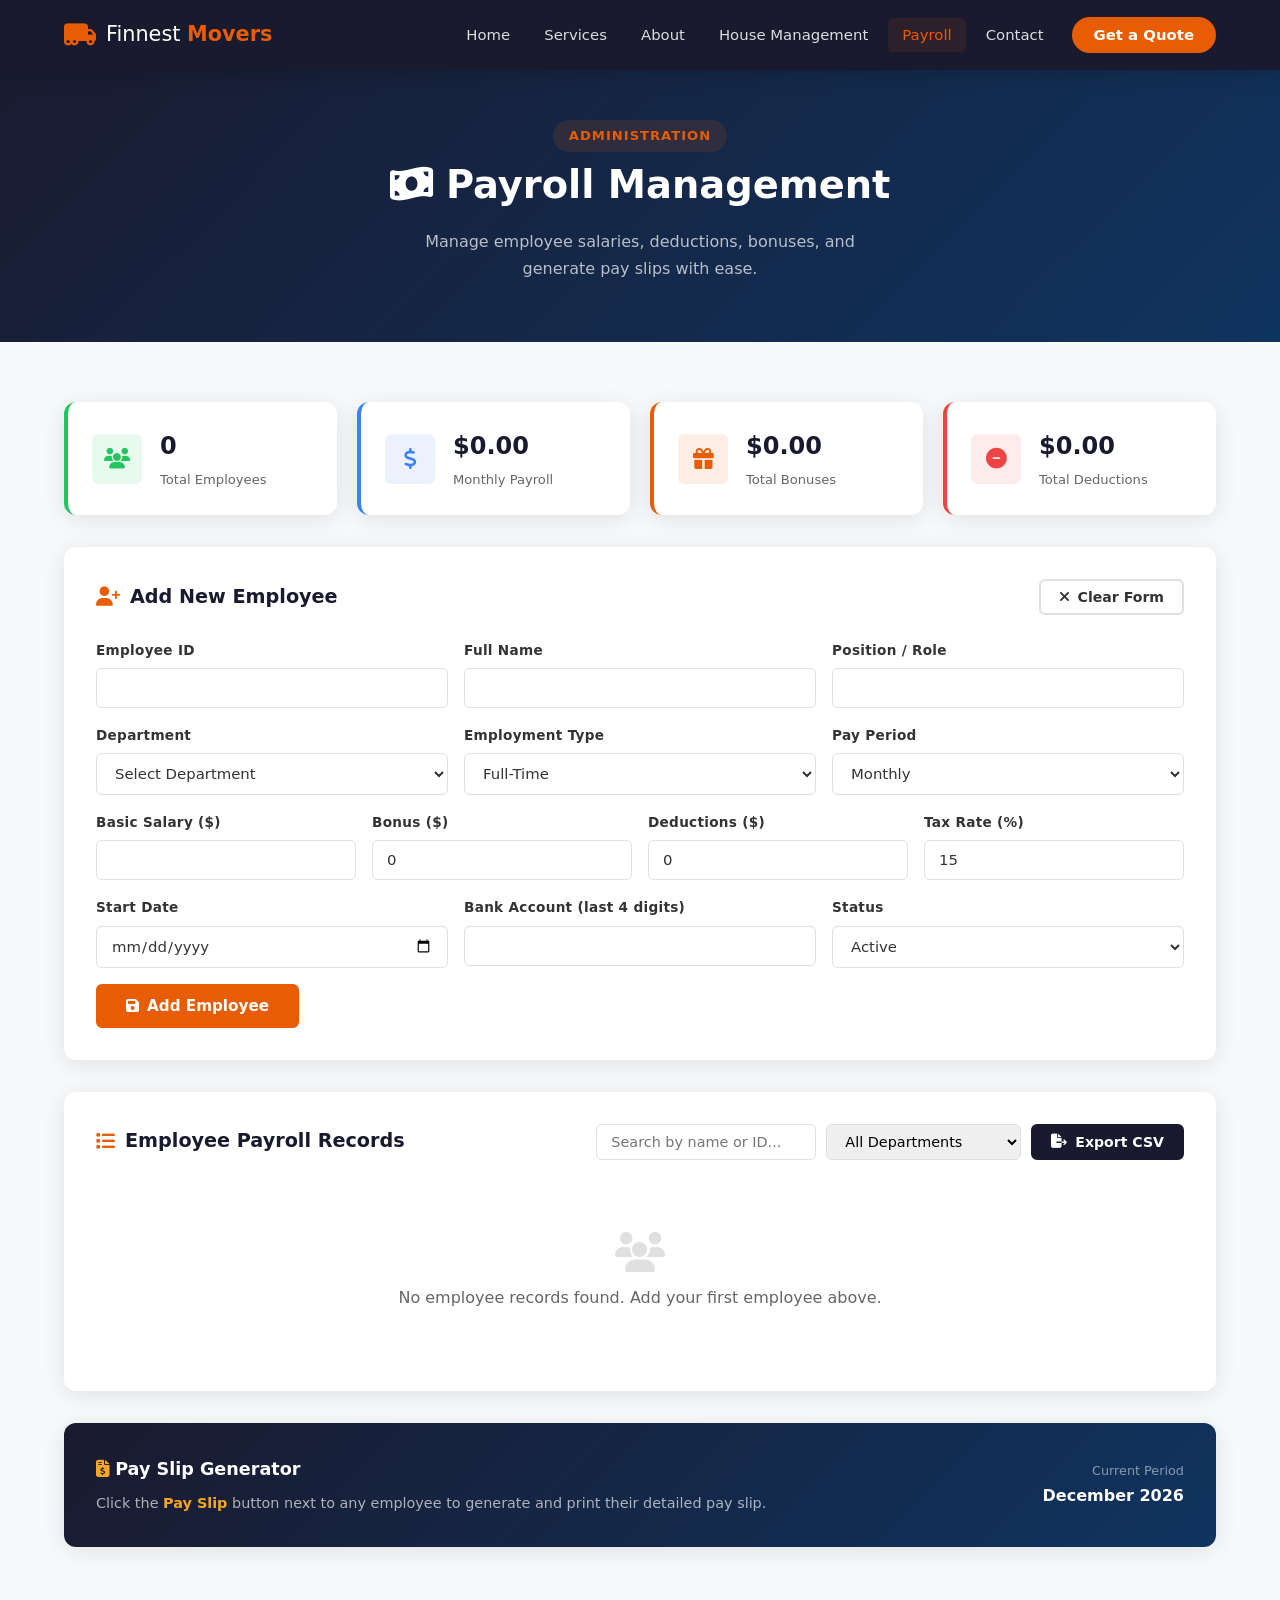
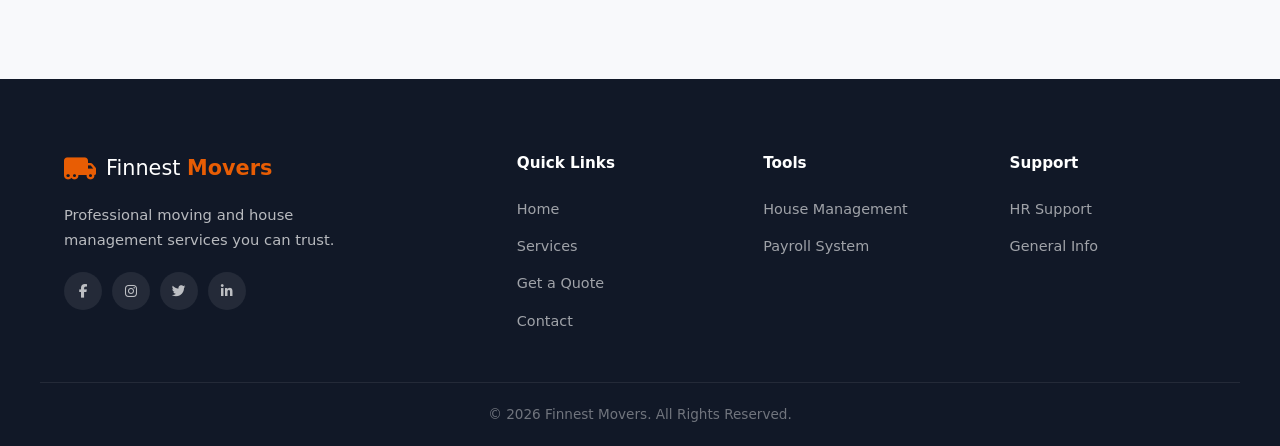
<file: payroll.html>
<!DOCTYPE html>
<html lang="en">
<head>
  <meta charset="UTF-8" />
  <meta name="viewport" content="width=device-width, initial-scale=1.0" />
  <title>Payroll Management - Finnest Movers</title>
  <link rel="stylesheet" href="styles.css" />
  <link rel="stylesheet" href="https://cdnjs.cloudflare.com/ajax/libs/font-awesome/6.5.0/css/all.min.css" />
</head>
<body>

  <!-- ===== NAVIGATION ===== -->
  <nav class="navbar" id="navbar">
    <div class="nav-container">
      <a href="index.html" class="nav-logo">
        <i class="fas fa-truck-moving"></i>
        <span>Finnest <strong>Movers</strong></span>
      </a>
      <ul class="nav-menu" id="navMenu">
        <li><a href="index.html" class="nav-link">Home</a></li>
        <li><a href="index.html#services" class="nav-link">Services</a></li>
        <li><a href="index.html#about" class="nav-link">About</a></li>
        <li><a href="house-management.html" class="nav-link">House Management</a></li>
        <li><a href="payroll.html" class="nav-link active">Payroll</a></li>
        <li><a href="index.html#contact" class="nav-link">Contact</a></li>
        <li><a href="index.html#quote" class="nav-link btn-quote">Get a Quote</a></li>
      </ul>
      <div class="hamburger" id="hamburger">
        <span></span><span></span><span></span>
      </div>
    </div>
  </nav>

  <!-- ===== PAGE HEADER ===== -->
  <div class="page-header">
    <span class="section-tag">Administration</span>
    <h1><i class="fas fa-money-bill-wave"></i> Payroll Management</h1>
    <p>Manage employee salaries, deductions, bonuses, and generate pay slips with ease.</p>
  </div>

  <!-- ===== MAIN CONTENT ===== -->
  <section class="management-section">
    <div class="container">

      <!-- Summary Cards -->
      <div class="summary-cards">
        <div class="summary-card green">
          <div class="summary-icon"><i class="fas fa-users"></i></div>
          <div class="summary-info">
            <h4 id="totalEmployees">0</h4>
            <p>Total Employees</p>
          </div>
        </div>
        <div class="summary-card blue">
          <div class="summary-icon"><i class="fas fa-dollar-sign"></i></div>
          <div class="summary-info">
            <h4 id="totalPayroll">$0</h4>
            <p>Monthly Payroll</p>
          </div>
        </div>
        <div class="summary-card orange">
          <div class="summary-icon"><i class="fas fa-gift"></i></div>
          <div class="summary-info">
            <h4 id="totalBonuses">$0</h4>
            <p>Total Bonuses</p>
          </div>
        </div>
        <div class="summary-card red">
          <div class="summary-icon"><i class="fas fa-minus-circle"></i></div>
          <div class="summary-info">
            <h4 id="totalDeductions">$0</h4>
            <p>Total Deductions</p>
          </div>
        </div>
      </div>

      <!-- Add / Edit Employee Form -->
      <div class="panel">
        <div class="panel-header">
          <h3><i class="fas fa-user-plus"></i> <span id="formTitle">Add New Employee</span></h3>
          <button class="btn btn-outline" id="clearFormBtn" style="color:var(--text);border-color:var(--border);padding:8px 18px;border-radius:6px;font-size:0.88rem;">
            <i class="fas fa-times"></i> Clear Form
          </button>
        </div>
        <form id="employeeForm">
          <input type="hidden" id="editIndex" value="-1" />
          <div class="form-row">
            <div class="form-group">
              <label>Employee ID</label>
              <input type="text" id="empId" placeholder="e.g. FM-001" required />
            </div>
            <div class="form-group">
              <label>Full Name</label>
              <input type="text" id="empName" placeholder="John Doe" required />
            </div>
            <div class="form-group">
              <label>Position / Role</label>
              <input type="text" id="empRole" placeholder="e.g. Truck Driver" required />
            </div>
          </div>
          <div class="form-row">
            <div class="form-group">
              <label>Department</label>
              <select id="empDept" required>
                <option value="">Select Department</option>
                <option>Moving Operations</option>
                <option>Packing & Storage</option>
                <option>House Management</option>
                <option>Administration</option>
                <option>Customer Service</option>
                <option>Logistics</option>
              </select>
            </div>
            <div class="form-group">
              <label>Employment Type</label>
              <select id="empType">
                <option>Full-Time</option>
                <option>Part-Time</option>
                <option>Contract</option>
              </select>
            </div>
            <div class="form-group">
              <label>Pay Period</label>
              <select id="empPeriod">
                <option>Monthly</option>
                <option>Bi-Weekly</option>
                <option>Weekly</option>
              </select>
            </div>
          </div>
          <div class="form-row">
            <div class="form-group">
              <label>Basic Salary ($)</label>
              <input type="number" id="empSalary" placeholder="0.00" min="0" step="0.01" required />
            </div>
            <div class="form-group">
              <label>Bonus ($)</label>
              <input type="number" id="empBonus" placeholder="0.00" min="0" step="0.01" value="0" />
            </div>
            <div class="form-group">
              <label>Deductions ($)</label>
              <input type="number" id="empDeductions" placeholder="0.00" min="0" step="0.01" value="0" />
            </div>
            <div class="form-group">
              <label>Tax Rate (%)</label>
              <input type="number" id="empTax" placeholder="e.g. 15" min="0" max="100" step="0.1" value="15" />
            </div>
          </div>
          <div class="form-row">
            <div class="form-group">
              <label>Start Date</label>
              <input type="date" id="empStartDate" required />
            </div>
            <div class="form-group">
              <label>Bank Account (last 4 digits)</label>
              <input type="text" id="empBank" placeholder="e.g. 4532" maxlength="4" />
            </div>
            <div class="form-group">
              <label>Status</label>
              <select id="empStatus">
                <option>Active</option>
                <option>On Leave</option>
                <option>Terminated</option>
              </select>
            </div>
          </div>
          <div style="display:flex;gap:12px;margin-top:8px;">
            <button type="submit" class="btn btn-primary" style="border-radius:6px;padding:11px 28px;">
              <i class="fas fa-save"></i> <span id="submitBtnText">Add Employee</span>
            </button>
          </div>
        </form>
      </div>

      <!-- Search & Filter -->
      <div class="panel">
        <div class="panel-header">
          <h3><i class="fas fa-list"></i> Employee Payroll Records</h3>
          <div style="display:flex;gap:10px;flex-wrap:wrap;">
            <input type="text" id="searchInput" placeholder="Search by name or ID..." style="padding:8px 14px;border:1.5px solid var(--border);border-radius:6px;font-size:0.9rem;outline:none;min-width:220px;" />
            <select id="filterDept" style="padding:8px 14px;border:1.5px solid var(--border);border-radius:6px;font-size:0.9rem;outline:none;">
              <option value="">All Departments</option>
              <option>Moving Operations</option>
              <option>Packing & Storage</option>
              <option>House Management</option>
              <option>Administration</option>
              <option>Customer Service</option>
              <option>Logistics</option>
            </select>
            <button class="btn btn-secondary" id="exportBtn" style="padding:8px 18px;border-radius:6px;font-size:0.88rem;">
              <i class="fas fa-file-export"></i> Export CSV
            </button>
          </div>
        </div>

        <div class="table-wrapper">
          <table id="payrollTable">
            <thead>
              <tr>
                <th>ID</th>
                <th>Name</th>
                <th>Role</th>
                <th>Department</th>
                <th>Basic Salary</th>
                <th>Bonus</th>
                <th>Deductions</th>
                <th>Tax</th>
                <th>Net Pay</th>
                <th>Status</th>
                <th>Actions</th>
              </tr>
            </thead>
            <tbody id="payrollBody">
              <!-- Rows injected by JS -->
            </tbody>
          </table>
          <div id="emptyPayroll" style="text-align:center;padding:48px;color:var(--text-light);display:none;">
            <i class="fas fa-users" style="font-size:2.5rem;color:var(--border);display:block;margin-bottom:12px;"></i>
            No employee records found. Add your first employee above.
          </div>
        </div>
      </div>

      <!-- Pay Slip Modal Trigger info -->
      <div class="panel" style="background:linear-gradient(135deg,#1a1a2e,#0f3460);color:white;">
        <div style="display:flex;align-items:center;justify-content:space-between;flex-wrap:wrap;gap:16px;">
          <div>
            <h3 style="color:white;font-size:1.1rem;margin-bottom:6px;"><i class="fas fa-file-invoice-dollar" style="color:var(--accent);"></i> Pay Slip Generator</h3>
            <p style="color:rgba(255,255,255,0.65);font-size:0.9rem;">Click the <strong style="color:var(--accent);">Pay Slip</strong> button next to any employee to generate and print their detailed pay slip.</p>
          </div>
          <div style="text-align:right;">
            <p style="color:rgba(255,255,255,0.5);font-size:0.8rem;">Current Period</p>
            <p style="color:white;font-weight:700;" id="currentPeriod"></p>
          </div>
        </div>
      </div>

    </div>
  </section>

  <!-- ===== PAY SLIP MODAL ===== -->
  <div class="modal-overlay" id="paySlipModal" style="display:none;">
    <div class="modal" id="paySlipContent">
      <div class="payslip">
        <div class="payslip-header">
          <div>
            <div class="payslip-logo"><i class="fas fa-truck-moving"></i> Finnest Movers</div>
            <p style="color:rgba(255,255,255,0.7);font-size:0.85rem;">1234 Mover's Lane, Atlanta, GA 30301</p>
          </div>
          <div style="text-align:right;">
            <h2 style="color:white;font-size:1.3rem;">PAY SLIP</h2>
            <p id="slipPeriod" style="color:rgba(255,255,255,0.7);font-size:0.85rem;"></p>
          </div>
        </div>
        <div class="payslip-body">
          <div class="slip-section">
            <h4>Employee Details</h4>
            <div class="slip-grid">
              <div><span>Employee ID</span><strong id="slipId"></strong></div>
              <div><span>Full Name</span><strong id="slipName"></strong></div>
              <div><span>Position</span><strong id="slipRole"></strong></div>
              <div><span>Department</span><strong id="slipDept"></strong></div>
              <div><span>Employment Type</span><strong id="slipType"></strong></div>
              <div><span>Pay Period</span><strong id="slipPayPeriod"></strong></div>
            </div>
          </div>
          <div class="slip-section">
            <h4>Earnings & Deductions</h4>
            <div class="slip-table">
              <div class="slip-row">
                <span>Basic Salary</span>
                <span class="positive" id="slipSalary"></span>
              </div>
              <div class="slip-row">
                <span>Bonus</span>
                <span class="positive" id="slipBonus"></span>
              </div>
              <div class="slip-row">
                <span>Other Deductions</span>
                <span class="negative" id="slipDeductions"></span>
              </div>
              <div class="slip-row">
                <span>Tax (<span id="slipTaxRate"></span>%)</span>
                <span class="negative" id="slipTaxAmt"></span>
              </div>
              <div class="slip-row total">
                <span>NET PAY</span>
                <span id="slipNetPay"></span>
              </div>
            </div>
          </div>
        </div>
        <div class="payslip-footer">
          <p>This is a computer-generated pay slip and does not require a signature.</p>
          <p>For queries, contact hr@finnestmovers.com</p>
        </div>
      </div>
      <div style="display:flex;gap:12px;justify-content:center;margin-top:20px;">
        <button class="btn btn-primary" onclick="window.print()" style="border-radius:6px;padding:10px 24px;">
          <i class="fas fa-print"></i> Print Pay Slip
        </button>
        <button class="btn btn-outline" onclick="closePaySlip()" style="color:var(--text);border-color:var(--border);border-radius:6px;padding:10px 24px;">
          <i class="fas fa-times"></i> Close
        </button>
      </div>
    </div>
  </div>

  <!-- ===== FOOTER ===== -->
  <footer class="footer">
    <div class="container footer-grid">
      <div class="footer-brand">
        <a href="index.html" class="nav-logo"><i class="fas fa-truck-moving"></i><span>Finnest <strong>Movers</strong></span></a>
        <p>Professional moving and house management services you can trust.</p>
        <div class="social-links">
          <a href="#"><i class="fab fa-facebook-f"></i></a>
          <a href="#"><i class="fab fa-instagram"></i></a>
          <a href="#"><i class="fab fa-twitter"></i></a>
          <a href="#"><i class="fab fa-linkedin-in"></i></a>
        </div>
      </div>
      <div class="footer-links">
        <h4>Quick Links</h4>
        <ul>
          <li><a href="index.html">Home</a></li>
          <li><a href="index.html#services">Services</a></li>
          <li><a href="index.html#quote">Get a Quote</a></li>
          <li><a href="index.html#contact">Contact</a></li>
        </ul>
      </div>
      <div class="footer-links">
        <h4>Tools</h4>
        <ul>
          <li><a href="house-management.html">House Management</a></li>
          <li><a href="payroll.html">Payroll System</a></li>
        </ul>
      </div>
      <div class="footer-links">
        <h4>Support</h4>
        <ul>
          <li><a href="mailto:hr@finnestmovers.com">HR Support</a></li>
          <li><a href="mailto:info@finnestmovers.com">General Info</a></li>
        </ul>
      </div>
    </div>
    <div class="footer-bottom">
      <p>&copy; 2026 Finnest Movers. All Rights Reserved.</p>
    </div>
  </footer>

  <!-- Pay Slip extra styles -->
  <style>
    .modal-overlay {
      position: fixed; inset: 0;
      background: rgba(0,0,0,0.65);
      z-index: 2000;
      display: flex;
      align-items: center;
      justify-content: center;
      padding: 20px;
      overflow-y: auto;
    }
    .modal {
      background: var(--bg-light);
      border-radius: var(--radius);
      padding: 32px;
      max-width: 680px;
      width: 100%;
      animation: fadeInUp 0.3s ease;
    }
    .payslip {
      background: var(--white);
      border-radius: var(--radius);
      overflow: hidden;
      box-shadow: var(--shadow);
    }
    .payslip-header {
      background: linear-gradient(135deg, #1a1a2e, #0f3460);
      padding: 28px 32px;
      display: flex;
      justify-content: space-between;
      align-items: flex-start;
      flex-wrap: wrap;
      gap: 16px;
    }
    .payslip-logo {
      color: white;
      font-size: 1.3rem;
      font-weight: 800;
      display: flex;
      align-items: center;
      gap: 10px;
    }
    .payslip-logo i { color: var(--primary); }
    .payslip-body { padding: 28px 32px; }
    .slip-section { margin-bottom: 24px; }
    .slip-section h4 {
      font-size: 0.78rem;
      text-transform: uppercase;
      letter-spacing: 1px;
      color: var(--text-light);
      font-weight: 700;
      margin-bottom: 14px;
      padding-bottom: 8px;
      border-bottom: 1px solid var(--border);
    }
    .slip-grid {
      display: grid;
      grid-template-columns: 1fr 1fr;
      gap: 10px;
    }
    .slip-grid div { display: flex; flex-direction: column; gap: 2px; }
    .slip-grid span { font-size: 0.78rem; color: var(--text-light); }
    .slip-grid strong { font-size: 0.93rem; color: var(--secondary); }
    .slip-table { display: flex; flex-direction: column; gap: 0; border: 1px solid var(--border); border-radius: var(--radius-sm); overflow: hidden; }
    .slip-row {
      display: flex;
      justify-content: space-between;
      padding: 11px 16px;
      font-size: 0.92rem;
      border-bottom: 1px solid var(--border);
    }
    .slip-row:last-child { border-bottom: none; }
    .slip-row.total {
      background: var(--secondary);
      color: white;
      font-weight: 700;
      font-size: 1rem;
    }
    .positive { color: var(--success); font-weight: 600; }
    .negative { color: #ef4444; font-weight: 600; }
    .payslip-footer {
      background: var(--bg-light);
      padding: 16px 32px;
      text-align: center;
      color: var(--text-light);
      font-size: 0.8rem;
      border-top: 1px solid var(--border);
    }
    @media print {
      body * { visibility: hidden; }
      #paySlipContent, #paySlipContent * { visibility: visible; }
      #paySlipContent { position: fixed; inset: 0; background: white; padding: 20px; }
      .modal-overlay { background: white; }
    }
  </style>

  <script src="app.js"></script>
</body>
</html>
</file>
<file: styles.css>
/* =============================================
   FINNEST MOVERS - Main Stylesheet
   ============================================= */

/* --- Reset & Base --- */
*, *::before, *::after {
  box-sizing: border-box;
  margin: 0;
  padding: 0;
}

:root {
  --primary:     #e85d04;
  --primary-dark:#c44d03;
  --secondary:   #1a1a2e;
  --accent:      #f5a623;
  --text:        #333333;
  --text-light:  #666666;
  --bg-light:    #f8f9fb;
  --bg-dark:     #111827;
  --white:       #ffffff;
  --border:      #e0e0e0;
  --success:     #22c55e;
  --shadow:      0 4px 24px rgba(0,0,0,0.10);
  --shadow-lg:   0 8px 40px rgba(0,0,0,0.16);
  --radius:      12px;
  --radius-sm:   6px;
  --transition:  0.3s ease;
  --font:        'Segoe UI', system-ui, -apple-system, sans-serif;
}

html { scroll-behavior: smooth; }

body {
  font-family: var(--font);
  color: var(--text);
  background: var(--white);
  line-height: 1.7;
  overflow-x: hidden;
}

a { text-decoration: none; color: inherit; }
ul { list-style: none; }
img { max-width: 100%; display: block; }
input, select, textarea, button { font-family: var(--font); }

.container {
  max-width: 1200px;
  margin: 0 auto;
  padding: 0 24px;
}

/* =============================================
   NAVBAR
   ============================================= */
.navbar {
  position: fixed;
  top: 0; left: 0; right: 0;
  z-index: 1000;
  background: rgba(26, 26, 46, 0.97);
  backdrop-filter: blur(10px);
  transition: var(--transition);
  box-shadow: 0 2px 20px rgba(0,0,0,0.2);
}

.navbar.scrolled {
  background: var(--secondary);
  box-shadow: 0 4px 24px rgba(0,0,0,0.3);
}

.nav-container {
  max-width: 1200px;
  margin: 0 auto;
  padding: 0 24px;
  display: flex;
  align-items: center;
  justify-content: space-between;
  height: 70px;
}

.nav-logo {
  display: flex;
  align-items: center;
  gap: 10px;
  color: var(--white);
  font-size: 1.3rem;
}

.nav-logo i {
  color: var(--primary);
  font-size: 1.6rem;
}

.nav-logo strong { color: var(--primary); }

.nav-menu {
  display: flex;
  align-items: center;
  gap: 6px;
}

.nav-link {
  color: rgba(255,255,255,0.85);
  padding: 8px 14px;
  border-radius: var(--radius-sm);
  font-size: 0.93rem;
  font-weight: 500;
  transition: var(--transition);
}

.nav-link:hover,
.nav-link.active {
  color: var(--primary);
  background: rgba(232, 93, 4, 0.10);
}

.btn-quote {
  background: var(--primary);
  color: var(--white) !important;
  border-radius: 50px;
  padding: 9px 22px !important;
  font-weight: 600;
  margin-left: 8px;
}

.btn-quote:hover {
  background: var(--primary-dark) !important;
  color: var(--white) !important;
}

.hamburger {
  display: none;
  flex-direction: column;
  gap: 5px;
  cursor: pointer;
  padding: 6px;
}

.hamburger span {
  display: block;
  width: 26px;
  height: 2.5px;
  background: var(--white);
  border-radius: 4px;
  transition: var(--transition);
}

.hamburger.open span:nth-child(1) { transform: translateY(7.5px) rotate(45deg); }
.hamburger.open span:nth-child(2) { opacity: 0; }
.hamburger.open span:nth-child(3) { transform: translateY(-7.5px) rotate(-45deg); }

/* =============================================
   BUTTONS
   ============================================= */
.btn {
  display: inline-flex;
  align-items: center;
  gap: 8px;
  padding: 13px 30px;
  border-radius: 50px;
  font-weight: 600;
  font-size: 0.95rem;
  cursor: pointer;
  border: 2px solid transparent;
  transition: var(--transition);
  text-decoration: none;
}

.btn-primary {
  background: var(--primary);
  color: var(--white);
  border-color: var(--primary);
}

.btn-primary:hover {
  background: var(--primary-dark);
  border-color: var(--primary-dark);
  transform: translateY(-2px);
  box-shadow: 0 6px 20px rgba(232,93,4,0.35);
}

.btn-outline {
  background: transparent;
  color: var(--white);
  border-color: rgba(255,255,255,0.7);
}

.btn-outline:hover {
  background: var(--white);
  color: var(--primary);
  border-color: var(--white);
}

.btn-full { width: 100%; justify-content: center; border-radius: var(--radius-sm); }

.btn-secondary {
  background: var(--secondary);
  color: var(--white);
  border-color: var(--secondary);
}

.btn-secondary:hover {
  background: #2a2a50;
  transform: translateY(-2px);
}

.btn-danger {
  background: #ef4444;
  color: var(--white);
  border-color: #ef4444;
  padding: 8px 16px;
  border-radius: var(--radius-sm);
  font-size: 0.85rem;
}

.btn-danger:hover { background: #dc2626; }

.btn-success {
  background: var(--success);
  color: var(--white);
  border-color: var(--success);
  padding: 8px 16px;
  border-radius: var(--radius-sm);
  font-size: 0.85rem;
}

.btn-success:hover { background: #16a34a; }

/* =============================================
   SECTION HEADERS
   ============================================= */
.section-header {
  text-align: center;
  margin-bottom: 56px;
}

.section-header h2 {
  font-size: 2.2rem;
  font-weight: 700;
  color: var(--secondary);
  margin: 10px 0 14px;
}

.section-header p {
  color: var(--text-light);
  max-width: 560px;
  margin: 0 auto;
  font-size: 1.02rem;
}

.section-header.light h2 { color: var(--white); }
.section-header.light p  { color: rgba(255,255,255,0.78); }

.section-tag {
  display: inline-block;
  background: rgba(232,93,4,0.12);
  color: var(--primary);
  padding: 5px 16px;
  border-radius: 50px;
  font-size: 0.82rem;
  font-weight: 700;
  letter-spacing: 1px;
  text-transform: uppercase;
}

.section-header.light .section-tag {
  background: rgba(255,255,255,0.15);
  color: var(--accent);
}

/* =============================================
   HERO
   ============================================= */
.hero {
  min-height: 100vh;
  background: linear-gradient(135deg, #1a1a2e 0%, #16213e 50%, #0f3460 100%);
  display: flex;
  align-items: center;
  position: relative;
  overflow: hidden;
  padding-top: 70px;
}

.hero::before {
  content: '';
  position: absolute;
  top: -200px; right: -200px;
  width: 600px; height: 600px;
  background: radial-gradient(circle, rgba(232,93,4,0.15) 0%, transparent 70%);
  border-radius: 50%;
}

.hero::after {
  content: '';
  position: absolute;
  bottom: -150px; left: -150px;
  width: 500px; height: 500px;
  background: radial-gradient(circle, rgba(245,166,35,0.10) 0%, transparent 70%);
  border-radius: 50%;
}

.hero-content {
  position: relative;
  z-index: 2;
  max-width: 1200px;
  margin: 0 auto;
  padding: 80px 24px;
}

.hero-content h1 {
  font-size: clamp(2.4rem, 5vw, 3.8rem);
  font-weight: 800;
  color: var(--white);
  line-height: 1.15;
  margin-bottom: 22px;
}

.hero-content h1 span { color: var(--primary); }

.hero-content > p {
  font-size: 1.15rem;
  color: rgba(255,255,255,0.78);
  max-width: 580px;
  margin-bottom: 36px;
}

.hero-buttons {
  display: flex;
  gap: 16px;
  flex-wrap: wrap;
  margin-bottom: 64px;
}

.hero-stats {
  display: flex;
  gap: 48px;
  flex-wrap: wrap;
}

.stat h3 {
  font-size: 2rem;
  font-weight: 800;
  color: var(--primary);
}

.stat p {
  color: rgba(255,255,255,0.65);
  font-size: 0.88rem;
  margin-top: 2px;
}

/* =============================================
   SERVICES
   ============================================= */
.services {
  padding: 100px 0;
  background: var(--bg-light);
}

.services-grid {
  display: grid;
  grid-template-columns: repeat(auto-fit, minmax(300px, 1fr));
  gap: 28px;
}

.service-card {
  background: var(--white);
  border-radius: var(--radius);
  padding: 36px 28px;
  box-shadow: var(--shadow);
  transition: var(--transition);
  border: 1px solid transparent;
  position: relative;
  overflow: hidden;
}

.service-card::before {
  content: '';
  position: absolute;
  bottom: 0; left: 0; right: 0;
  height: 4px;
  background: var(--primary);
  transform: scaleX(0);
  transition: var(--transition);
}

.service-card:hover {
  transform: translateY(-6px);
  box-shadow: var(--shadow-lg);
  border-color: rgba(232,93,4,0.15);
}

.service-card:hover::before { transform: scaleX(1); }

.service-icon {
  width: 60px;
  height: 60px;
  background: rgba(232,93,4,0.1);
  border-radius: var(--radius-sm);
  display: flex;
  align-items: center;
  justify-content: center;
  margin-bottom: 20px;
}

.service-icon i {
  font-size: 1.6rem;
  color: var(--primary);
}

.service-card h3 {
  font-size: 1.15rem;
  font-weight: 700;
  color: var(--secondary);
  margin-bottom: 10px;
}

.service-card p {
  color: var(--text-light);
  font-size: 0.93rem;
  margin-bottom: 20px;
}

.service-link {
  display: inline-flex;
  align-items: center;
  gap: 6px;
  color: var(--primary);
  font-weight: 600;
  font-size: 0.9rem;
  transition: var(--transition);
}

.service-link:hover { gap: 10px; }

/* =============================================
   ABOUT
   ============================================= */
.about {
  padding: 100px 0;
  background: var(--white);
}

.about-container {
  display: grid;
  grid-template-columns: 1fr 1fr;
  gap: 80px;
  align-items: center;
}

.about-image {
  position: relative;
}

.about-img-placeholder {
  width: 100%;
  aspect-ratio: 4/3;
  background: linear-gradient(135deg, var(--secondary) 0%, #0f3460 100%);
  border-radius: var(--radius);
  display: flex;
  align-items: center;
  justify-content: center;
  box-shadow: var(--shadow-lg);
}

.about-img-placeholder i {
  font-size: 6rem;
  color: rgba(255,255,255,0.15);
}

.about-badge {
  position: absolute;
  bottom: -20px;
  right: -20px;
  background: var(--primary);
  color: var(--white);
  padding: 16px 20px;
  border-radius: var(--radius);
  display: flex;
  align-items: center;
  gap: 10px;
  box-shadow: var(--shadow);
  font-size: 0.88rem;
  font-weight: 600;
}

.about-badge i { font-size: 1.4rem; }

.about-content h2 {
  font-size: 2rem;
  font-weight: 700;
  color: var(--secondary);
  margin: 10px 0 18px;
}

.about-content > p {
  color: var(--text-light);
  margin-bottom: 14px;
}

.about-features {
  display: grid;
  grid-template-columns: 1fr 1fr;
  gap: 10px;
  margin: 24px 0 32px;
}

.feature {
  display: flex;
  align-items: center;
  gap: 8px;
  font-weight: 500;
  font-size: 0.93rem;
}

.feature i { color: var(--success); }

/* =============================================
   TESTIMONIALS
   ============================================= */
.testimonials {
  padding: 100px 0;
  background: var(--bg-light);
}

.testimonials-grid {
  display: grid;
  grid-template-columns: repeat(auto-fit, minmax(300px, 1fr));
  gap: 28px;
}

.testimonial-card {
  background: var(--white);
  border-radius: var(--radius);
  padding: 32px;
  box-shadow: var(--shadow);
  transition: var(--transition);
}

.testimonial-card:hover {
  transform: translateY(-4px);
  box-shadow: var(--shadow-lg);
}

.stars {
  color: var(--accent);
  font-size: 1.2rem;
  margin-bottom: 14px;
}

.testimonial-card p {
  color: var(--text-light);
  font-style: italic;
  margin-bottom: 18px;
  line-height: 1.7;
}

.client {
  color: var(--secondary);
  font-size: 0.9rem;
}

/* =============================================
   QUOTE SECTION
   ============================================= */
.quote-section {
  padding: 100px 0;
  background: linear-gradient(135deg, #1a1a2e 0%, #0f3460 100%);
  position: relative;
}

.quote-form {
  background: rgba(255,255,255,0.07);
  backdrop-filter: blur(10px);
  border: 1px solid rgba(255,255,255,0.12);
  border-radius: var(--radius);
  padding: 48px;
  max-width: 860px;
  margin: 0 auto;
}

.form-row {
  display: grid;
  grid-template-columns: 1fr 1fr;
  gap: 20px;
  margin-bottom: 20px;
}

.form-group {
  display: flex;
  flex-direction: column;
  gap: 6px;
}

.form-group label {
  color: rgba(255,255,255,0.8);
  font-size: 0.88rem;
  font-weight: 600;
  letter-spacing: 0.3px;
}

.form-group input,
.form-group select {
  padding: 12px 16px;
  border-radius: var(--radius-sm);
  border: 1.5px solid rgba(255,255,255,0.2);
  background: rgba(255,255,255,0.09);
  color: var(--white);
  font-size: 0.95rem;
  transition: var(--transition);
  outline: none;
}

.form-group input::placeholder { color: rgba(255,255,255,0.4); }

.form-group input:focus,
.form-group select:focus {
  border-color: var(--primary);
  background: rgba(255,255,255,0.13);
}

.form-group select option { background: var(--secondary); color: var(--white); }

.quote-form .btn-primary { margin-top: 10px; font-size: 1rem; }

.form-success {
  display: none;
  text-align: center;
  color: var(--success);
  font-weight: 600;
  padding: 14px;
  margin-top: 16px;
  background: rgba(34,197,94,0.12);
  border-radius: var(--radius-sm);
  gap: 8px;
  align-items: center;
  justify-content: center;
}

.form-success.visible {
  display: flex;
}

/* =============================================
   CONTACT
   ============================================= */
.contact {
  padding: 100px 0;
  background: var(--white);
}

.contact-grid {
  display: grid;
  grid-template-columns: 1fr 1fr;
  gap: 60px;
  align-items: center;
}

.contact-info h2 {
  font-size: 2rem;
  font-weight: 700;
  color: var(--secondary);
  margin: 10px 0 28px;
}

.contact-item {
  display: flex;
  gap: 16px;
  align-items: flex-start;
  margin-bottom: 22px;
}

.contact-item i {
  width: 44px;
  height: 44px;
  background: rgba(232,93,4,0.1);
  color: var(--primary);
  border-radius: var(--radius-sm);
  display: flex;
  align-items: center;
  justify-content: center;
  font-size: 1rem;
  flex-shrink: 0;
  margin-top: 2px;
}

.contact-item strong { display: block; color: var(--secondary); margin-bottom: 2px; }
.contact-item p { color: var(--text-light); font-size: 0.93rem; margin: 0; }

.map-placeholder {
  width: 100%;
  height: 340px;
  background: linear-gradient(135deg, var(--secondary) 0%, #0f3460 100%);
  border-radius: var(--radius);
  display: flex;
  flex-direction: column;
  align-items: center;
  justify-content: center;
  gap: 14px;
  color: rgba(255,255,255,0.6);
  font-size: 1rem;
  box-shadow: var(--shadow);
}

.map-placeholder i { font-size: 3.5rem; color: var(--primary); }

/* =============================================
   FOOTER
   ============================================= */
.footer {
  background: var(--bg-dark);
  color: rgba(255,255,255,0.7);
  padding: 72px 0 0;
}

.footer-grid {
  display: grid;
  grid-template-columns: 2fr 1fr 1fr 1fr;
  gap: 40px;
  padding-bottom: 48px;
  border-bottom: 1px solid rgba(255,255,255,0.08);
}

.footer-brand .nav-logo { margin-bottom: 16px; }
.footer-brand p { font-size: 0.92rem; line-height: 1.7; max-width: 280px; }

.social-links {
  display: flex;
  gap: 10px;
  margin-top: 20px;
}

.social-links a {
  width: 38px; height: 38px;
  background: rgba(255,255,255,0.08);
  border-radius: 50%;
  display: flex;
  align-items: center;
  justify-content: center;
  color: rgba(255,255,255,0.7);
  transition: var(--transition);
  font-size: 0.85rem;
}

.social-links a:hover {
  background: var(--primary);
  color: var(--white);
  transform: translateY(-3px);
}

.footer-links h4 {
  color: var(--white);
  font-size: 0.95rem;
  margin-bottom: 18px;
  font-weight: 700;
}

.footer-links ul { display: flex; flex-direction: column; gap: 10px; }

.footer-links a {
  color: rgba(255,255,255,0.6);
  font-size: 0.9rem;
  transition: var(--transition);
}

.footer-links a:hover { color: var(--primary); padding-left: 6px; }

.footer-bottom {
  text-align: center;
  padding: 20px;
  color: rgba(255,255,255,0.4);
  font-size: 0.85rem;
}

/* =============================================
   PAGE HEADERS (inner pages)
   ============================================= */
.page-header {
  background: linear-gradient(135deg, #1a1a2e 0%, #0f3460 100%);
  padding: 120px 24px 60px;
  text-align: center;
  color: var(--white);
}

.page-header h1 {
  font-size: 2.4rem;
  font-weight: 800;
  margin-bottom: 10px;
}

.page-header p {
  color: rgba(255,255,255,0.7);
  max-width: 500px;
  margin: 0 auto;
}

/* =============================================
   MANAGEMENT PANEL (shared by payroll & house)
   ============================================= */
.management-section {
  padding: 60px 0 100px;
  background: var(--bg-light);
  min-height: 80vh;
}

.panel {
  background: var(--white);
  border-radius: var(--radius);
  box-shadow: var(--shadow);
  padding: 32px;
  margin-bottom: 32px;
}

.panel-header {
  display: flex;
  align-items: center;
  justify-content: space-between;
  margin-bottom: 24px;
  flex-wrap: wrap;
  gap: 12px;
}

.panel-header h3 {
  font-size: 1.2rem;
  font-weight: 700;
  color: var(--secondary);
  display: flex;
  align-items: center;
  gap: 10px;
}

.panel-header h3 i { color: var(--primary); }

/* Form styles (light bg panels) */
.panel .form-row {
  display: grid;
  grid-template-columns: repeat(auto-fit, minmax(200px, 1fr));
  gap: 16px;
  margin-bottom: 16px;
}

.panel .form-group label {
  color: var(--text);
  font-size: 0.85rem;
  font-weight: 600;
}

.panel .form-group input,
.panel .form-group select {
  padding: 10px 14px;
  border-radius: var(--radius-sm);
  border: 1.5px solid var(--border);
  background: var(--white);
  color: var(--text);
  font-size: 0.93rem;
  transition: var(--transition);
  outline: none;
}

.panel .form-group input:focus,
.panel .form-group select:focus {
  border-color: var(--primary);
  box-shadow: 0 0 0 3px rgba(232,93,4,0.1);
}

/* Tables */
.table-wrapper {
  overflow-x: auto;
}

table {
  width: 100%;
  border-collapse: collapse;
  font-size: 0.9rem;
}

thead th {
  background: var(--bg-light);
  color: var(--secondary);
  font-weight: 700;
  padding: 12px 14px;
  text-align: left;
  border-bottom: 2px solid var(--border);
  white-space: nowrap;
}

tbody tr {
  border-bottom: 1px solid var(--border);
  transition: var(--transition);
}

tbody tr:hover { background: rgba(232,93,4,0.04); }

tbody td {
  padding: 12px 14px;
  color: var(--text);
  vertical-align: middle;
}

/* Status badges */
.badge {
  display: inline-block;
  padding: 4px 12px;
  border-radius: 50px;
  font-size: 0.78rem;
  font-weight: 700;
  text-transform: uppercase;
  letter-spacing: 0.5px;
}

.badge-success { background: rgba(34,197,94,0.12);  color: #16a34a; }
.badge-warning { background: rgba(245,158,11,0.12); color: #d97706; }
.badge-danger  { background: rgba(239,68,68,0.12);  color: #dc2626; }
.badge-info    { background: rgba(59,130,246,0.12); color: #2563eb; }

/* Summary cards */
.summary-cards {
  display: grid;
  grid-template-columns: repeat(auto-fit, minmax(200px, 1fr));
  gap: 20px;
  margin-bottom: 32px;
}

.summary-card {
  background: var(--white);
  border-radius: var(--radius);
  padding: 24px;
  box-shadow: var(--shadow);
  display: flex;
  align-items: center;
  gap: 18px;
  border-left: 4px solid var(--primary);
}

.summary-card.green  { border-left-color: var(--success); }
.summary-card.blue   { border-left-color: #3b82f6; }
.summary-card.orange { border-left-color: var(--primary); }
.summary-card.red    { border-left-color: #ef4444; }

.summary-icon {
  width: 50px; height: 50px;
  border-radius: var(--radius-sm);
  display: flex;
  align-items: center;
  justify-content: center;
  font-size: 1.3rem;
  flex-shrink: 0;
}

.summary-card.green  .summary-icon { background: rgba(34,197,94,0.1);  color: var(--success); }
.summary-card.blue   .summary-icon { background: rgba(59,130,246,0.1); color: #3b82f6; }
.summary-card.orange .summary-icon { background: rgba(232,93,4,0.1);   color: var(--primary); }
.summary-card.red    .summary-icon { background: rgba(239,68,68,0.1);  color: #ef4444; }

.summary-info h4 {
  font-size: 1.5rem;
  font-weight: 800;
  color: var(--secondary);
}

.summary-info p {
  font-size: 0.82rem;
  color: var(--text-light);
  margin-top: 2px;
}

.table-actions { display: flex; gap: 6px; }

/* =============================================
   RESPONSIVE
   ============================================= */
@media (max-width: 1024px) {
  .about-container { grid-template-columns: 1fr; gap: 40px; }
  .about-image { max-width: 480px; margin: 0 auto; }
  .footer-grid { grid-template-columns: 1fr 1fr; }
  .contact-grid { grid-template-columns: 1fr; }
}

@media (max-width: 768px) {
  .nav-menu {
    position: fixed;
    top: 70px; left: 0; right: 0;
    background: var(--secondary);
    flex-direction: column;
    padding: 24px;
    gap: 4px;
    transform: translateY(-110%);
    transition: transform 0.35s ease;
    border-bottom: 3px solid var(--primary);
    z-index: 999;
  }

  .nav-menu.open { transform: translateY(0); }

  .nav-link { width: 100%; padding: 12px 16px; }
  .btn-quote { margin-left: 0; text-align: center; }
  .hamburger { display: flex; }

  .hero-content h1 { font-size: 2rem; }
  .hero-stats { gap: 28px; }

  .section-header h2 { font-size: 1.7rem; }

  .form-row { grid-template-columns: 1fr; }
  .quote-form { padding: 28px 20px; }

  .footer-grid { grid-template-columns: 1fr; }
  .about-features { grid-template-columns: 1fr; }

  .panel { padding: 20px; }
  .panel-header { flex-direction: column; align-items: flex-start; }

  .summary-cards { grid-template-columns: 1fr 1fr; }
}

@media (max-width: 480px) {
  .hero-buttons { flex-direction: column; }
  .hero-buttons .btn { width: 100%; justify-content: center; }
  .summary-cards { grid-template-columns: 1fr; }
  .services-grid { grid-template-columns: 1fr; }
  .testimonials-grid { grid-template-columns: 1fr; }
}

/* =============================================
   ANIMATIONS
   ============================================= */
@keyframes fadeInUp {
  from { opacity: 0; transform: translateY(30px); }
  to   { opacity: 1; transform: translateY(0); }
}

.hero-content { animation: fadeInUp 0.8s ease forwards; }

.service-card,
.testimonial-card,
.summary-card {
  animation: fadeInUp 0.5s ease both;
}


/* =============================================
   LOGIN PAGE
   ============================================= */
.login-body {
  background: var(--bg-dark);
  min-height: 100vh;
  display: flex;
  align-items: stretch;
}

.login-page {
  display: flex;
  width: 100%;
  min-height: 100vh;
}

/* Left branding panel */
.login-left {
  flex: 1;
  background: linear-gradient(135deg, #1a1a2e 0%, #0f3460 60%, #e85d04 150%);
  padding: 60px 48px;
  display: flex;
  flex-direction: column;
  justify-content: space-between;
  position: relative;
  overflow: hidden;
}

.login-left::before {
  content: '';
  position: absolute;
  top: -120px; right: -120px;
  width: 400px; height: 400px;
  background: radial-gradient(circle, rgba(232,93,4,0.2) 0%, transparent 70%);
  border-radius: 50%;
}

.login-left::after {
  content: '';
  position: absolute;
  bottom: -100px; left: -100px;
  width: 300px; height: 300px;
  background: radial-gradient(circle, rgba(245,166,35,0.12) 0%, transparent 70%);
  border-radius: 50%;
}

.login-brand { position: relative; z-index: 1; }

.login-logo {
  width: 72px; height: 72px;
  background: var(--primary);
  border-radius: 18px;
  display: flex;
  align-items: center;
  justify-content: center;
  font-size: 2rem;
  color: white;
  margin-bottom: 24px;
  box-shadow: 0 8px 24px rgba(232,93,4,0.4);
}

.login-brand h1 {
  color: white;
  font-size: 2.2rem;
  font-weight: 800;
  margin-bottom: 10px;
}

.login-brand h1 span { color: var(--primary); }

.login-brand p {
  color: rgba(255,255,255,0.65);
  font-size: 1rem;
  max-width: 320px;
}

.login-features {
  display: flex;
  flex-direction: column;
  gap: 24px;
  position: relative;
  z-index: 1;
  margin-top: 48px;
}

.login-feature {
  display: flex;
  align-items: flex-start;
  gap: 16px;
}

.login-feature > i {
  width: 44px; height: 44px;
  background: rgba(255,255,255,0.1);
  border-radius: 10px;
  display: flex;
  align-items: center;
  justify-content: center;
  font-size: 1.1rem;
  color: var(--accent);
  flex-shrink: 0;
}

.login-feature strong {
  display: block;
  color: white;
  font-size: 0.95rem;
  margin-bottom: 3px;
}

.login-feature p {
  color: rgba(255,255,255,0.55);
  font-size: 0.85rem;
  margin: 0;
}

.login-left-footer {
  color: rgba(255,255,255,0.35);
  font-size: 0.8rem;
  position: relative;
  z-index: 1;
  margin-top: 48px;
}

/* Right login form panel */
.login-right {
  width: 480px;
  background: var(--white);
  display: flex;
  align-items: center;
  justify-content: center;
  padding: 48px 40px;
}

.login-box { width: 100%; max-width: 380px; }

.login-mobile-logo {
  display: none;
  align-items: center;
  gap: 10px;
  color: var(--secondary);
  font-size: 1.2rem;
  font-weight: 700;
  margin-bottom: 28px;
}

.login-mobile-logo i { color: var(--primary); font-size: 1.5rem; }
.login-mobile-logo strong { color: var(--primary); }

.login-box h2 {
  font-size: 1.8rem;
  font-weight: 800;
  color: var(--secondary);
  margin-bottom: 8px;
}

.login-subtitle {
  color: var(--text-light);
  font-size: 0.93rem;
  margin-bottom: 28px;
}

/* Alert */
.login-alert {
  padding: 12px 16px;
  border-radius: var(--radius-sm);
  font-size: 0.88rem;
  font-weight: 600;
  margin-bottom: 18px;
  display: flex;
  align-items: center;
  gap: 8px;
}

.login-alert.error {
  background: rgba(239,68,68,0.1);
  color: #dc2626;
  border: 1px solid rgba(239,68,68,0.2);
}

.login-alert.success {
  background: rgba(34,197,94,0.1);
  color: #16a34a;
  border: 1px solid rgba(34,197,94,0.2);
}

/* Form groups */
.login-form-group {
  margin-bottom: 18px;
}

.login-form-group label {
  display: block;
  font-size: 0.86rem;
  font-weight: 600;
  color: var(--text);
  margin-bottom: 7px;
}

.input-icon-wrap {
  position: relative;
  display: flex;
  align-items: center;
}

.input-icon-wrap > i {
  position: absolute;
  left: 14px;
  color: var(--text-light);
  font-size: 0.9rem;
  pointer-events: none;
}

.input-icon-wrap input {
  width: 100%;
  padding: 12px 14px 12px 40px;
  border: 1.5px solid var(--border);
  border-radius: var(--radius-sm);
  font-size: 0.95rem;
  color: var(--text);
  background: var(--white);
  transition: var(--transition);
  outline: none;
}

.input-icon-wrap input:focus {
  border-color: var(--primary);
  box-shadow: 0 0 0 3px rgba(232,93,4,0.1);
}

.toggle-pass {
  position: absolute;
  right: 12px;
  background: none;
  border: none;
  color: var(--text-light);
  cursor: pointer;
  padding: 4px;
  font-size: 0.9rem;
  transition: var(--transition);
}

.toggle-pass:hover { color: var(--primary); }

/* Options row */
.login-options {
  display: flex;
  align-items: center;
  justify-content: space-between;
  margin-bottom: 22px;
  font-size: 0.85rem;
}

.remember-me {
  display: flex;
  align-items: center;
  gap: 7px;
  cursor: pointer;
  color: var(--text);
}

.remember-me input[type="checkbox"] {
  width: 15px; height: 15px;
  accent-color: var(--primary);
}

.forgot-link {
  color: var(--primary);
  font-weight: 600;
  transition: var(--transition);
}

.forgot-link:hover { color: var(--primary-dark); text-decoration: underline; }

.login-btn { font-size: 1rem; border-radius: var(--radius-sm); padding: 13px; }

/* Divider */
.login-divider {
  text-align: center;
  position: relative;
  margin: 24px 0 18px;
}

.login-divider::before,
.login-divider::after {
  content: '';
  position: absolute;
  top: 50%;
  width: 42%;
  height: 1px;
  background: var(--border);
}

.login-divider::before { left: 0; }
.login-divider::after  { right: 0; }

.login-divider span {
  background: var(--white);
  padding: 0 12px;
  font-size: 0.78rem;
  color: var(--text-light);
  font-weight: 600;
  text-transform: uppercase;
  letter-spacing: 0.5px;
}

/* Demo accounts */
.demo-accounts {
  display: flex;
  flex-direction: column;
  gap: 8px;
  margin-bottom: 24px;
}

.demo-card {
  display: flex;
  align-items: center;
  gap: 12px;
  padding: 11px 14px;
  border: 1.5px solid var(--border);
  border-radius: var(--radius-sm);
  cursor: pointer;
  transition: var(--transition);
}

.demo-card:hover {
  border-color: var(--primary);
  background: rgba(232,93,4,0.04);
}

.demo-card i {
  width: 34px; height: 34px;
  background: rgba(232,93,4,0.1);
  color: var(--primary);
  border-radius: 8px;
  display: flex;
  align-items: center;
  justify-content: center;
  font-size: 0.9rem;
  flex-shrink: 0;
}

.demo-card strong { display: block; font-size: 0.88rem; color: var(--secondary); }
.demo-card small  { color: var(--text-light); font-size: 0.78rem; }

.login-back {
  text-align: center;
  font-size: 0.85rem;
}

.login-back a {
  color: var(--text-light);
  display: inline-flex;
  align-items: center;
  gap: 6px;
  transition: var(--transition);
}

.login-back a:hover { color: var(--primary); }

/* Login responsive */
@media (max-width: 900px) {
  .login-left { display: none; }
  .login-right { width: 100%; }
  .login-mobile-logo { display: flex; }
}

@media (max-width: 480px) {
  .login-right { padding: 32px 20px; }
}

/* =============================================
   QUICK LINKS DASHBOARD (homepage)
   ============================================= */
.quick-links-section {
  background: var(--secondary);
  padding: 28px 0;
}

.quick-links-grid {
  display: flex;
  gap: 12px;
  justify-content: center;
  flex-wrap: wrap;
}

.quick-link-card {
  display: flex;
  flex-direction: column;
  align-items: center;
  gap: 8px;
  background: rgba(255,255,255,0.07);
  border: 1.5px solid rgba(255,255,255,0.1);
  border-radius: var(--radius);
  padding: 18px 24px;
  color: rgba(255,255,255,0.85);
  font-size: 0.82rem;
  font-weight: 600;
  min-width: 100px;
  transition: var(--transition);
  cursor: pointer;
}

.quick-link-card i {
  font-size: 1.4rem;
  color: var(--primary);
}

.quick-link-card:hover {
  background: rgba(232,93,4,0.18);
  border-color: var(--primary);
  color: white;
  transform: translateY(-3px);
}

/* =============================================
   EMBEDDED SECTIONS (homepage)
   ============================================= */
.embedded-section {
  padding: 80px 0;
  background: var(--bg-light);
}

.embedded-section.alt-bg {
  background: var(--white);
}

/* Inline tabs (inside embedded sections) */
.inline-tabs-bar {
  display: flex;
  gap: 4px;
  margin-bottom: 32px;
  overflow-x: auto;
  border-bottom: 2px solid var(--border);
  padding-bottom: 0;
}

.inline-tab {
  padding: 12px 22px;
  background: none;
  border: none;
  border-bottom: 3px solid transparent;
  font-size: 0.9rem;
  font-weight: 600;
  color: var(--text-light);
  cursor: pointer;
  transition: var(--transition);
  white-space: nowrap;
  display: flex;
  align-items: center;
  gap: 7px;
  margin-bottom: -2px;
}

.inline-tab:hover  { color: var(--primary); background: rgba(232,93,4,0.05); }
.inline-tab.active { color: var(--primary); border-bottom-color: var(--primary); }
.inline-tab i      { font-size: 0.85rem; }

.inline-tab-content { display: block; }

/* Payment total box (also used in payment.html inline styles but define here globally) */
.payment-total-box {
  background: var(--bg-light);
  border-radius: var(--radius-sm);
  padding: 16px;
  border: 1px solid var(--border);
}

.ptb-row {
  display: flex;
  justify-content: space-between;
  padding: 6px 0;
  font-size: 0.9rem;
  color: var(--text-light);
}

.ptb-row.total {
  border-top: 2px solid var(--border);
  margin-top: 8px;
  padding-top: 12px;
  font-weight: 700;
  font-size: 1.05rem;
  color: var(--secondary);
}

/* =============================================
   UPDATED NAVBAR (login button variant)
   ============================================= */
.navbar .btn-quote i { margin-right: 4px; font-size: 0.8rem; }

/* User badge shown after login */
.nav-user-badge {
  display: inline-flex;
  align-items: center;
  gap: 8px;
  background: rgba(255,255,255,0.1);
  border: 1px solid rgba(255,255,255,0.2);
  border-radius: 50px;
  padding: 6px 14px;
  color: white;
  font-size: 0.85rem;
  font-weight: 600;
}

.nav-user-badge i { color: var(--accent); }

.nav-logout-btn {
  background: rgba(239,68,68,0.15);
  border: 1px solid rgba(239,68,68,0.3);
  border-radius: 50px;
  padding: 6px 14px;
  color: #fca5a5;
  font-size: 0.82rem;
  font-weight: 600;
  cursor: pointer;
  transition: var(--transition);
  display: inline-flex;
  align-items: center;
  gap: 6px;
}

.nav-logout-btn:hover { background: rgba(239,68,68,0.3); color: white; }

/* =============================================
   RESPONSIVE ADDITIONS
   ============================================= */
@media (max-width: 768px) {
  .quick-links-grid { gap: 8px; }
  .quick-link-card  { padding: 14px 16px; min-width: 80px; font-size: 0.78rem; }
  .quick-link-card i { font-size: 1.2rem; }
  .embedded-section { padding: 56px 0; }
  .inline-tab { padding: 10px 14px; font-size: 0.82rem; }
  .pay-grid   { grid-template-columns: 1fr !important; }
}

@media (max-width: 480px) {
  .quick-links-grid { justify-content: flex-start; }
}
</file>
